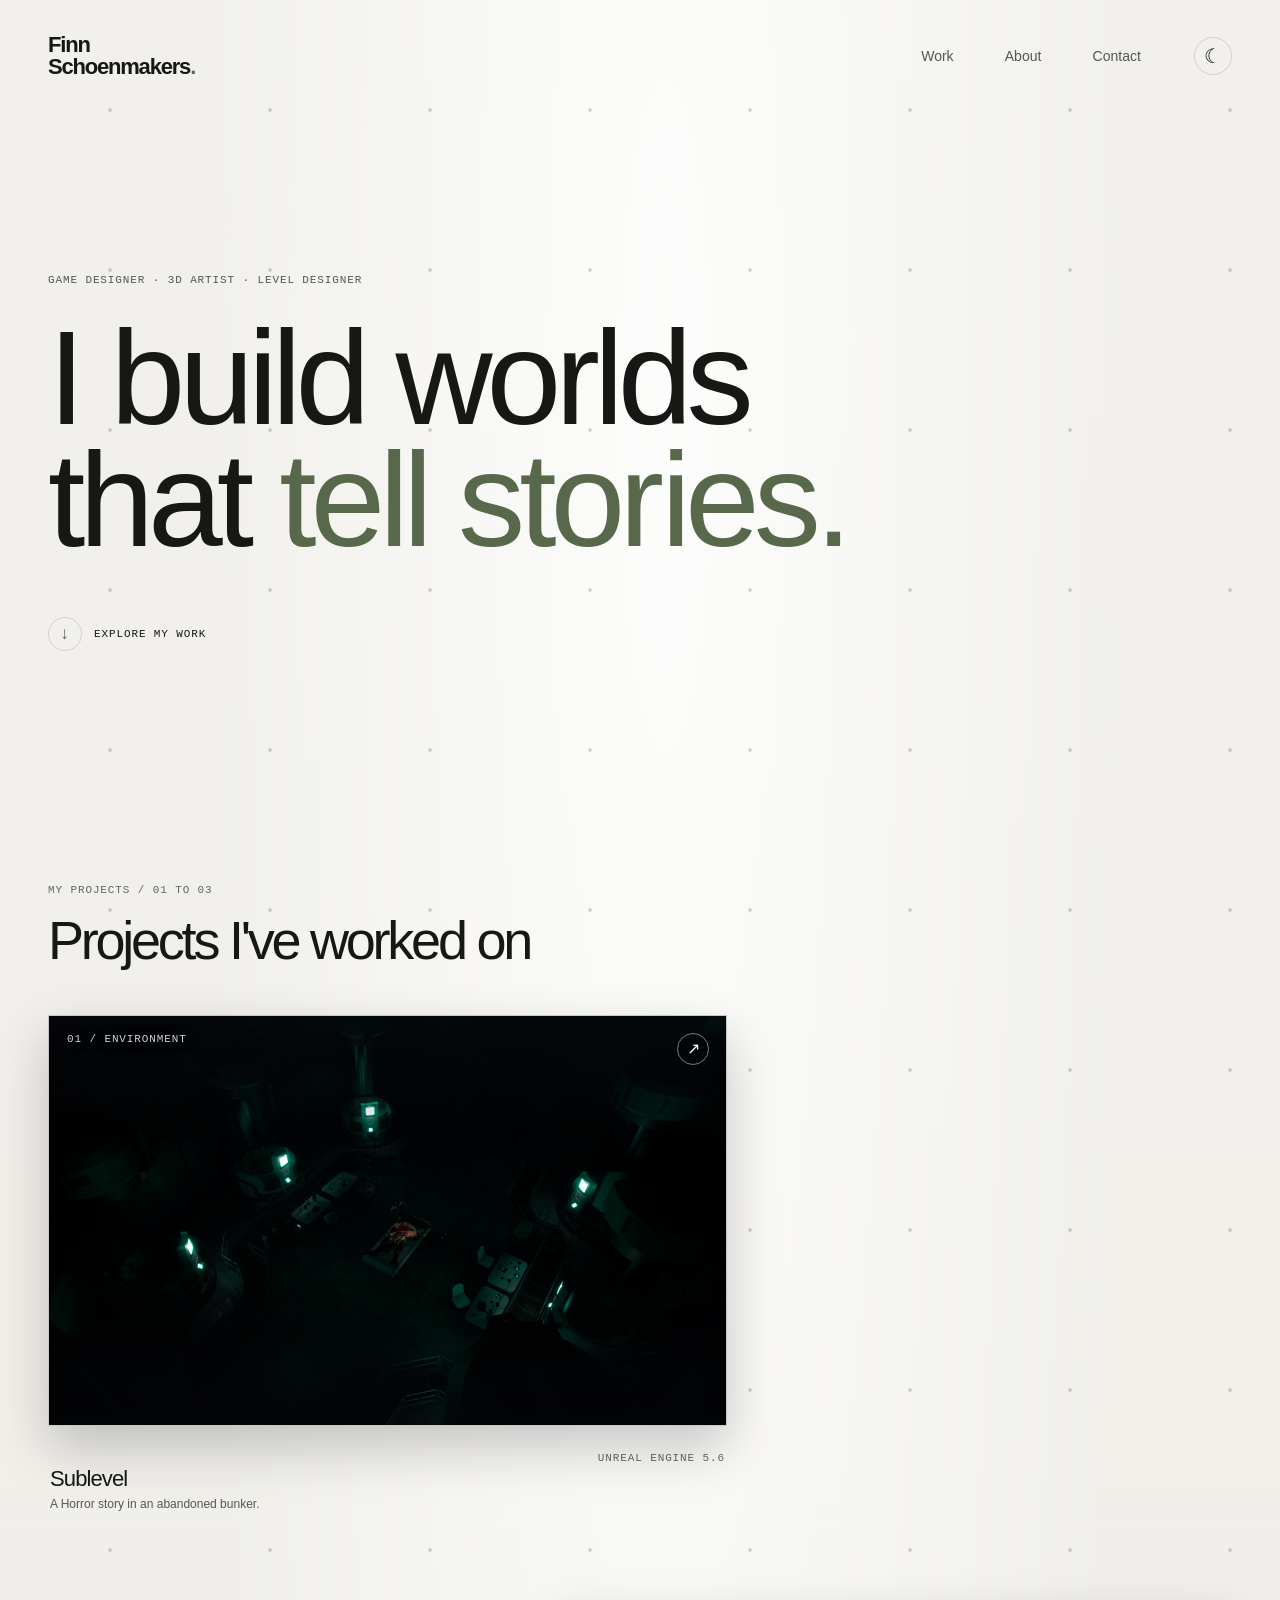
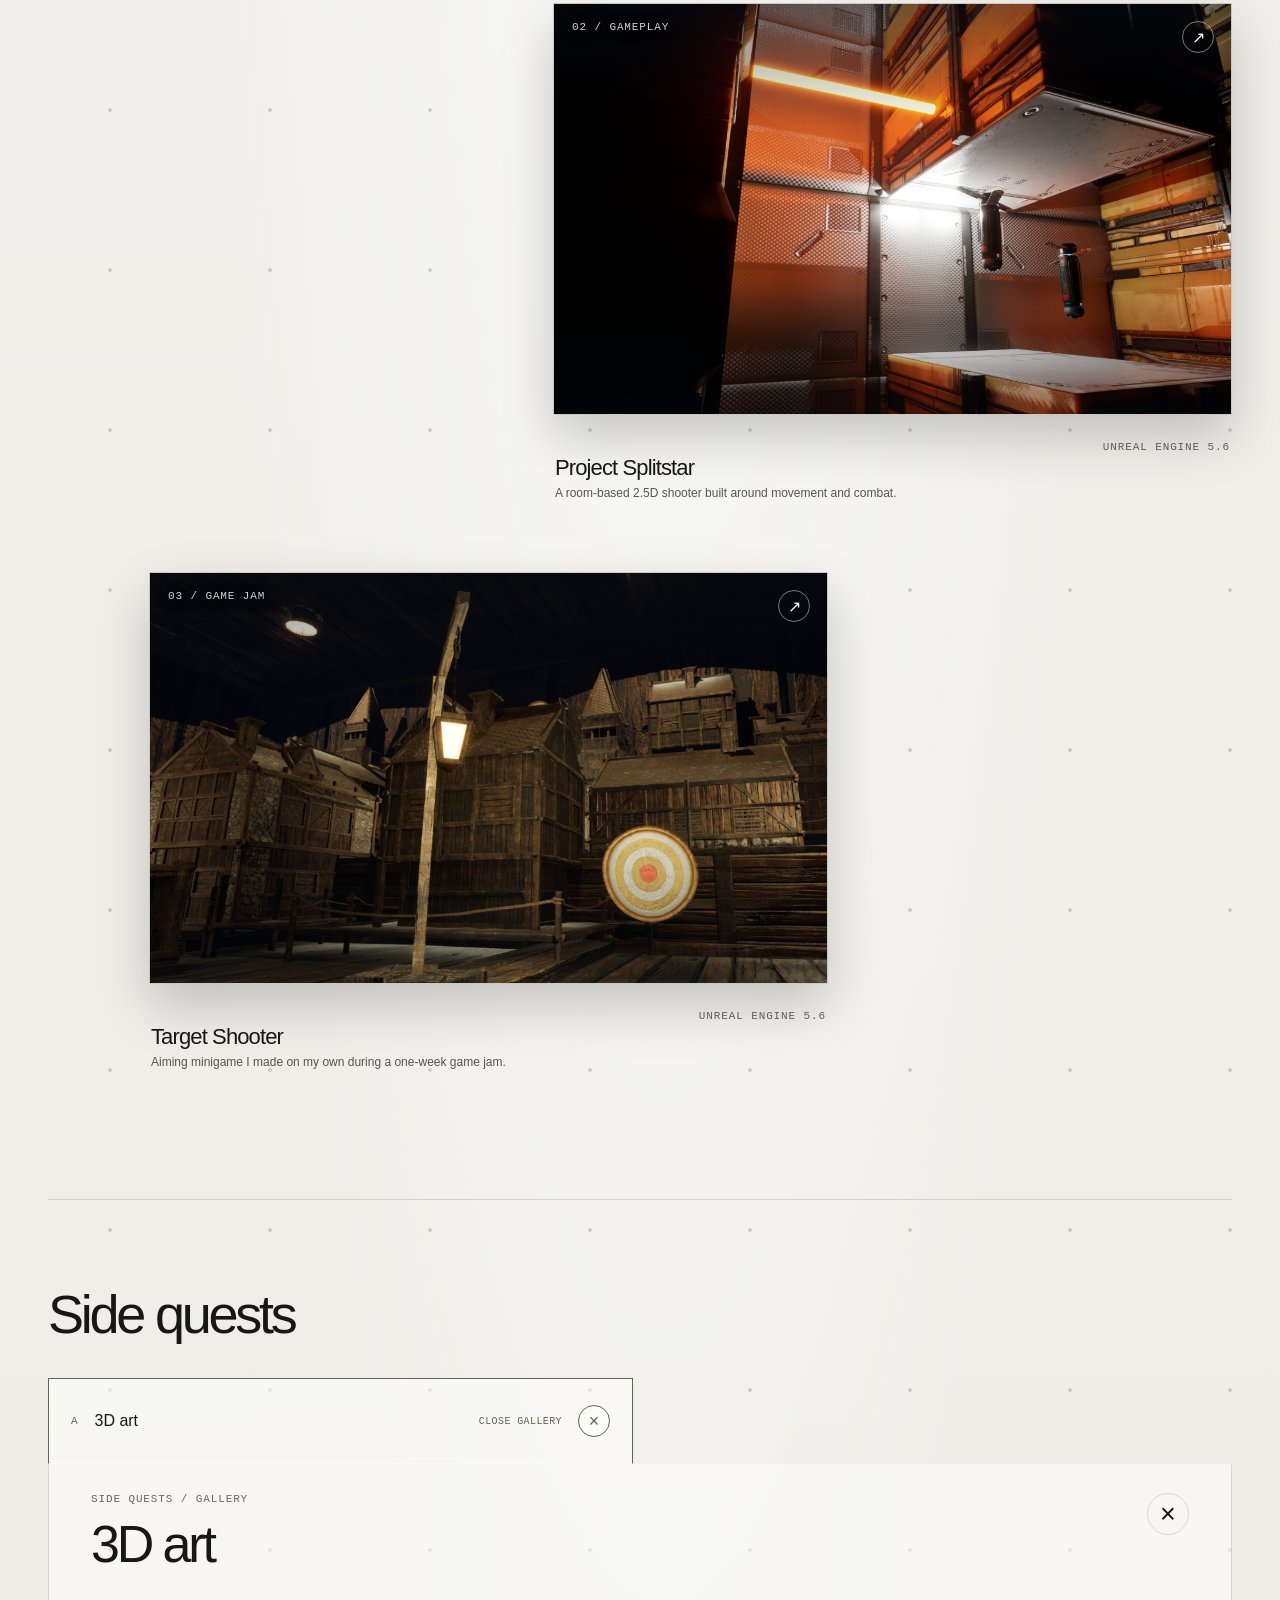
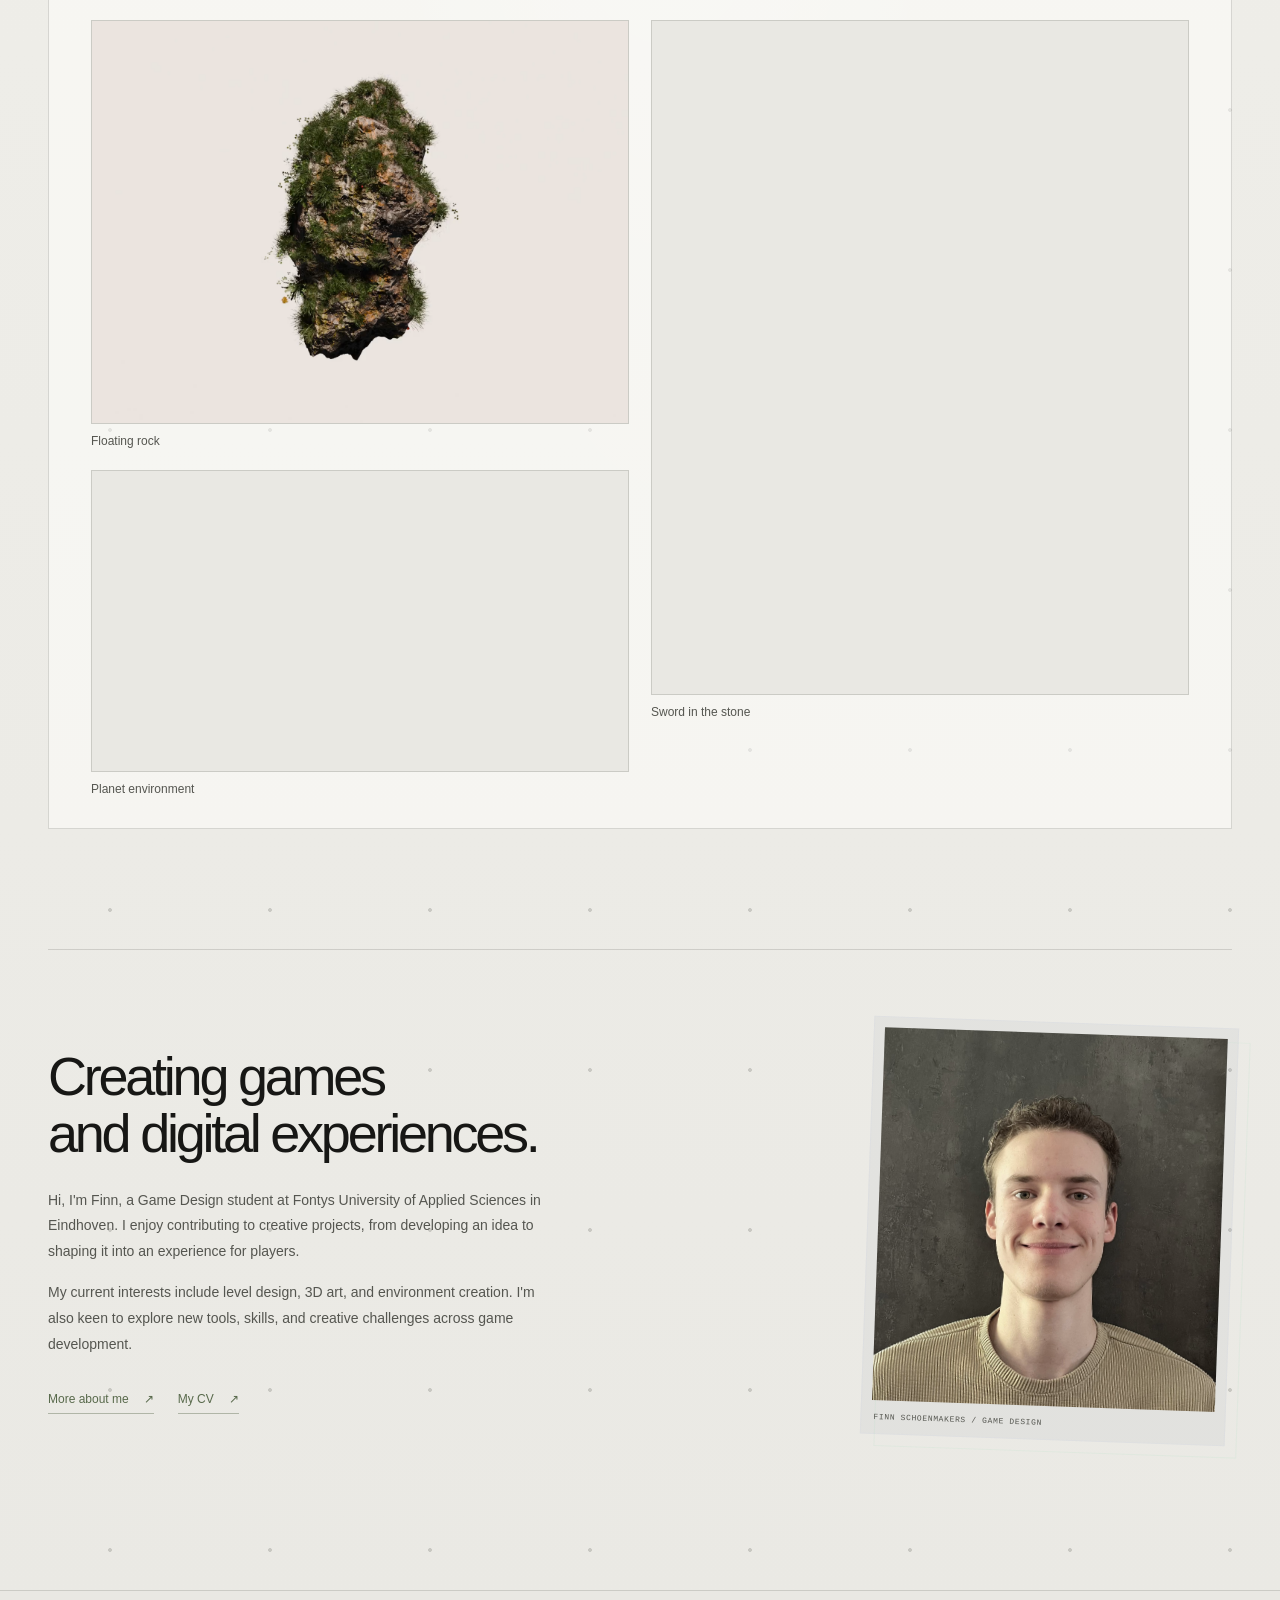
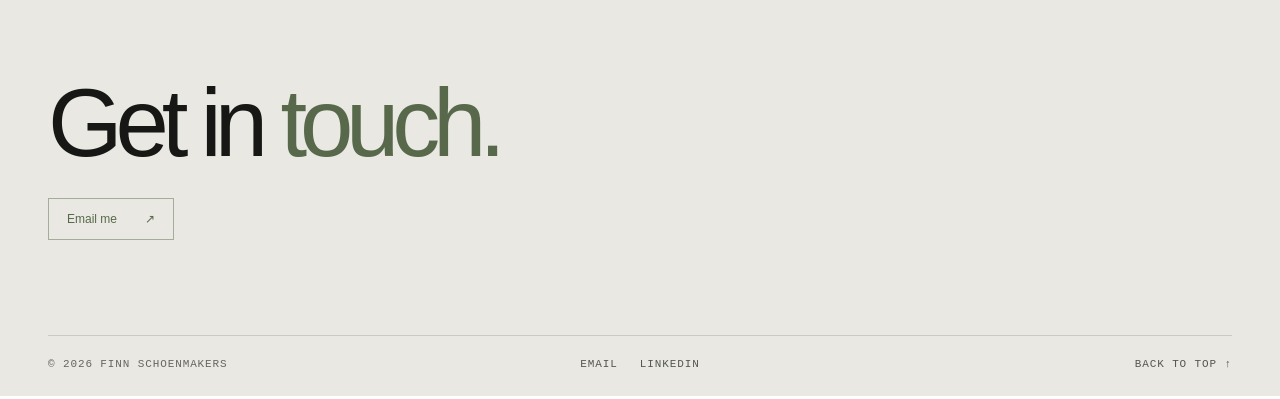
<file: index.html>
<!DOCTYPE html>
<html lang="en">
<head>
    <meta charset="UTF-8">
    <meta name="viewport" content="width=device-width, initial-scale=1.0">
    <meta name="theme-color" content="#f1f0ec">
    <meta name="description" content="Finn Schoenmakers is a game designer and 3D artist building worlds that tell stories.">
    <title>Finn Schoenmakers | Game Designer &amp; 3D Artist</title>
    <link rel="stylesheet" href="Css/style.css?v=20261108-2">
    <script src="javaScript/theme.js?v=20261108-1"></script>
    <script src="javaScript/email-copy.js?v=20261108-1" defer></script>
    <script src="javaScript/side-quests.js?v=20261108-1" defer></script>
</head>
<body class="home-page">
    <a class="skip-link" href="#main-content">Skip to main content</a>
    <header class="site-header" id="top">
        <a class="wordmark" href="index.html" aria-label="Finn Schoenmakers, home">Finn<br>Schoenmakers<span class="wordmark-dot">.</span></a>
        <nav class="nav-container" aria-label="Main navigation">
            <a class="nav-link" href="#work">Work</a>
            <a class="nav-link" href="#about">About</a>
            <a class="nav-link" href="#contact">Contact</a>
            <button class="theme-toggle" type="button" data-theme-toggle aria-label="Switch to dark mode" aria-pressed="false">
                <span data-theme-icon aria-hidden="true">☾</span>
            </button>
        </nav>
    </header>

    <main id="main-content">
        <section class="hero" aria-labelledby="hero-title">
            <p class="hero-kicker">Game designer · 3D artist · Level designer</p>
            <h1 id="hero-title">I build worlds<br>that <span>tell sto<span>r</span><span class="hero-story-kerning">i</span>es.</span></h1>
            <div class="hero-bottom">
                <a class="scroll-cue" href="#work"><span class="scroll-arrow" aria-hidden="true">↓</span><span>Explore my work</span></a>
            </div>
        </section>

        <section class="work-section section-shell" id="work" aria-labelledby="work-title">
            <div class="section-heading">
                <div>
                    <p class="eyebrow">My projects / 01 to 03</p>
                    <h2 id="work-title">Projects I've worked on</h2>
                </div>
            </div>

            <div class="projects-grid">
                <a href="projectSublevel.html" class="project-card project-card--sublevel">
                    <div class="project-image">
                        <img src="Images/Index images/SublevelMainMenu.png" alt="" loading="lazy" decoding="async">
                        <span class="project-number">01 / ENVIRONMENT</span>
                        <span class="project-open" aria-hidden="true">↗︎</span>
                    </div>
                    <div class="project-meta">
                        <div><h3 class="project-title">Sublevel</h3><p class="project-description">A Horror story in an abandoned bunker.</p></div>
                        <span class="project-engine">Unreal Engine 5.6</span>
                    </div>
                </a>

                <a href="projectSplitstar.html" class="project-card project-card--splitstar">
                    <div class="project-image">
                        <img src="Images/Index images/ProjectSplitstar.png" alt="" loading="lazy" decoding="async">
                        <span class="project-number">02 / GAMEPLAY</span>
                        <span class="project-open" aria-hidden="true">↗︎</span>
                    </div>
                    <div class="project-meta">
                        <div><h3 class="project-title">Project Splitstar</h3><p class="project-description">A room-based 2.5D shooter built around movement and combat.</p></div>
                        <span class="project-engine">Unreal Engine 5.6</span>
                    </div>
                </a>

                <a href="targetShooter.html" class="project-card project-card--target">
                    <div class="project-image">
                        <img src="Images/Index images/TargetShooterindex.png" alt="" loading="lazy" decoding="async">
                        <span class="project-number">03 / GAME JAM</span>
                        <span class="project-open" aria-hidden="true">↗︎</span>
                    </div>
                    <div class="project-meta">
                        <div><h3 class="project-title">Target Shooter</h3><p class="project-description">Aiming minigame I made on my own during a one-week game jam.</p></div>
                        <span class="project-engine">Unreal Engine 5.6</span>
                    </div>
                </a>
            </div>
        </section>

        <section class="side-quests section-shell" aria-labelledby="side-quests-title">
            <div class="section-heading section-heading--center">
                <div>
                    <h2 id="side-quests-title">Side quests</h2>
                </div>
            </div>
            <div class="quest-list">
                <button class="quest-item" type="button" data-gallery="art" aria-expanded="false" aria-controls="quest-gallery-panel">
                    <span class="quest-index">A</span><span class="quest-title">3D art</span><span class="quest-action">View gallery</span><span class="quest-mark" aria-hidden="true">↗︎</span>
                </button>
            </div>
            <section class="quest-gallery-panel" id="quest-gallery-panel" aria-labelledby="quest-gallery-title" aria-hidden="true" inert>
                <div class="quest-gallery-panel-inner">
                    <div class="quest-drawer-header">
                        <div>
                            <p class="eyebrow">Side quests / gallery</p>
                            <h2 id="quest-gallery-title" tabindex="-1"></h2>
                        </div>
                        <button class="quest-drawer-close" type="button" aria-label="Close gallery">×</button>
                    </div>
                    <div class="quest-gallery" id="quest-gallery-content"></div>
                </div>
            </section>
        </section>

        <section class="about-section section-shell" id="about" aria-labelledby="about-title">
            <div class="about-copy">
                <h2 id="about-title">Creating games<br>and digital experiences.</h2>
                <p class="about-text">Hi, I'm Finn, a Game Design student at Fontys University of Applied Sciences in Eindhoven. I enjoy contributing to creative projects, from developing an idea to shaping it into an experience for players.</p>
                <p class="about-text">My current interests include level design, 3D art, and environment creation. I'm also keen to explore new tools, skills, and creative challenges across game development.</p>
                <div class="about-actions">
                    <a class="text-link" href="aboutme.html">More about me <span aria-hidden="true">↗︎</span></a>
                    <a class="text-link" href="Files/CV ATS.pdf" target="_blank" rel="noopener noreferrer">My CV <span aria-hidden="true">↗︎</span></a>
                </div>
            </div>
            <div class="about-portrait">
                <img src="Images/Index images/CV foto.jpeg" alt="Portrait of Finn Schoenmakers">
                <span class="portrait-caption">FINN SCHOENMAKERS / GAME DESIGN</span>
            </div>
        </section>
    </main>

    <template id="gallery-art">
        <figure class="quest-gallery-item">
            <button class="quest-gallery-item-button" type="button" aria-expanded="false" aria-controls="art-detail-floating-rock">
                <img src="Images/3d-art/FloatingRock.png" alt="Floating rock covered in grass and vegetation" loading="lazy" decoding="async">
                <span class="quest-gallery-item-caption">Floating rock</span>
            </button>
            <p class="quest-gallery-item-detail" id="art-detail-floating-rock" hidden>I originally made this floating rock as a background object for the website, but decided to scrap that idea. I had already made the model, though, and still liked it. I also experimented with randomizers in Blender.</p>
        </figure>
        <figure class="quest-gallery-item quest-gallery-item--portrait">
            <button class="quest-gallery-item-button" type="button" aria-expanded="false" aria-controls="art-detail-sword">
                <img src="Images/3d-art/sword-in-the-stone.png" alt="A glowing sword embedded in a stone pedestal" loading="lazy" decoding="async">
                <span class="quest-gallery-item-caption">Sword in the stone</span>
            </button>
            <p class="quest-gallery-item-detail" id="art-detail-sword" hidden>This was the first thing I ever finished in Blender. It taught me the basics of its different aspects.</p>
        </figure>
        <figure class="quest-gallery-item">
            <button class="quest-gallery-item-button" type="button" aria-expanded="false" aria-controls="art-detail-planet">
                <img class="quest-gallery-image--landscape" src="Images/3d-art/planet-first-time.png" alt="A detailed green planet seen from orbit, with clouds and sunlight along the horizon" loading="lazy" decoding="async">
                <span class="quest-gallery-item-caption">Planet environment</span>
            </button>
            <p class="quest-gallery-item-detail" id="art-detail-planet" hidden>For this model, I experimented a lot with materials. The planet itself is a simple sphere, but the different material layers add depth and detail to the object. I really enjoyed working on it.</p>
        </figure>
    </template>

    <footer class="footer" id="contact">
        <div class="footer-content">
            <h2>Get in <span>touch.</span></h2>
            <a class="contact-link" href="mailto:fischoenmakers@gmail.com">Email me <span aria-hidden="true">↗︎</span></a>
            <div class="footer-bottom">
                <span>© 2026 Finn Schoenmakers</span>
                <div class="footer-links">
                    <a class="footer-link" href="mailto:fischoenmakers@gmail.com">Email</a>
                    <a class="footer-link" href="https://www.linkedin.com/in/finn-schoenmakers-107a82269" target="_blank" rel="noopener noreferrer">LinkedIn</a>
                </div>
                <a class="footer-link back-to-top" href="#top">Back to top ↑</a>
            </div>
        </div>
    </footer>
</body>
</html>
</file>
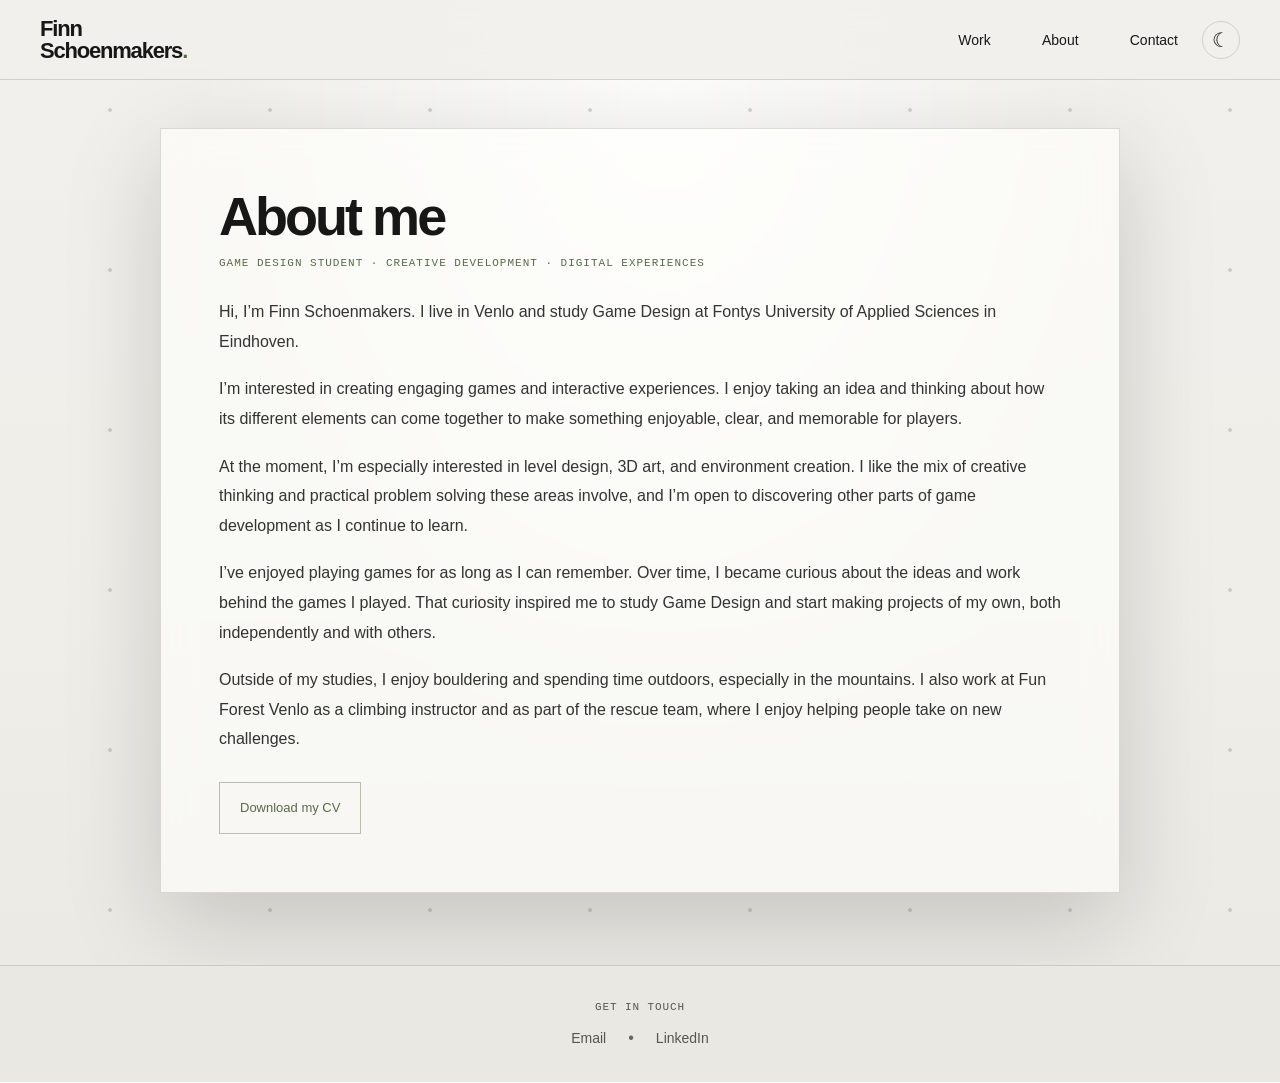
<file: aboutme.html>
<!DOCTYPE html>
<html lang="en">
<head>
    <meta charset="UTF-8">
    <meta name="viewport" content="width=device-width, initial-scale=1.0">
    <meta name="theme-color" content="#f1f0ec">
    <title>About Me | Finn Schoenmakers</title>
    <link rel="stylesheet" href="Css/style.css?v=20261028-1">
    <script src="javaScript/theme.js?v=20261108-1"></script>
    <script src="javaScript/email-copy.js?v=20261108-1" defer></script>
</head>
<body class="about-page">
    <a class="skip-link" href="#main-content">Skip to main content</a>
    <!-- Navigation Bar -->
    <nav class="navbar" aria-label="Main navigation">
        <div class="navbar-inner">
            <a class="wordmark" href="index.html" aria-label="Finn Schoenmakers, home">Finn<br>Schoenmakers<span class="wordmark-dot">.</span></a>
            <div class="nav-container">
                <a href="index.html#work" class="nav-link">Work</a>
                <a href="aboutme.html" class="nav-link" aria-current="page">About</a>
                <a href="mailto:fischoenmakers@gmail.com" class="nav-link">Contact</a>
            </div>
            <button class="theme-toggle" type="button" data-theme-toggle aria-label="Switch to dark mode" aria-pressed="false">
                <span data-theme-icon aria-hidden="true">☾</span>
            </button>
        </div>
    </nav>

    <!-- Main Container -->
    <main class="main-container" id="main-content">
        <div class="bio-card" style="flex: 1;">
            <h1 class="project-title">About me</h1>
            <p class="project-type">Game design student · Creative development · Digital experiences</p>
            
            <div class="cv-section">
                <p class="bio-text">Hi, I’m Finn Schoenmakers. I live in Venlo and study Game Design at Fontys University of Applied Sciences in Eindhoven.</p>

                <p class="bio-text">I’m interested in creating engaging games and interactive experiences. I enjoy taking an idea and thinking about how its different elements can come together to make something enjoyable, clear, and memorable for players.</p>

                <p class="bio-text">At the moment, I’m especially interested in level design, 3D art, and environment creation. I like the mix of creative thinking and practical problem solving these areas involve, and I’m open to discovering other parts of game development as I continue to learn.</p>

                <p class="bio-text">I’ve enjoyed playing games for as long as I can remember. Over time, I became curious about the ideas and work behind the games I played. That curiosity inspired me to study Game Design and start making projects of my own, both independently and with others.</p>

                <p class="bio-text">Outside of my studies, I enjoy bouldering and spending time outdoors, especially in the mountains. I also work at Fun Forest Venlo as a climbing instructor and as part of the rescue team, where I enjoy helping people take on new challenges.</p>

                <p class="bio-text">
                    <a href="Files/CV ATS.pdf" class="cv-link" target="_blank" rel="noopener noreferrer">Download my CV</a>
                </p>
            </div>
        </div>
    </main>

    <!-- Footer -->
    <footer class="footer footer--simple">
        <div class="footer-content">
            <p>Get in touch</p>
            <div class="footer-links">
                <a href="mailto:fischoenmakers@gmail.com" class="footer-link">Email</a>
                <span class="footer-separator">•</span>
                <a href="https://www.linkedin.com/in/finn-schoenmakers-107a82269" class="footer-link" target="_blank" rel="noopener noreferrer">LinkedIn</a>
            </div>
        </div>
    </footer>
</body>
</html>
</file>
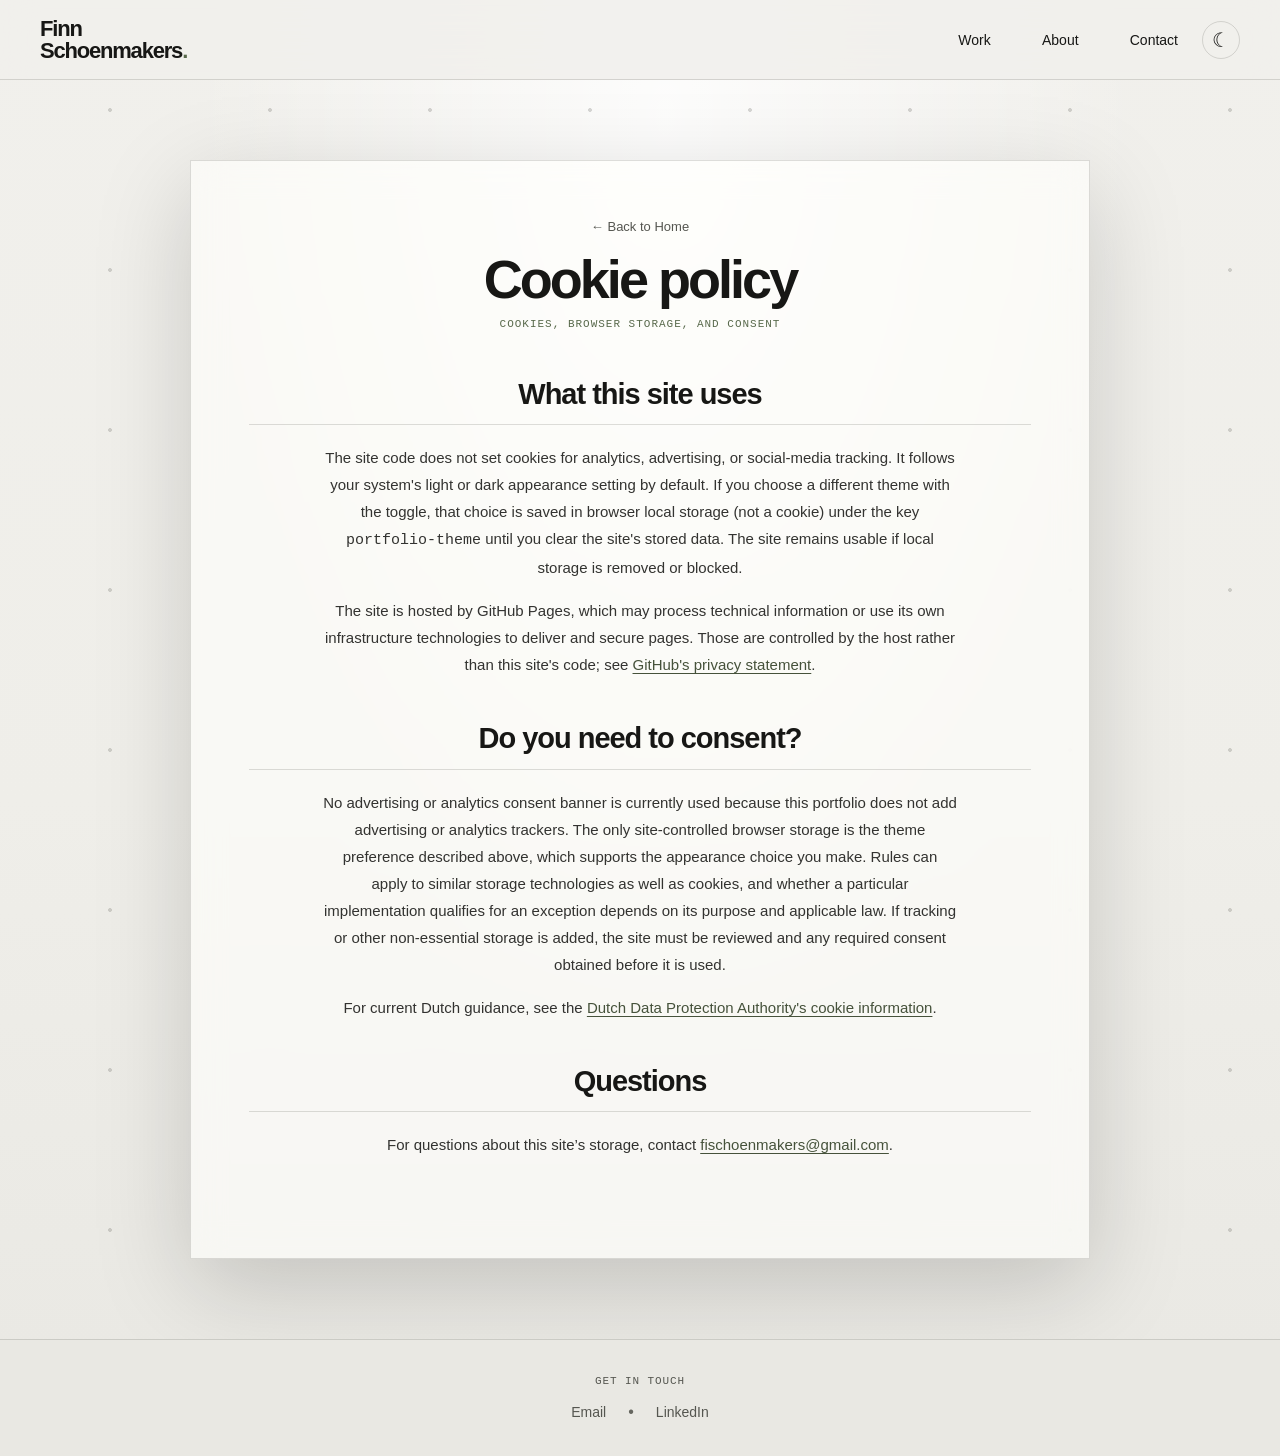
<file: cookie-policy.html>
<!DOCTYPE html>
<html lang="en">
<head>
    <meta charset="UTF-8">
    <meta name="viewport" content="width=device-width, initial-scale=1.0">
    <meta name="theme-color" content="#f1f0ec">
    <meta name="description" content="Cookie and local-storage information for Finn Schoenmakers' portfolio.">
    <title>Cookie Policy - Finn Schoenmakers</title>
    <link rel="stylesheet" href="Css/style.css?v=20261028-1">
    <script src="javaScript/theme.js?v=20261108-1"></script>
    <script src="javaScript/email-copy.js?v=20261108-1" defer></script>
</head>
<body class="project-page legal-page">
    <a class="skip-link" href="#main-content">Skip to main content</a>
    <nav class="navbar" aria-label="Main navigation">
        <div class="navbar-inner">
            <a class="wordmark" href="index.html" aria-label="Finn Schoenmakers, home">Finn<br>Schoenmakers<span class="wordmark-dot">.</span></a>
            <div class="nav-container">
                <a href="index.html#work" class="nav-link">Work</a>
                <a href="aboutme.html" class="nav-link">About</a>
                <a href="index.html#contact" class="nav-link">Contact</a>
            </div>
            <button class="theme-toggle" type="button" data-theme-toggle aria-label="Switch to dark mode" aria-pressed="false">
                <span data-theme-icon aria-hidden="true">☾</span>
            </button>
        </div>
    </nav>

    <main class="main-container legal-main" id="main-content">
        <article class="bio-card legal-card">
            <a href="index.html" class="back-link">← Back to Home</a>
            <h1 class="project-title">Cookie policy</h1>
            <p class="project-type">Cookies, browser storage, and consent</p>
            <section class="cv-section legal-section">
                <h2>What this site uses</h2>
                <p class="bio-text">The site code does not set cookies for analytics, advertising, or social-media tracking. It follows your system's light or dark appearance setting by default. If you choose a different theme with the toggle, that choice is saved in browser local storage (not a cookie) under the key <code>portfolio-theme</code> until you clear the site's stored data. The site remains usable if local storage is removed or blocked.</p>
                <p class="bio-text">The site is hosted by GitHub Pages, which may process technical information or use its own infrastructure technologies to deliver and secure pages. Those are controlled by the host rather than this site's code; see <a href="https://docs.github.com/en/site-policy/privacy-policies/github-general-privacy-statement">GitHub's privacy statement</a>.</p>
            </section>
            <section class="cv-section legal-section">
                <h2>Do you need to consent?</h2>
                <p class="bio-text">No advertising or analytics consent banner is currently used because this portfolio does not add advertising or analytics trackers. The only site-controlled browser storage is the theme preference described above, which supports the appearance choice you make. Rules can apply to similar storage technologies as well as cookies, and whether a particular implementation qualifies for an exception depends on its purpose and applicable law. If tracking or other non-essential storage is added, the site must be reviewed and any required consent obtained before it is used.</p>
                <p class="bio-text">For current Dutch guidance, see the <a href="https://www.autoriteitpersoonsgegevens.nl/themas/internet-slimme-apparaten/cookies">Dutch Data Protection Authority's cookie information</a>.</p>
            </section>
            <section class="cv-section legal-section">
                <h2>Questions</h2>
                <p class="bio-text">For questions about this site’s storage, contact <a href="mailto:fischoenmakers@gmail.com">fischoenmakers@gmail.com</a>.</p>
            </section>
        </article>
    </main>

    <footer class="footer footer--simple">
        <div class="footer-content">
            <p>Get in touch</p>
            <div class="footer-links">
                <a href="mailto:fischoenmakers@gmail.com" class="footer-link">Email</a>
                <span class="footer-separator">•</span>
                <a href="https://www.linkedin.com/in/finn-schoenmakers-107a82269" class="footer-link" target="_blank" rel="noopener noreferrer">LinkedIn</a>
            </div>
        </div>
    </footer>
</body>
</html>
</file>
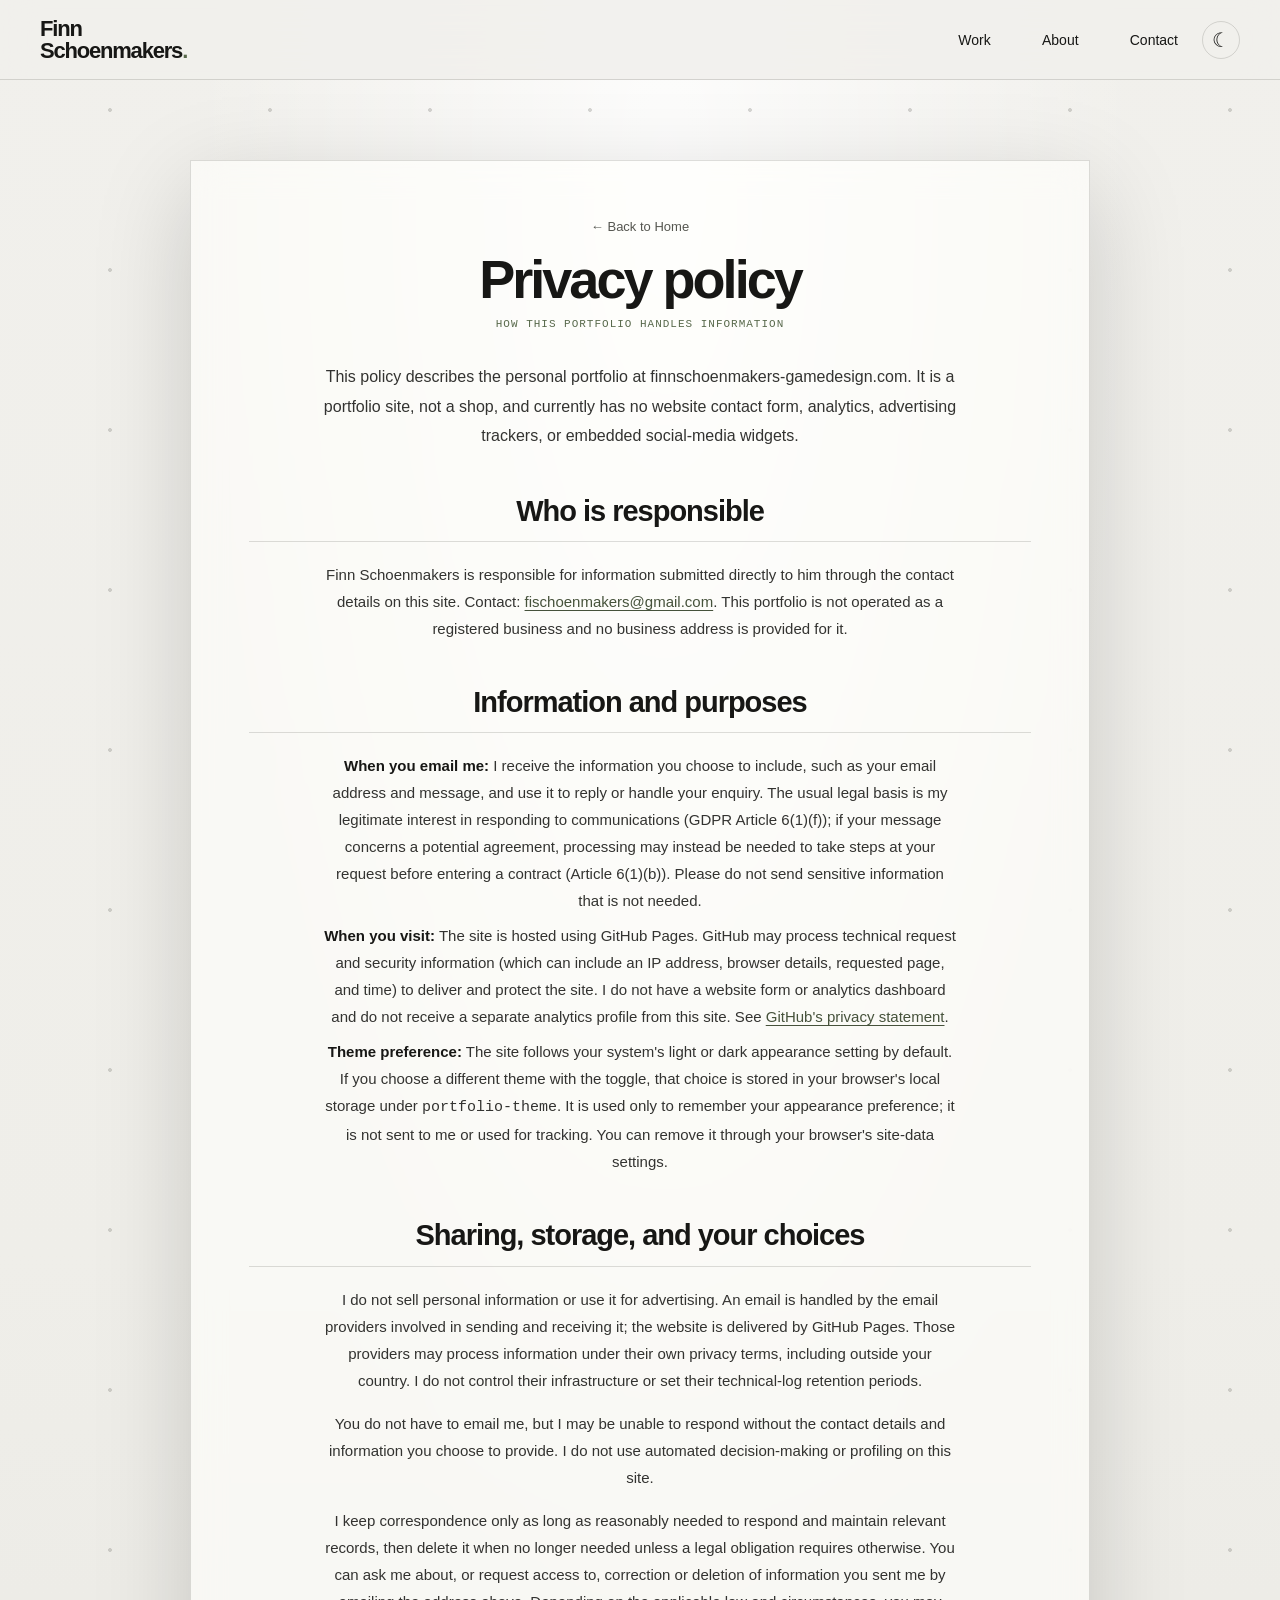
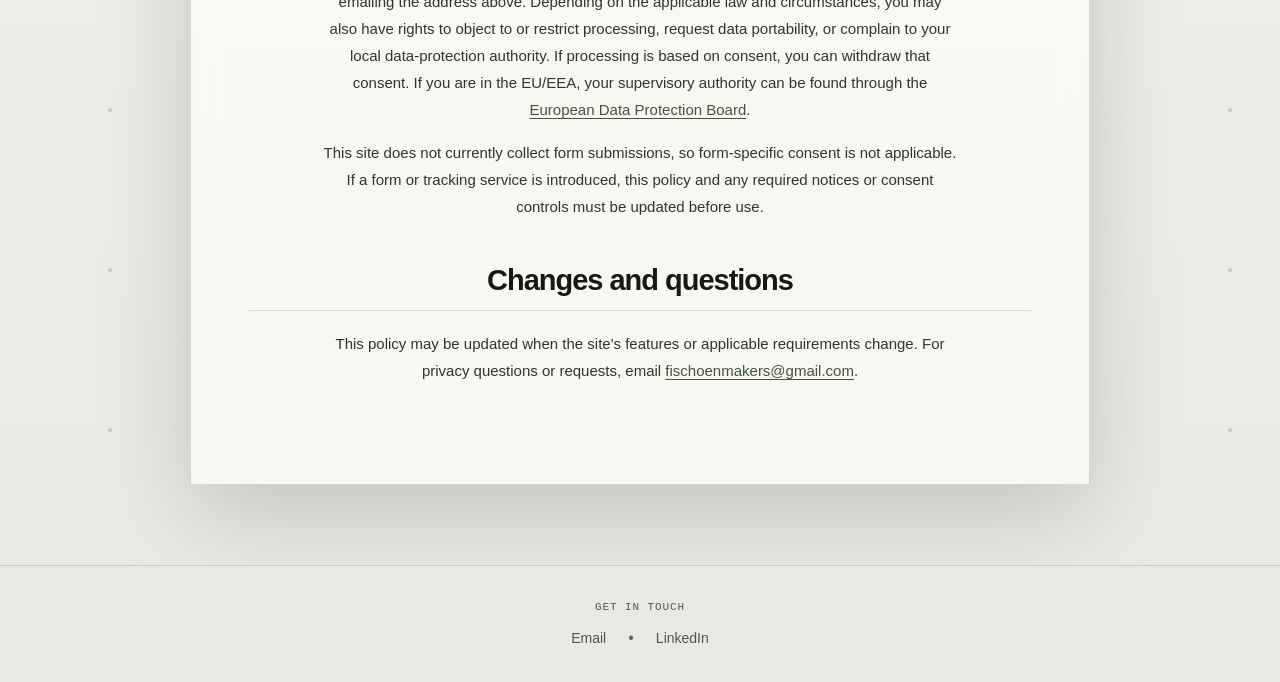
<file: privacy-policy.html>
<!DOCTYPE html>
<html lang="en">
<head>
    <meta charset="UTF-8">
    <meta name="viewport" content="width=device-width, initial-scale=1.0">
    <meta name="theme-color" content="#f1f0ec">
    <meta name="description" content="Privacy information for the portfolio website of Finn Schoenmakers.">
    <title>Privacy Policy - Finn Schoenmakers</title>
    <link rel="stylesheet" href="Css/style.css?v=20261028-1">
    <script src="javaScript/theme.js?v=20261108-1"></script>
    <script src="javaScript/email-copy.js?v=20261108-1" defer></script>
</head>
<body class="project-page legal-page">
    <a class="skip-link" href="#main-content">Skip to main content</a>
    <nav class="navbar" aria-label="Main navigation">
        <div class="navbar-inner">
            <a class="wordmark" href="index.html" aria-label="Finn Schoenmakers, home">Finn<br>Schoenmakers<span class="wordmark-dot">.</span></a>
            <div class="nav-container">
                <a href="index.html#work" class="nav-link">Work</a>
                <a href="aboutme.html" class="nav-link">About</a>
                <a href="index.html#contact" class="nav-link">Contact</a>
            </div>
            <button class="theme-toggle" type="button" data-theme-toggle aria-label="Switch to dark mode" aria-pressed="false">
                <span data-theme-icon aria-hidden="true">☾</span>
            </button>
        </div>
    </nav>

    <main class="main-container legal-main" id="main-content">
        <article class="bio-card legal-card">
            <a href="index.html" class="back-link">← Back to Home</a>
            <h1 class="project-title">Privacy policy</h1>
            <p class="project-type">How this portfolio handles information</p>
            <p class="bio-text">This policy describes the personal portfolio at finnschoenmakers-gamedesign.com. It is a portfolio site, not a shop, and currently has no website contact form, analytics, advertising trackers, or embedded social-media widgets.</p>

            <section class="cv-section legal-section">
                <h2>Who is responsible</h2>
                <p class="bio-text">Finn Schoenmakers is responsible for information submitted directly to him through the contact details on this site. Contact: <a href="mailto:fischoenmakers@gmail.com">fischoenmakers@gmail.com</a>. This portfolio is not operated as a registered business and no business address is provided for it.</p>
            </section>

            <section class="cv-section legal-section">
                <h2>Information and purposes</h2>
                <ul class="legal-list">
                    <li><strong>When you email me:</strong> I receive the information you choose to include, such as your email address and message, and use it to reply or handle your enquiry. The usual legal basis is my legitimate interest in responding to communications (GDPR Article 6(1)(f)); if your message concerns a potential agreement, processing may instead be needed to take steps at your request before entering a contract (Article 6(1)(b)). Please do not send sensitive information that is not needed.</li>
                    <li><strong>When you visit:</strong> The site is hosted using GitHub Pages. GitHub may process technical request and security information (which can include an IP address, browser details, requested page, and time) to deliver and protect the site. I do not have a website form or analytics dashboard and do not receive a separate analytics profile from this site. See <a href="https://docs.github.com/en/site-policy/privacy-policies/github-general-privacy-statement">GitHub's privacy statement</a>.</li>
                    <li><strong>Theme preference:</strong> The site follows your system's light or dark appearance setting by default. If you choose a different theme with the toggle, that choice is stored in your browser's local storage under <code>portfolio-theme</code>. It is used only to remember your appearance preference; it is not sent to me or used for tracking. You can remove it through your browser's site-data settings.</li>
                </ul>
            </section>

            <section class="cv-section legal-section">
                <h2>Sharing, storage, and your choices</h2>
                <p class="bio-text">I do not sell personal information or use it for advertising. An email is handled by the email providers involved in sending and receiving it; the website is delivered by GitHub Pages. Those providers may process information under their own privacy terms, including outside your country. I do not control their infrastructure or set their technical-log retention periods.</p>
                <p class="bio-text">You do not have to email me, but I may be unable to respond without the contact details and information you choose to provide. I do not use automated decision-making or profiling on this site.</p>
                <p class="bio-text">I keep correspondence only as long as reasonably needed to respond and maintain relevant records, then delete it when no longer needed unless a legal obligation requires otherwise. You can ask me about, or request access to, correction or deletion of information you sent me by emailing the address above. Depending on the applicable law and circumstances, you may also have rights to object to or restrict processing, request data portability, or complain to your local data-protection authority. If processing is based on consent, you can withdraw that consent. If you are in the EU/EEA, your supervisory authority can be found through the <a href="https://www.edpb.europa.eu/about-edpb/about-edpb/members_en">European Data Protection Board</a>.</p>
                <p class="bio-text">This site does not currently collect form submissions, so form-specific consent is not applicable. If a form or tracking service is introduced, this policy and any required notices or consent controls must be updated before use.</p>
            </section>

            <section class="cv-section legal-section">
                <h2>Changes and questions</h2>
                <p class="bio-text">This policy may be updated when the site's features or applicable requirements change. For privacy questions or requests, email <a href="mailto:fischoenmakers@gmail.com">fischoenmakers@gmail.com</a>.</p>
            </section>
        </article>
    </main>

    <footer class="footer footer--simple">
        <div class="footer-content">
            <p>Get in touch</p>
            <div class="footer-links">
                <a href="mailto:fischoenmakers@gmail.com" class="footer-link">Email</a>
                <span class="footer-separator">•</span>
                <a href="https://www.linkedin.com/in/finn-schoenmakers-107a82269" class="footer-link" target="_blank" rel="noopener noreferrer">LinkedIn</a>
            </div>
        </div>
    </footer>
</body>
</html>
</file>
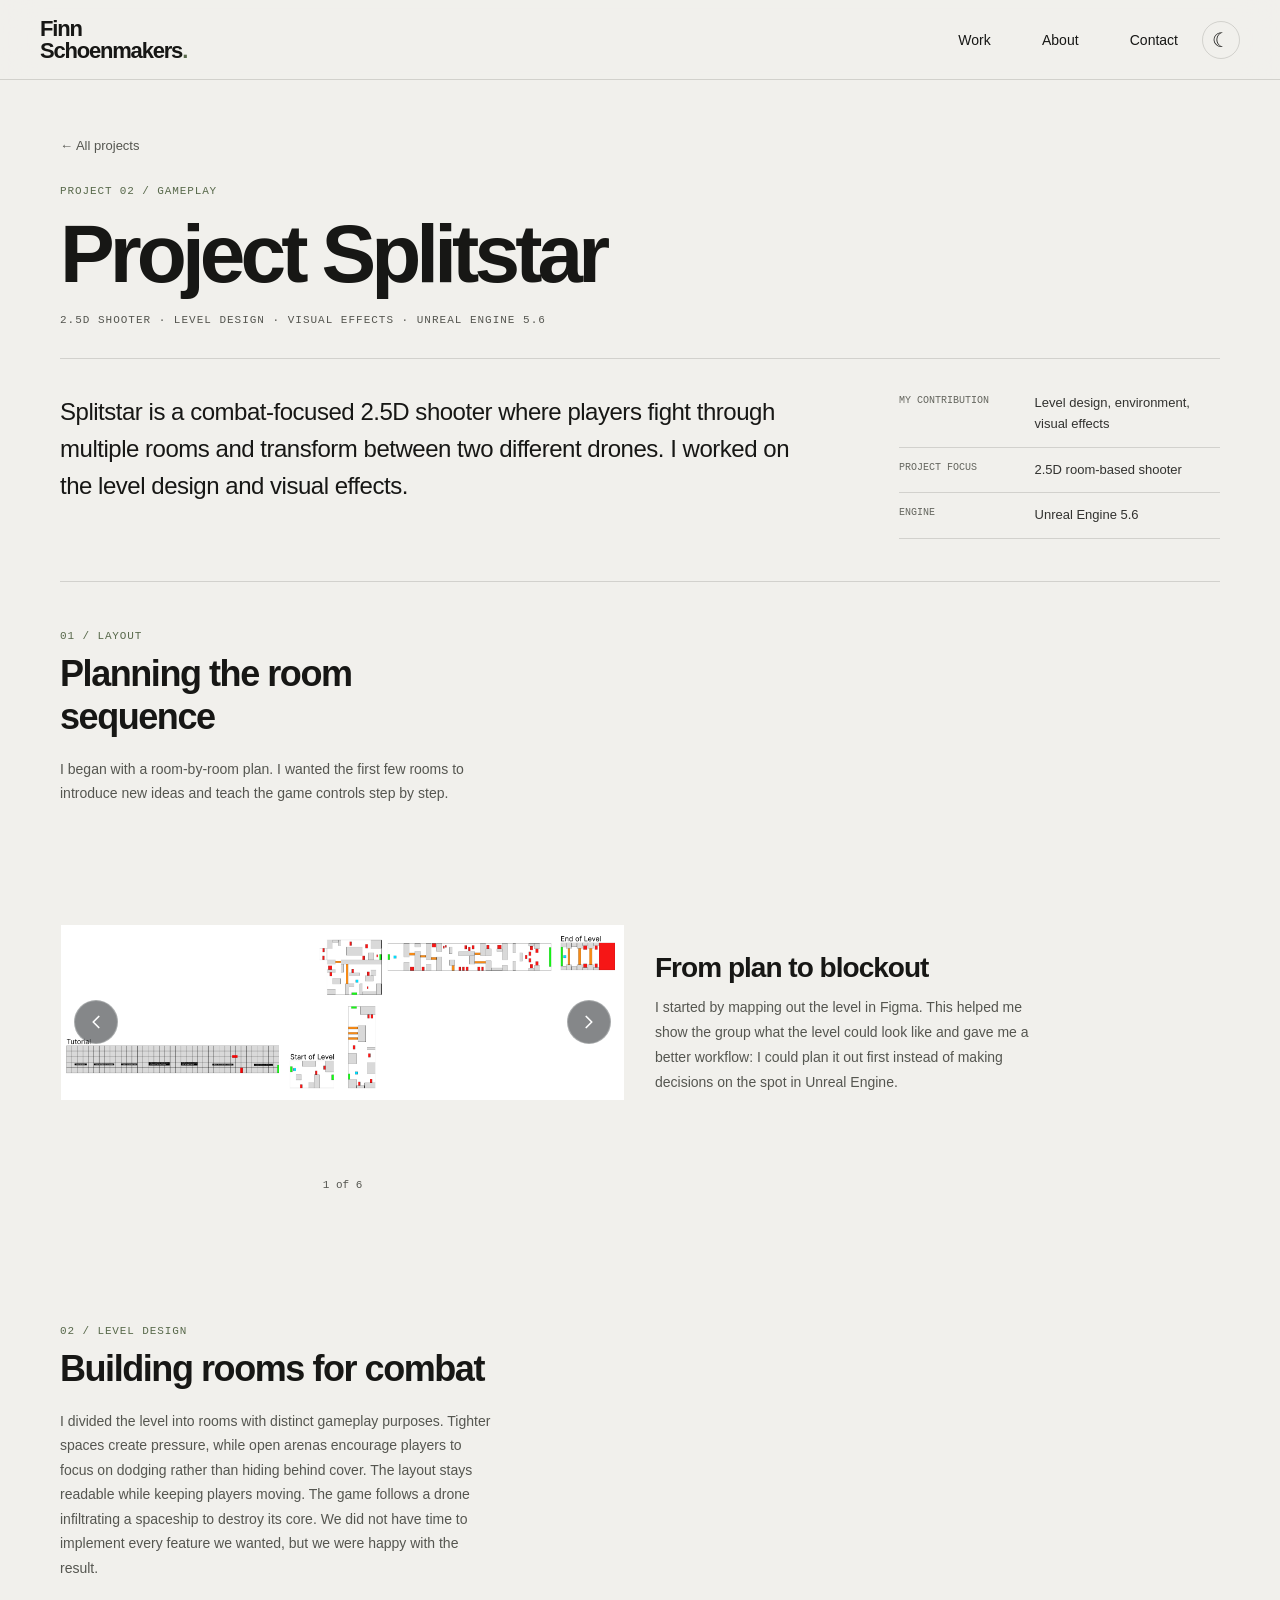
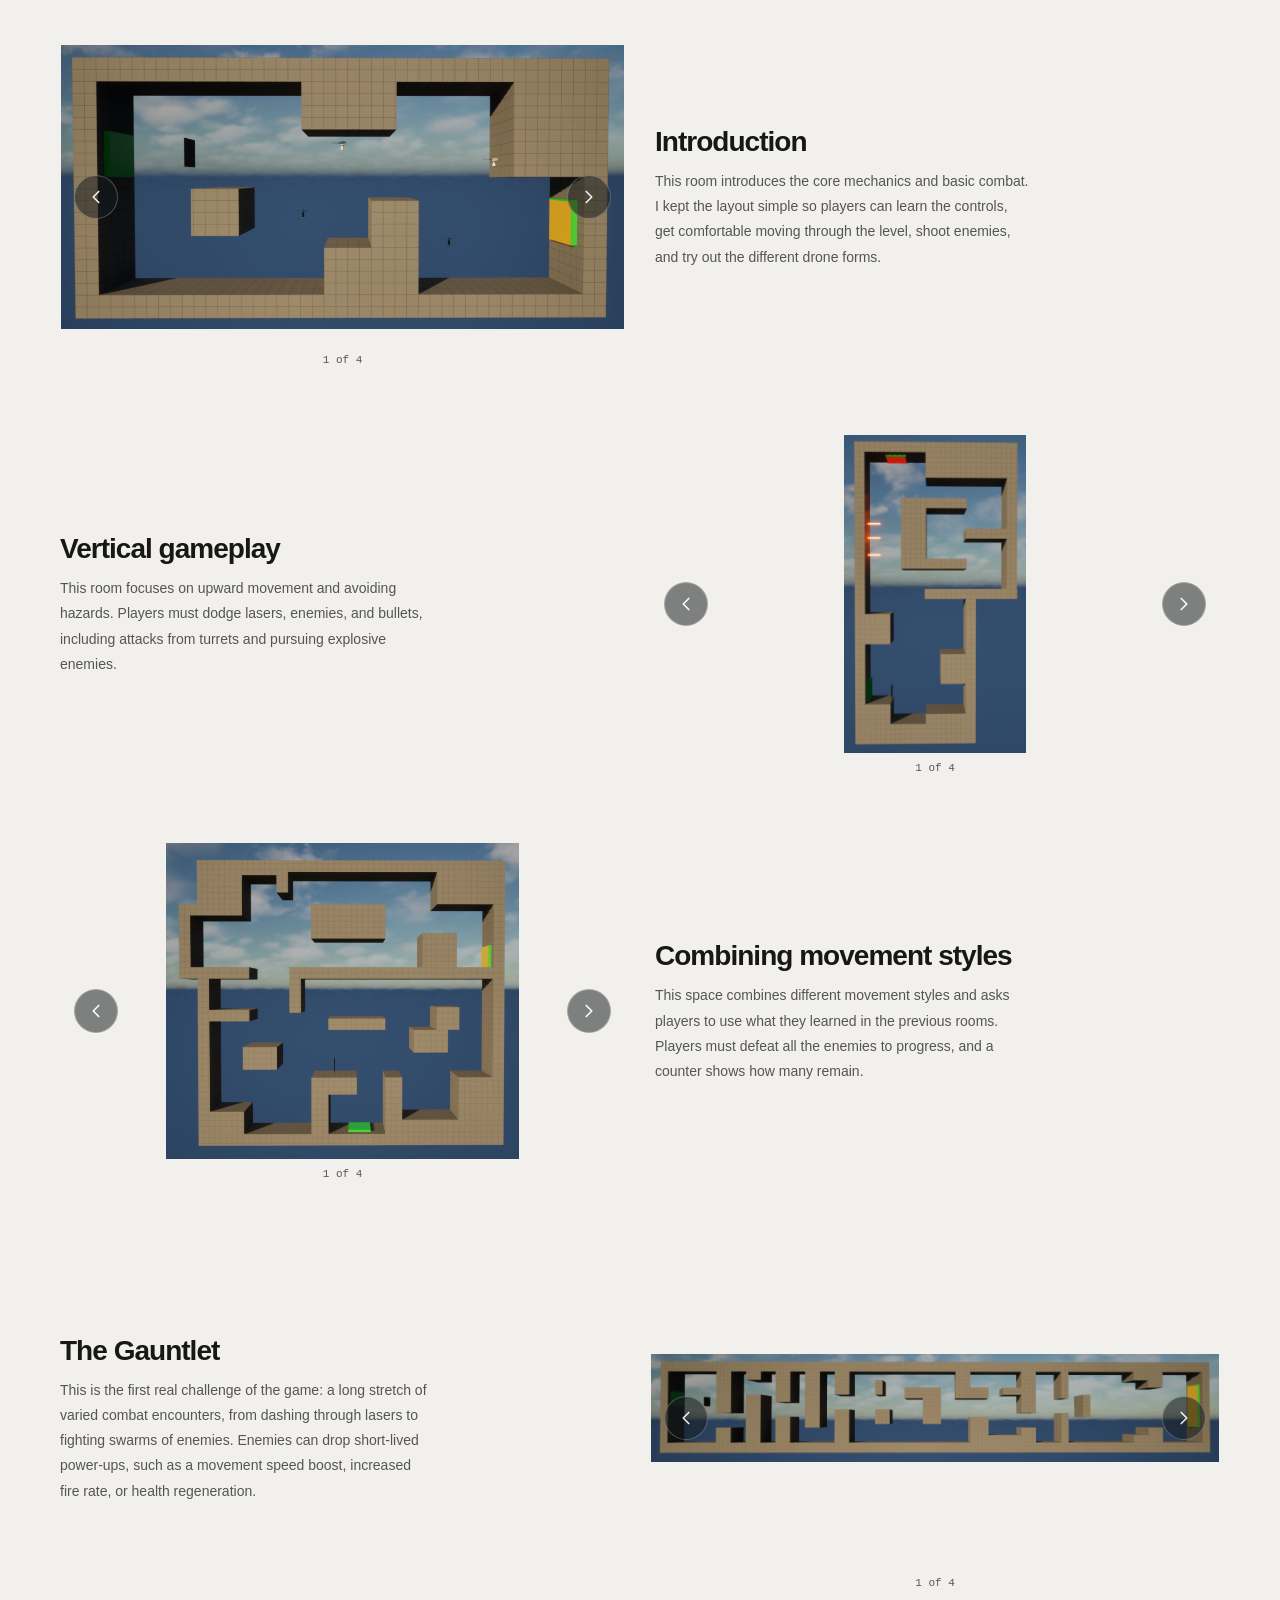
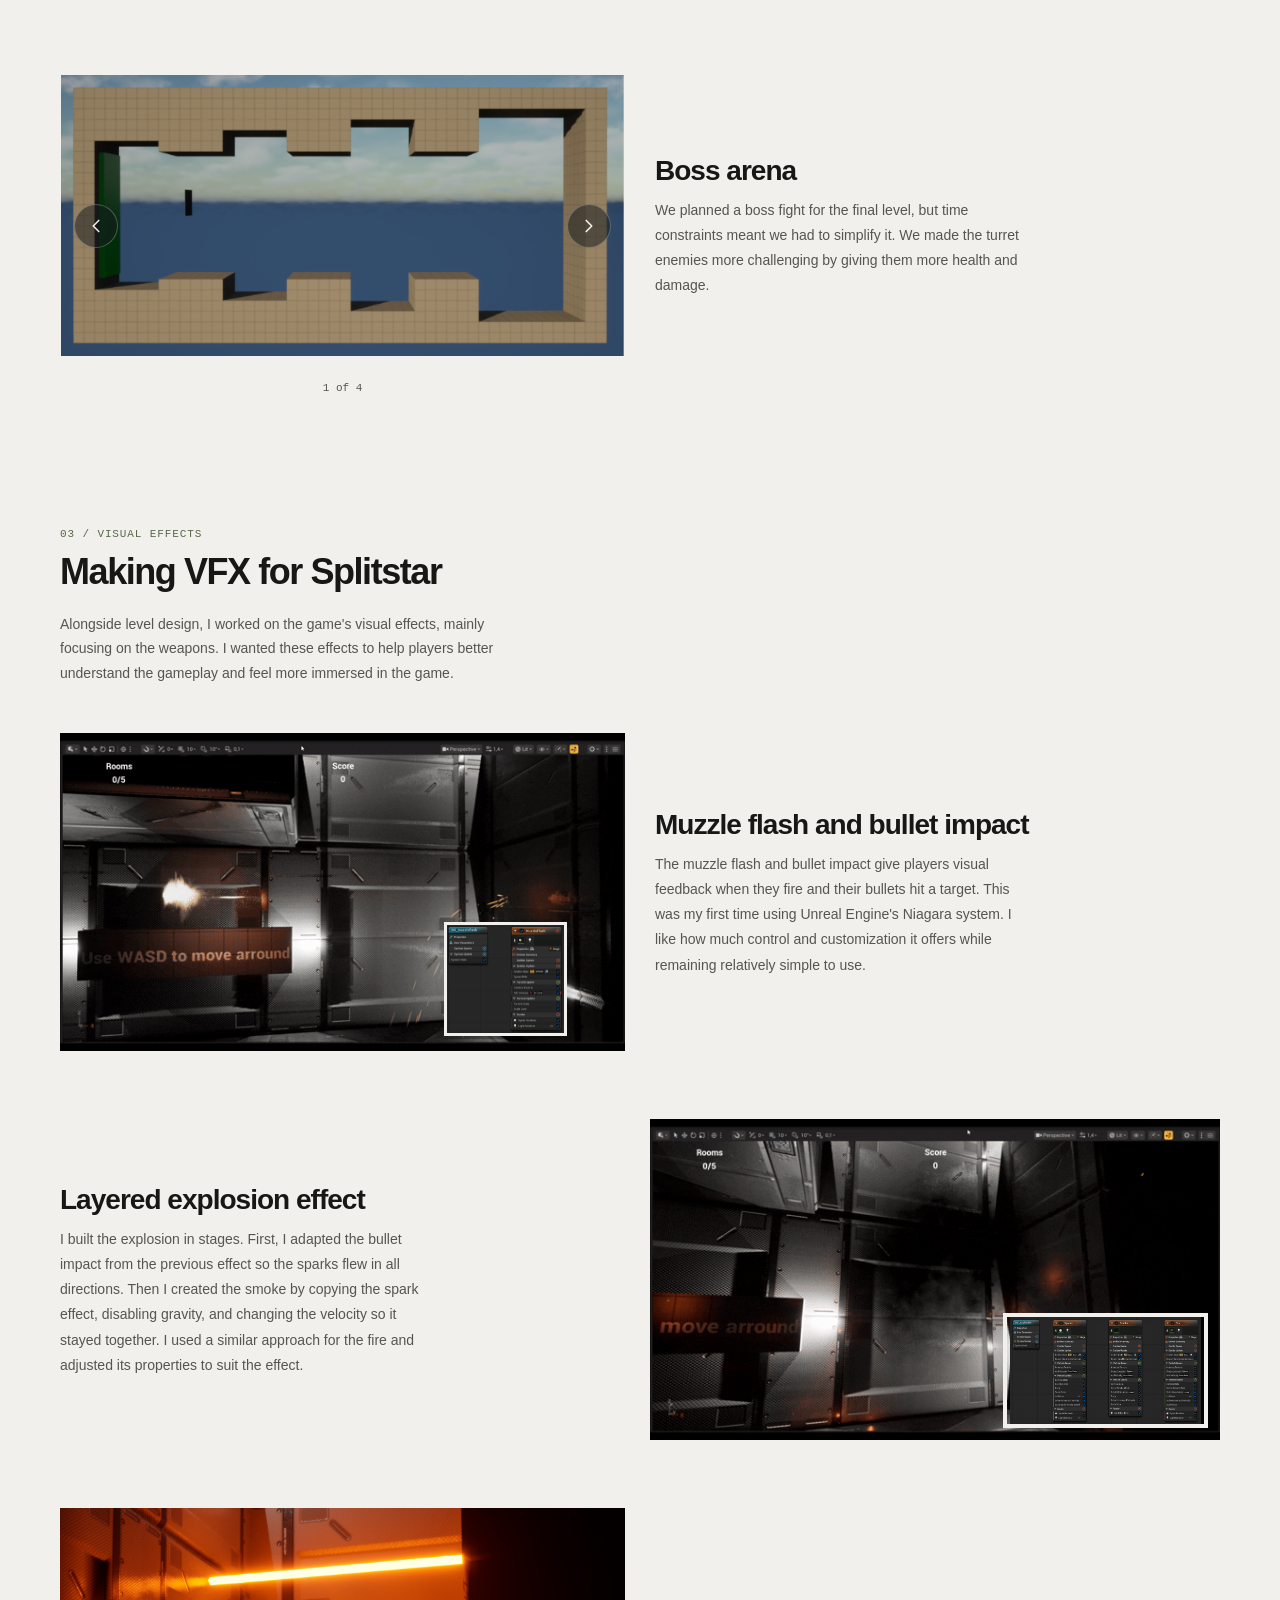
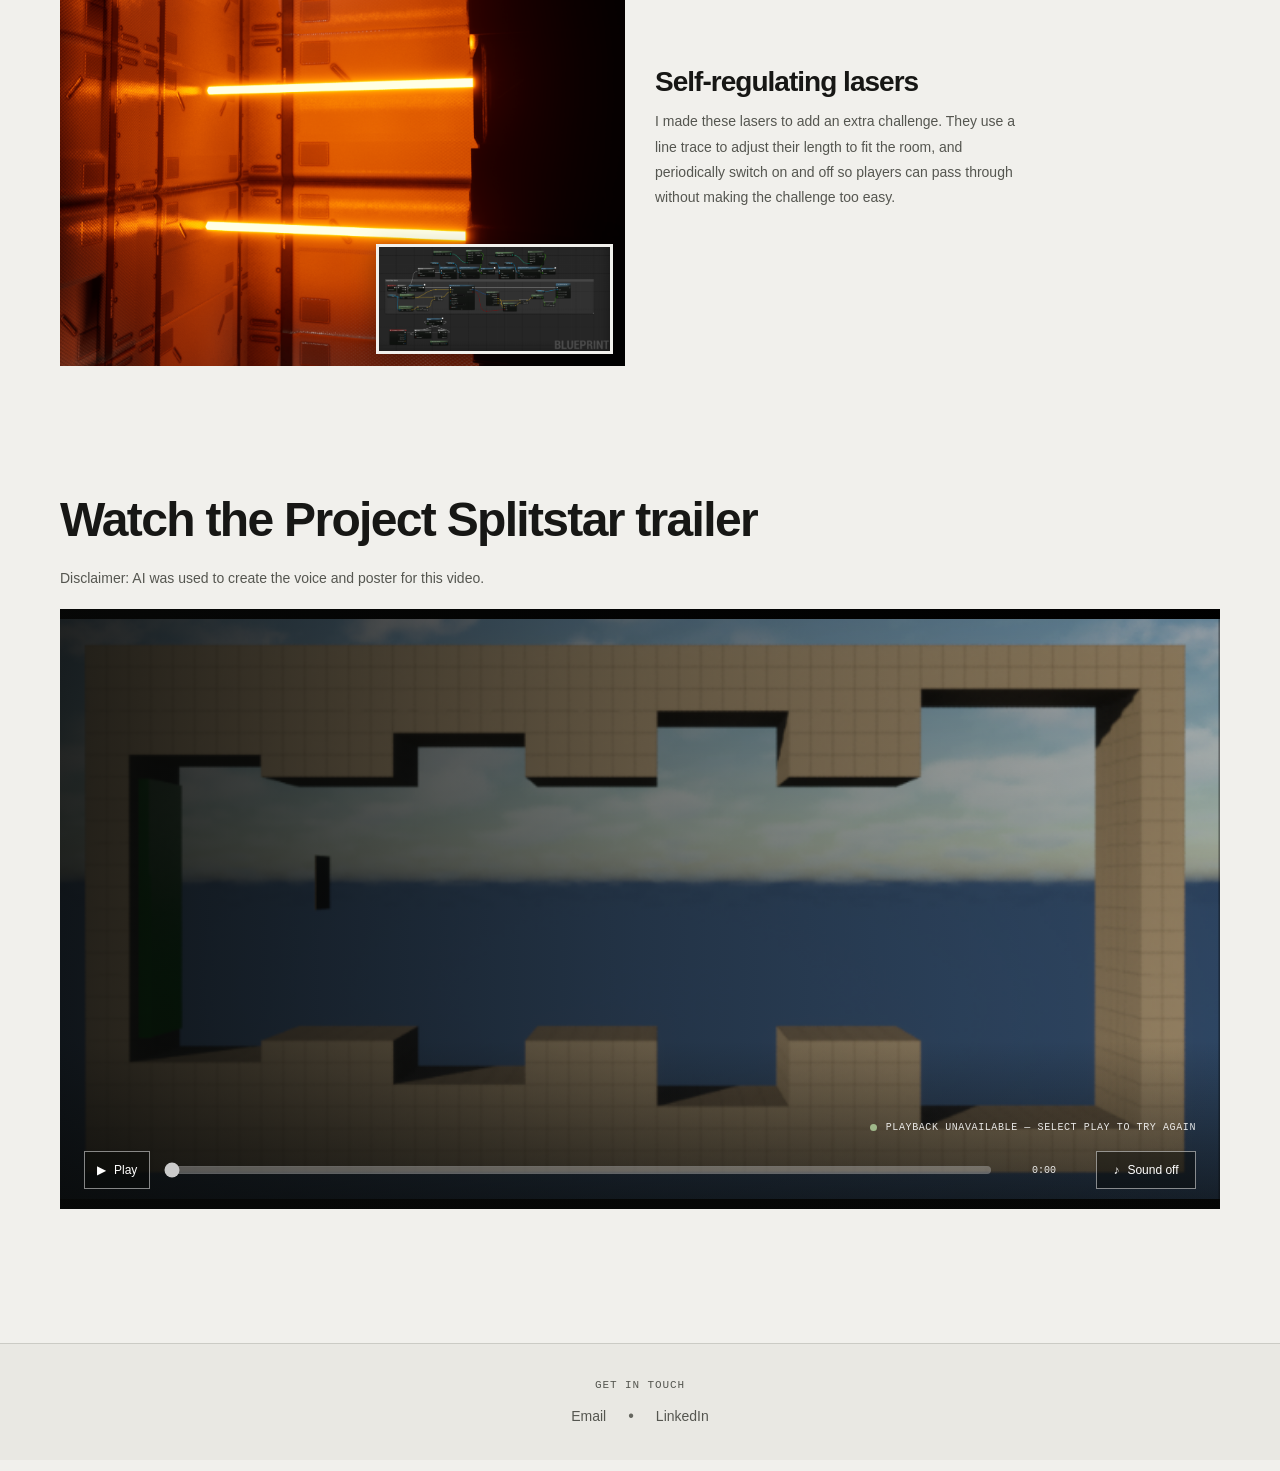
<file: projectSplitstar.html>
<!DOCTYPE html>
<html lang="en">
<head>
    <meta charset="UTF-8">
    <meta name="viewport" content="width=device-width, initial-scale=1.0">
    <meta name="theme-color" content="#f1f0ec">
    <meta name="description" content="A look at the level design, environments, and visual effects created for Project Splitstar.">
    <title>Project Splitstar - Finn Schoenmakers</title>
    <link rel="stylesheet" href="Css/style.css?v=20261105-5">
    <script src="javaScript/theme.js?v=20261108-1"></script>
    <script src="javaScript/email-copy.js?v=20261108-1" defer></script>
    <script src="javaScript/sublevel-gallery.js?v=20261105-2" defer></script>
</head>
<body class="project-page project-page--splitstar">
    <a class="skip-link" href="#main-content">Skip to main content</a>
    <nav class="navbar" aria-label="Main navigation">
        <div class="navbar-inner">
            <a class="wordmark" href="index.html" aria-label="Finn Schoenmakers, home">Finn<br>Schoenmakers<span class="wordmark-dot">.</span></a>
            <div class="nav-container">
                <a href="index.html#work" class="nav-link">Work</a>
                <a href="aboutme.html" class="nav-link">About</a>
                <a href="mailto:fischoenmakers@gmail.com" class="nav-link">Contact</a>
            </div>
            <button class="theme-toggle" type="button" data-theme-toggle aria-label="Switch to dark mode" aria-pressed="false">
                <span data-theme-icon aria-hidden="true">☾</span>
            </button>
        </div>
    </nav>

    <main class="main-container sublevel-container" id="main-content">
        <article class="sublevel-page">
            <a href="index.html#work" class="back-link">← All projects</a>

            <header class="sublevel-heading">
                <p class="eyebrow">Project 02 / Gameplay</p>
                <h1 class="project-title">Project Splitstar</h1>
                <p class="project-type">2.5D shooter · Level design · Visual effects · Unreal Engine 5.6</p>
            </header>

            <div class="sublevel-intro">
                <div>
                    <p class="sublevel-lede">Splitstar is a combat-focused 2.5D shooter where players fight through multiple rooms and transform between two different drones. I worked on the level design and visual effects.</p>
                </div>
                <dl class="sublevel-facts" aria-label="Project details">
                    <div><dt>My contribution</dt><dd>Level design, environment, visual effects</dd></div>
                    <div><dt>Project focus</dt><dd>2.5D room-based shooter</dd></div>
                    <div><dt>Engine</dt><dd>Unreal Engine 5.6</dd></div>
                </dl>
            </div>

            <section class="sublevel-section" aria-labelledby="splitstar-layout-title">
                <div class="sublevel-section-heading">
                    <p class="eyebrow">01 / Layout</p>
                    <h2 id="splitstar-layout-title">Planning the room sequence</h2>
                    <p>I began with a room-by-room plan. I wanted the first few rooms to introduce new ideas and teach the game controls step by step.</p>
                </div>
                <div class="sublevel-story-list">
                    <article class="sublevel-story">
                        <div class="sublevel-room-gallery" data-image-gallery aria-label="Splitstar layout studies gallery">
                            <a class="sublevel-story-image sublevel-zoom" href="Images/Splitstar/Layouts/Screenshot 2025-12-13 152541.png" data-viewer-image>
                                <img src="Images/Splitstar/Layouts/Screenshot 2025-12-13 152541.png" alt="Overhead plan showing the Splitstar tutorial, connected rooms, and level exit" loading="lazy" decoding="async">
                            </a>
                            <button class="sublevel-gallery-arrow sublevel-gallery-arrow--previous" type="button" data-gallery-previous aria-label="Previous Splitstar layout">
                                <svg viewBox="0 0 24 24" aria-hidden="true"><path d="m15 18-6-6 6-6"></path></svg>
                            </button>
                            <button class="sublevel-gallery-arrow sublevel-gallery-arrow--next" type="button" data-gallery-next aria-label="Next Splitstar layout">
                                <svg viewBox="0 0 24 24" aria-hidden="true"><path d="m9 18 6-6-6-6"></path></svg>
                            </button>
                            <div class="sublevel-gallery-controls">
                                <p data-gallery-status aria-live="polite">1 of 6</p>
                            </div>
                            <ol data-gallery-slides hidden>
                                <li data-src="Images/Splitstar/Layouts/Screenshot 2025-12-13 152541.png" data-alt="Overhead plan showing the Splitstar tutorial, connected rooms, and level exit" data-stage="Full-level route"></li>
                                <li data-src="Images/Splitstar/Layouts/Screenshot 2025-12-14 134632.png" data-alt="Top-down combat room layout with cover, hazards, and entry points" data-stage="Room layout"></li>
                                <li data-src="Images/Splitstar/Layouts/Screenshot 2025-12-14 134641.png" data-alt="Vertical room layout with platforms and hazards" data-stage="Room layout"></li>
                                <li data-src="Images/Splitstar/Layouts/Screenshot 2025-12-14 134645.png" data-alt="Long horizontal room layout with obstacles and combat spaces" data-stage="Room layout"></li>
                                <li data-src="Images/Splitstar/Layouts/Screenshot 2025-12-14 134653.png" data-alt="Compact room layout with platforms and hazards" data-stage="Room layout"></li>
                                <li data-src="Images/Splitstar/Layouts/Screenshot 2025-12-14 134659.png" data-alt="Room layout with a sequence of platforms leading to the exit" data-stage="Room layout"></li>
                            </ol>
                        </div>
                        <div class="sublevel-story-copy">
                            <h3>From plan to blockout</h3>
                            <p>I started by mapping out the level in Figma. This helped me show the group what the level could look like and gave me a better workflow: I could plan it out first instead of making decisions on the spot in Unreal Engine.</p>
                        </div>
                    </article>
                </div>
            </section>

            <section class="sublevel-section" aria-labelledby="splitstar-progress-title">
                <div class="sublevel-section-heading">
                    <p class="eyebrow">02 / Level design</p>
                    <h2 id="splitstar-progress-title">Building rooms for combat</h2>
                    <p>I divided the level into rooms with distinct gameplay purposes. Tighter spaces create pressure, while open arenas encourage players to focus on dodging rather than hiding behind cover. The layout stays readable while keeping players moving. The game follows a drone infiltrating a spaceship to destroy its core. We did not have time to implement every feature we wanted, but we were happy with the result.</p>
                </div>
                <div class="sublevel-story-list sublevel-room-list">
                    <article class="sublevel-story sublevel-room">
                        <div class="sublevel-room-gallery" data-room-gallery aria-label="Splitstar room 1 image gallery">
                            <a class="sublevel-story-image sublevel-zoom" href="Images/Splitstar/Level progress/room 1/Screenshot 2026-11-05 104232.png" data-viewer-image>
                                <img src="Images/Splitstar/Level progress/room 1/Screenshot 2026-11-05 104232.png" alt="Finished room 1 environment" loading="lazy" decoding="async">
                            </a>
                            <button class="sublevel-gallery-arrow sublevel-gallery-arrow--previous" type="button" data-gallery-previous aria-label="Previous room 1 version">
                                <svg viewBox="0 0 24 24" aria-hidden="true"><path d="m15 18-6-6 6-6"></path></svg>
                            </button>
                            <button class="sublevel-gallery-arrow sublevel-gallery-arrow--next" type="button" data-gallery-next aria-label="Next room 1 version">
                                <svg viewBox="0 0 24 24" aria-hidden="true"><path d="m9 18 6-6-6-6"></path></svg>
                            </button>
                            <div class="sublevel-gallery-controls"><p data-gallery-status aria-live="polite">1 of 4</p></div>
                            <ol data-gallery-slides hidden>
                                <li data-src="Images/Splitstar/Level progress/room 1/Screenshot 2026-11-05 104232.png" data-alt="Finished room 1 environment" data-stage="Final room"></li>
                                <li data-src="Images/Splitstar/Level progress/room 1/Screenshot 2026-01-07 135644.png" data-alt="Room 1 blockout viewed in Unreal Engine" data-stage="Blockout"></li>
                                <li data-src="Images/Splitstar/Level progress/room 1/Screenshot 2026-01-08 152757.png" data-alt="Room 1 with metal wall panels and platforms" data-stage="Environment"></li>
                                <li data-src="Images/Splitstar/Level progress/room 1/Screenshot 2026-01-15 095019.png" data-alt="Room 1 with elevated platforms and industrial walls" data-stage="Lighting"></li>
                            </ol>
                        </div>
                        <div class="sublevel-story-copy">
                            <h3>Introduction</h3>
                            <p>This room introduces the core mechanics and basic combat. I kept the layout simple so players can learn the controls, get comfortable moving through the level, shoot enemies, and try out the different drone forms.</p>
                        </div>
                    </article>
                    <article class="sublevel-story sublevel-room">
                        <div class="sublevel-room-gallery" data-room-gallery aria-label="Splitstar room 2 image gallery">
                            <a class="sublevel-story-image sublevel-zoom" href="Images/Splitstar/Level progress/room 2/Screenshot 2026-11-05 104245.png" data-viewer-image>
                                <img src="Images/Splitstar/Level progress/room 2/Screenshot 2026-11-05 104245.png" alt="Finished room 2 environment" loading="lazy" decoding="async">
                            </a>
                            <button class="sublevel-gallery-arrow sublevel-gallery-arrow--previous" type="button" data-gallery-previous aria-label="Previous room 2 version">
                                <svg viewBox="0 0 24 24" aria-hidden="true"><path d="m15 18-6-6 6-6"></path></svg>
                            </button>
                            <button class="sublevel-gallery-arrow sublevel-gallery-arrow--next" type="button" data-gallery-next aria-label="Next room 2 version">
                                <svg viewBox="0 0 24 24" aria-hidden="true"><path d="m9 18 6-6-6-6"></path></svg>
                            </button>
                            <div class="sublevel-gallery-controls"><p data-gallery-status aria-live="polite">1 of 4</p></div>
                            <ol data-gallery-slides hidden>
                                <li data-src="Images/Splitstar/Level progress/room 2/Screenshot 2026-11-05 104245.png" data-alt="Finished room 2 environment" data-stage="Final room"></li>
                                <li data-src="Images/Splitstar/Level progress/room 2/Screenshot 2026-01-07 135657.png" data-alt="Room 2 blockout viewed in Unreal Engine" data-stage="Blockout"></li>
                                <li data-src="Images/Splitstar/Level progress/room 2/Screenshot 2026-01-08 152812.png" data-alt="Room 2 with metal wall panels and platforms" data-stage="Environment"></li>
                                <li data-src="Images/Splitstar/Level progress/room 2/Screenshot 2026-01-15 095041.png" data-alt="Room 2 with industrial wall panels and combat platforms" data-stage="Lighting"></li>
                            </ol>
                        </div>
                        <div class="sublevel-story-copy">
                            <h3>Vertical gameplay</h3>
                            <p>This room focuses on upward movement and avoiding hazards. Players must dodge lasers, enemies, and bullets, including attacks from turrets and pursuing explosive enemies.</p>
                        </div>
                    </article>
                    <article class="sublevel-story sublevel-room">
                        <div class="sublevel-room-gallery" data-room-gallery aria-label="Splitstar room 3 image gallery">
                            <a class="sublevel-story-image sublevel-zoom" href="Images/Splitstar/Level progress/room 3/Screenshot 2026-11-05 104257.png" data-viewer-image>
                                <img src="Images/Splitstar/Level progress/room 3/Screenshot 2026-11-05 104257.png" alt="Finished room 3 environment" loading="lazy" decoding="async">
                            </a>
                            <button class="sublevel-gallery-arrow sublevel-gallery-arrow--previous" type="button" data-gallery-previous aria-label="Previous room 3 version">
                                <svg viewBox="0 0 24 24" aria-hidden="true"><path d="m15 18-6-6 6-6"></path></svg>
                            </button>
                            <button class="sublevel-gallery-arrow sublevel-gallery-arrow--next" type="button" data-gallery-next aria-label="Next room 3 version">
                                <svg viewBox="0 0 24 24" aria-hidden="true"><path d="m9 18 6-6-6-6"></path></svg>
                            </button>
                            <div class="sublevel-gallery-controls"><p data-gallery-status aria-live="polite">1 of 4</p></div>
                            <ol data-gallery-slides hidden>
                                <li data-src="Images/Splitstar/Level progress/room 3/Screenshot 2026-11-05 104257.png" data-alt="Finished room 3 environment" data-stage="Final room"></li>
                                <li data-src="Images/Splitstar/Level progress/room 3/Screenshot 2026-01-07 135706.png" data-alt="Room 3 blockout with platforms and obstacles" data-stage="Blockout"></li>
                                <li data-src="Images/Splitstar/Level progress/room 3/Screenshot 2026-01-08 152822.png" data-alt="Room 3 environment with platforms and obstacles" data-stage="Environment"></li>
                                <li data-src="Images/Splitstar/Level progress/room 3/Screenshot 2026-01-15 095059.png" data-alt="Room 3 combat environment" data-stage="Lighting"></li>
                            </ol>
                        </div>
                        <div class="sublevel-story-copy">
                            <h3>Combining movement styles</h3>
                            <p>This space combines different movement styles and asks players to use what they learned in the previous rooms. Players must defeat all the enemies to progress, and a counter shows how many remain.</p>
                        </div>
                    </article>
                    <article class="sublevel-story sublevel-room">
                        <div class="sublevel-room-gallery" data-room-gallery aria-label="Splitstar room 4 image gallery">
                            <a class="sublevel-story-image sublevel-zoom" href="Images/Splitstar/Level progress/room 4/Screenshot 2026-11-05 104317.png" data-viewer-image>
                                <img src="Images/Splitstar/Level progress/room 4/Screenshot 2026-11-05 104317.png" alt="Finished room 4 environment" loading="lazy" decoding="async">
                            </a>
                            <button class="sublevel-gallery-arrow sublevel-gallery-arrow--previous" type="button" data-gallery-previous aria-label="Previous room 4 version">
                                <svg viewBox="0 0 24 24" aria-hidden="true"><path d="m15 18-6-6 6-6"></path></svg>
                            </button>
                            <button class="sublevel-gallery-arrow sublevel-gallery-arrow--next" type="button" data-gallery-next aria-label="Next room 4 version">
                                <svg viewBox="0 0 24 24" aria-hidden="true"><path d="m9 18 6-6-6-6"></path></svg>
                            </button>
                            <div class="sublevel-gallery-controls"><p data-gallery-status aria-live="polite">1 of 4</p></div>
                            <ol data-gallery-slides hidden>
                                <li data-src="Images/Splitstar/Level progress/room 4/Screenshot 2026-11-05 104317.png" data-alt="Finished room 4 environment" data-stage="Final room"></li>
                                <li data-src="Images/Splitstar/Level progress/room 4/Screenshot 2026-01-07 135719.png" data-alt="Room 4 blockout viewed in Unreal Engine" data-stage="Blockout"></li>
                                <li data-src="Images/Splitstar/Level progress/room 4/Screenshot 2026-01-08 152831.png" data-alt="Room 4 environment viewed in Unreal Engine" data-stage="Environment"></li>
                                <li data-src="Images/Splitstar/Level progress/room 4/Screenshot 2026-01-15 095120.png" data-alt="Room 4 with its platform layout and wall details" data-stage="Lighting"></li>
                            </ol>
                        </div>
                        <div class="sublevel-story-copy">
                            <h3>The Gauntlet</h3>
                            <p>This is the first real challenge of the game: a long stretch of varied combat encounters, from dashing through lasers to fighting swarms of enemies. Enemies can drop short-lived power-ups, such as a movement speed boost, increased fire rate, or health regeneration.</p>
                        </div>
                    </article>
                    <article class="sublevel-story sublevel-room">
                        <div class="sublevel-room-gallery" data-room-gallery aria-label="Splitstar room 5 image gallery">
                            <a class="sublevel-story-image sublevel-zoom" href="Images/Splitstar/Level progress/room 5/Screenshot 2026-11-05 104331.png" data-viewer-image>
                                <img src="Images/Splitstar/Level progress/room 5/Screenshot 2026-11-05 104331.png" alt="Finished Splitstar boss arena with industrial lighting and platforms" loading="lazy" decoding="async">
                            </a>
                            <button class="sublevel-gallery-arrow sublevel-gallery-arrow--previous" type="button" data-gallery-previous aria-label="Previous room 5 version">
                                <svg viewBox="0 0 24 24" aria-hidden="true"><path d="m15 18-6-6 6-6"></path></svg>
                            </button>
                            <button class="sublevel-gallery-arrow sublevel-gallery-arrow--next" type="button" data-gallery-next aria-label="Next room 5 version">
                                <svg viewBox="0 0 24 24" aria-hidden="true"><path d="m9 18 6-6-6-6"></path></svg>
                            </button>
                            <div class="sublevel-gallery-controls"><p data-gallery-status aria-live="polite">1 of 4</p></div>
                            <ol data-gallery-slides hidden>
                                <li data-src="Images/Splitstar/Level progress/room 5/Screenshot 2026-11-05 104331.png" data-alt="Finished Splitstar boss arena with industrial lighting and platforms" data-stage="Final room"></li>
                                <li data-src="Images/Splitstar/Level progress/room 5/Screenshot 2026-01-07 135729.png" data-alt="Room 5 blockout viewed in Unreal Engine" data-stage="Blockout"></li>
                                <li data-src="Images/Splitstar/Level progress/room 5/Screenshot 2026-01-08 152843.png" data-alt="Room 5 with modular walls and combat platforms" data-stage="Environment"></li>
                                <li data-src="Images/Splitstar/Level progress/room 5/Screenshot 2026-01-15 095137.png" data-alt="Room 5 environment viewed from another angle" data-stage="Lighting"></li>
                            </ol>
                        </div>
                        <div class="sublevel-story-copy">
                            <h3>Boss arena</h3>
                            <p>We planned a boss fight for the final level, but time constraints meant we had to simplify it. We made the turret enemies more challenging by giving them more health and damage.</p>
                        </div>
                    </article>
                </div>
            </section>

            <section class="sublevel-section" aria-labelledby="splitstar-vfx-title">
                <div class="sublevel-section-heading">
                    <p class="eyebrow">03 / Visual effects</p>
                    <h2 id="splitstar-vfx-title">Making VFX for Splitstar</h2>
                    <p>Alongside level design, I worked on the game's visual effects, mainly focusing on the weapons. I wanted these effects to help players better understand the gameplay and feel more immersed in the game.</p>
                </div>
                <div class="sublevel-story-list">
                    <article class="sublevel-story">
                        <figure class="sublevel-light-scene splitstar-effect-scene" aria-label="Splitstar muzzle flash effect and blueprint">
                            <a class="sublevel-light-gif sublevel-zoom" href="Videos/Project splitstar/Gifs/Muzzle flash short.gif" data-viewer-image>
                                <img src="Videos/Project splitstar/Gifs/Muzzle flash short.gif" alt="Animated muzzle flash and projectile effect in a Splitstar room" loading="lazy" decoding="async">
                            </a>
                            <div class="splitstar-effect-blueprints">
                                <div class="sublevel-room-gallery splitstar-blueprint-gallery" data-image-gallery aria-label="Muzzle flash and bullet impact blueprint gallery">
                                    <a class="sublevel-story-image sublevel-zoom" href="Images/Splitstar/Blueprints/Screenshot 2026-11-05 105049.png" data-viewer-image>
                                        <img src="Images/Splitstar/Blueprints/Screenshot 2026-11-05 105049.png" alt="Unreal Engine Niagara system for the Splitstar muzzle flash" loading="lazy" decoding="async">
                                    </a>
                                    <button class="sublevel-gallery-arrow sublevel-gallery-arrow--previous" type="button" data-gallery-previous aria-label="Previous muzzle flash blueprint">
                                        <svg viewBox="0 0 24 24" aria-hidden="true"><path d="m15 18-6-6 6-6"></path></svg>
                                    </button>
                                    <button class="sublevel-gallery-arrow sublevel-gallery-arrow--next" type="button" data-gallery-next aria-label="Next muzzle flash blueprint">
                                        <svg viewBox="0 0 24 24" aria-hidden="true"><path d="m9 18 6-6-6-6"></path></svg>
                                    </button>
                                    <div class="sublevel-gallery-controls splitstar-blueprint-status"><p data-gallery-status aria-live="polite">1 of 2</p></div>
                                    <ol data-gallery-slides hidden>
                                        <li data-src="Images/Splitstar/Blueprints/Screenshot 2026-11-05 105049.png" data-alt="Unreal Engine Niagara system for the Splitstar muzzle flash" data-stage="Muzzle flash"></li>
                                        <li data-src="Images/Splitstar/Blueprints/Screenshot 2026-11-05 105003.png" data-alt="Unreal Engine Niagara system for bullet impact, sparks, and directional burst effects" data-stage="Bullet impact"></li>
                                    </ol>
                                </div>
                            </div>
                        </figure>
                        <div class="sublevel-story-copy">
                            <h3>Muzzle flash and bullet impact</h3>
                            <p>The muzzle flash and bullet impact give players visual feedback when they fire and their bullets hit a target. This was my first time using Unreal Engine's Niagara system. I like how much control and customization it offers while remaining relatively simple to use.</p>
                        </div>
                    </article>
                    <article class="sublevel-story">
                        <figure class="sublevel-light-scene splitstar-effect-scene" aria-label="Splitstar explosion effect and blueprint">
                            <a class="sublevel-light-gif sublevel-zoom" href="Videos/Project splitstar/Gifs/Explosion vfx short (1).gif" data-viewer-image>
                                <img src="Videos/Project splitstar/Gifs/Explosion vfx short (1).gif" alt="Animated explosion effect in a Splitstar room" loading="lazy" decoding="async">
                            </a>
                            <a class="sublevel-light-blueprint sublevel-zoom" href="Images/Splitstar/Blueprints/Screenshot 2026-11-05 105023.png" data-viewer-image aria-label="Open the blueprint for the layered explosion effect">
                                <img src="Images/Splitstar/Blueprints/Screenshot 2026-11-05 105023.png" alt="Unreal Engine Niagara system with sparks, smoke, and fire for the explosion" loading="lazy" decoding="async">
                            </a>
                        </figure>
                        <div class="sublevel-story-copy">
                            <h3>Layered explosion effect</h3>
                            <p>I built the explosion in stages. First, I adapted the bullet impact from the previous effect so the sparks flew in all directions. Then I created the smoke by copying the spark effect, disabling gravity, and changing the velocity so it stayed together. I used a similar approach for the fire and adjusted its properties to suit the effect.</p>
                        </div>
                    </article>
                    <article class="sublevel-story">
                        <figure class="sublevel-light-scene splitstar-effect-scene" aria-label="Splitstar laser image and blueprints">
                            <a class="sublevel-light-gif sublevel-zoom" href="Images/Splitstar/VFX/Screenshot 2026-11-05 104847.png" data-viewer-image>
                                <img src="Images/Splitstar/VFX/Screenshot 2026-11-05 104847.png" alt="Bright orange light bars illuminating a metallic Splitstar room" loading="lazy" decoding="async">
                            </a>
                            <div class="splitstar-effect-blueprints splitstar-effect-blueprints--laser">
                                <a class="sublevel-light-blueprint sublevel-zoom" href="Images/Splitstar/Blueprints/Screenshot 2026-11-05 105732.png" data-viewer-image aria-label="Open the laser line trace blueprint">
                                    <img src="Images/Splitstar/Blueprints/Screenshot 2026-11-05 105732.png" alt="Large Unreal Engine blueprint graph for the laser line trace" loading="lazy" decoding="async">
                                </a>
                            </div>
                        </figure>
                        <div class="sublevel-story-copy">
                            <h3>Self-regulating lasers</h3>
                            <p>I made these lasers to add an extra challenge. They use a line trace to adjust their length to fit the room, and periodically switch on and off so players can pass through without making the challenge too easy.</p>
                        </div>
                    </article>
                </div>
            </section>

            <div class="sublevel-walkthrough">
                <div class="sublevel-walkthrough-copy">
                    <h3>Watch the Project Splitstar trailer</h3>
                    <p class="sublevel-note">Disclaimer: AI was used to create the voice and poster for this video.</p>
                </div>
                <div class="sublevel-cinema" data-cinema>
                    <video class="sublevel-cinema-video" muted playsinline preload="none" poster="Images/Splitstar/Level progress/room 5/Screenshot 2026-11-05 104331.png" aria-label="Project Splitstar gameplay trailer">
                        <source data-src="Videos/Project splitstar/Project Splitstar Trailer.mp4" type="video/mp4">
                        Your browser does not support embedded video.
                    </video>
                    <div class="sublevel-cinema-shade" aria-hidden="true"></div>
                    <p class="sublevel-cinema-label">
                        <span class="sublevel-cinema-live" aria-hidden="true"></span>
                        <span class="sublevel-cinema-status" data-cinema-status role="status" aria-live="polite" aria-atomic="true">Project Splitstar trailer</span>
                    </p>
                    <div class="sublevel-cinema-controls" aria-label="Trailer controls">
                        <button class="sublevel-cinema-button" type="button" data-cinema-play aria-label="Play trailer" aria-pressed="false">
                            <span data-cinema-play-icon aria-hidden="true">▶</span>
                            <span data-cinema-play-label>Play</span>
                        </button>
                        <label class="sublevel-cinema-progress">
                            <input type="range" min="0" max="1000" value="0" step="1" data-cinema-progress aria-label="Trailer position" disabled>
                        </label>
                        <output class="sublevel-cinema-time" data-cinema-time aria-live="off">0:00</output>
                        <button class="sublevel-cinema-button sublevel-cinema-mute" type="button" data-cinema-mute aria-label="Unmute trailer" aria-pressed="false">
                            <span data-cinema-mute-icon aria-hidden="true">♪</span>
                            <span data-cinema-mute-label>Sound off</span>
                        </button>
                    </div>
                </div>
            </div>
        </article>
    </main>

    <dialog class="sublevel-image-viewer splitstar-image-viewer" data-image-viewer aria-label="Expanded project image">
        <form method="dialog">
            <button class="sublevel-viewer-close" aria-label="Close image viewer">Close <span aria-hidden="true">×</span></button>
        </form>
        <figure>
            <div class="sublevel-viewer-stage">
                <button class="sublevel-viewer-arrow sublevel-viewer-arrow--previous" type="button" data-viewer-previous aria-label="Previous image" hidden>
                    <svg viewBox="0 0 24 24" aria-hidden="true"><path d="m15 18-6-6 6-6"></path></svg>
                </button>
                <img alt="">
                <button class="sublevel-viewer-arrow sublevel-viewer-arrow--next" type="button" data-viewer-next aria-label="Next image" hidden>
                    <svg viewBox="0 0 24 24" aria-hidden="true"><path d="m9 18 6-6-6-6"></path></svg>
                </button>
            </div>
        </figure>
    </dialog>

    <footer class="footer footer--simple">
        <div class="footer-content">
            <p>Get in touch</p>
            <div class="footer-links">
                <a href="mailto:fischoenmakers@gmail.com" class="footer-link">Email</a>
                <span class="footer-separator">•</span>
                <a href="https://www.linkedin.com/in/finn-schoenmakers-107a82269" class="footer-link" target="_blank" rel="noopener noreferrer">LinkedIn</a>
            </div>
        </div>
    </footer>
</body>
</html>
</file>
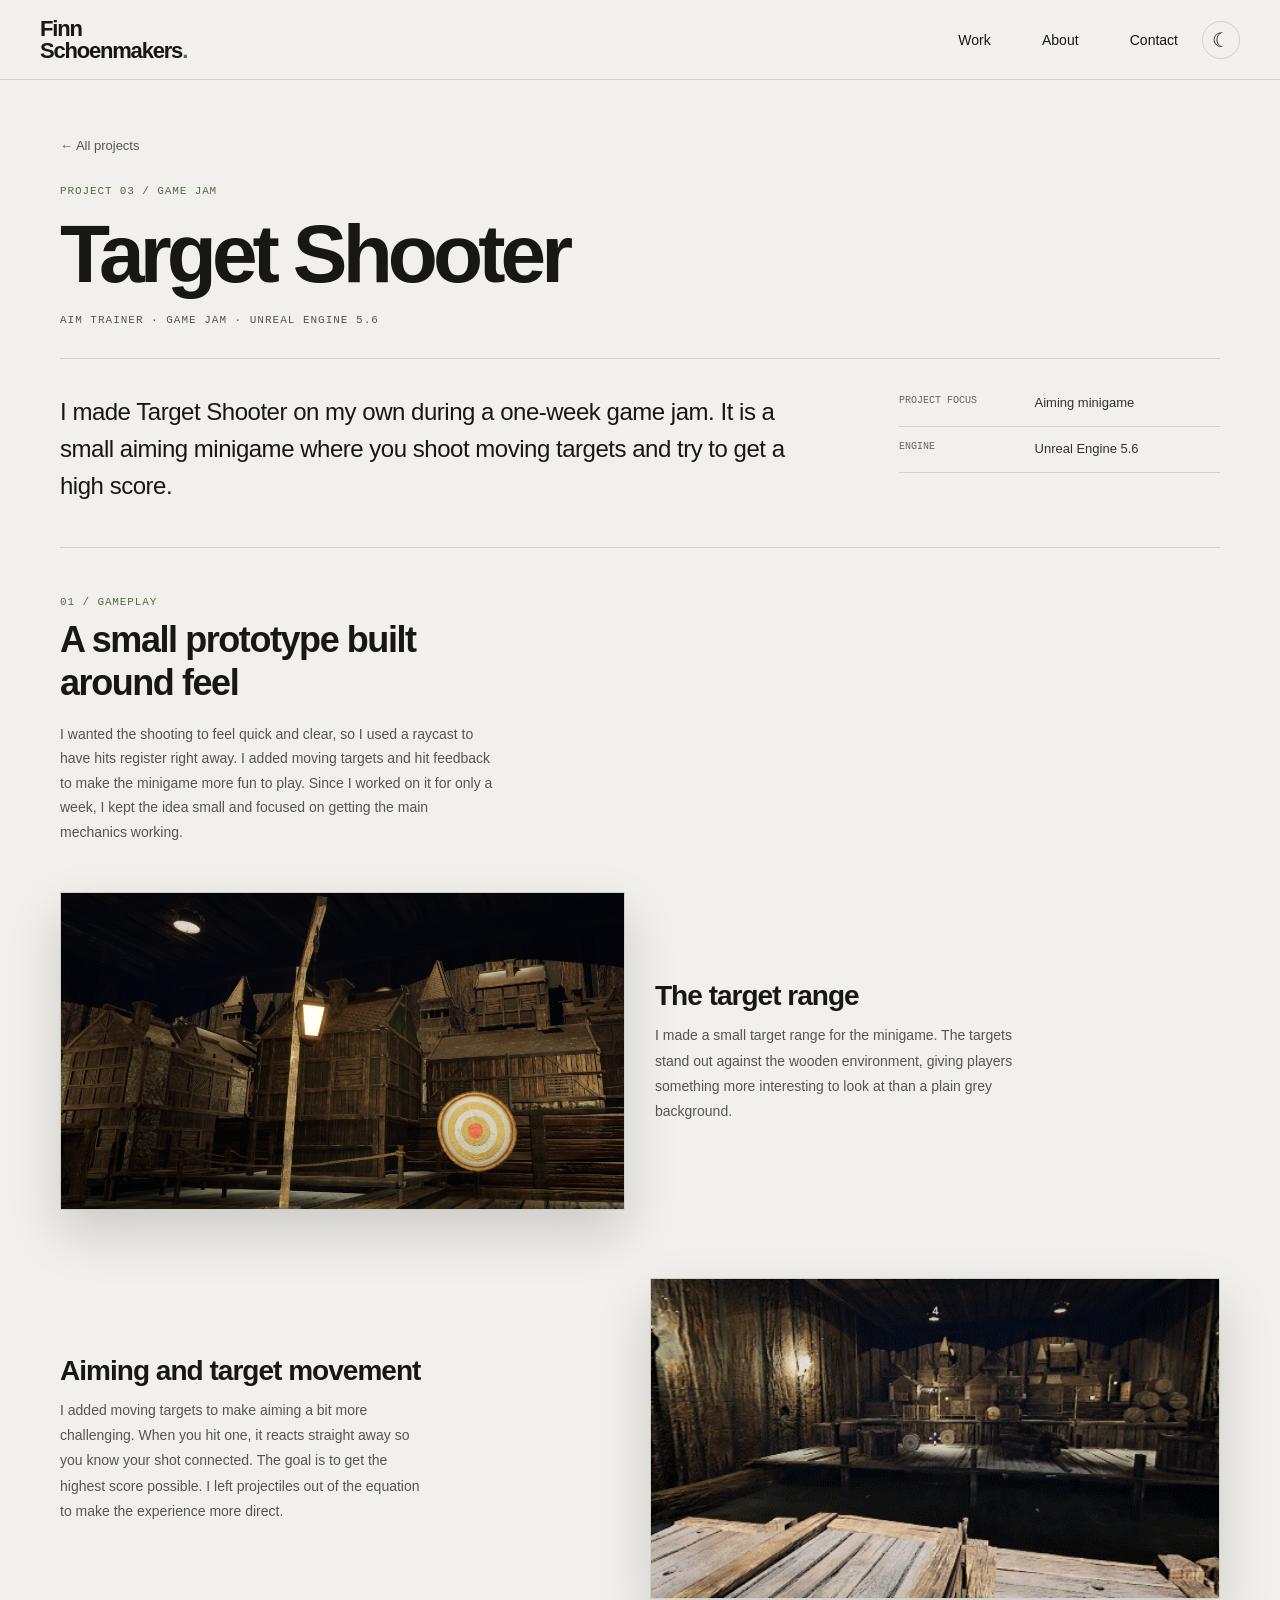
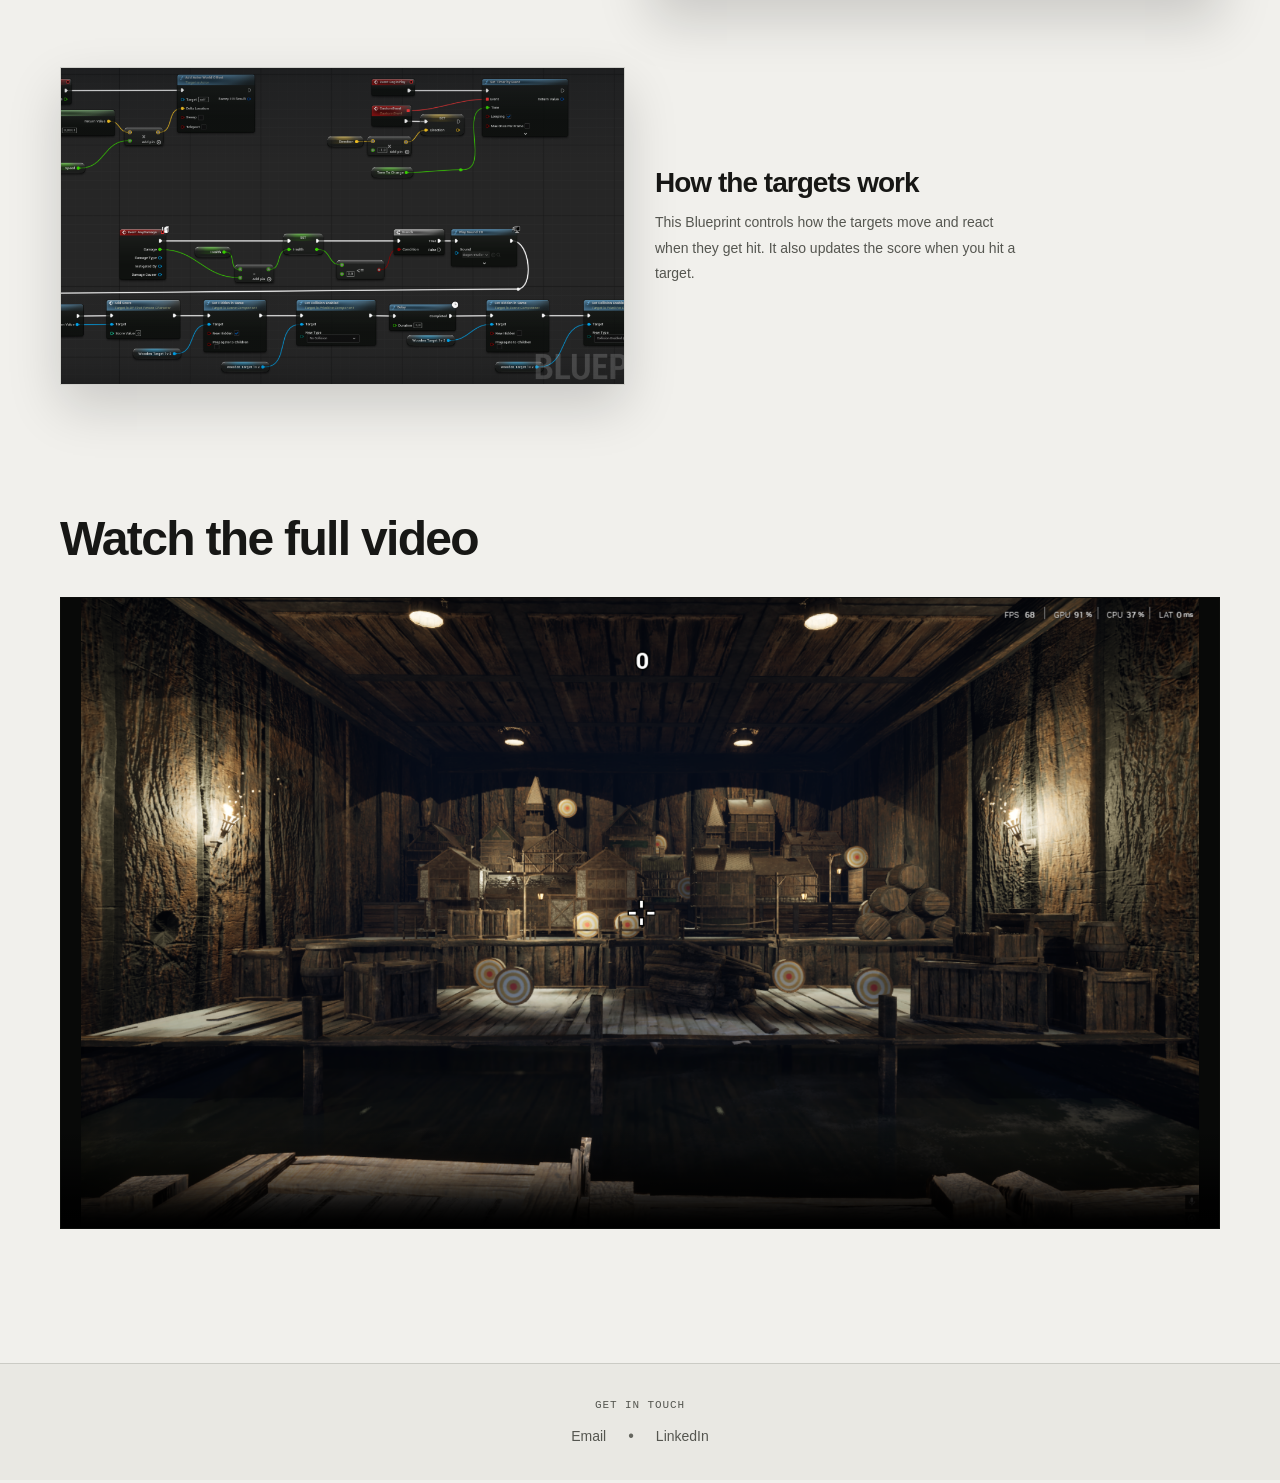
<file: targetShooter.html>
<!DOCTYPE html>
<html lang="en">
<head>
    <meta charset="UTF-8">
    <meta name="viewport" content="width=device-width, initial-scale=1.0">
    <meta name="theme-color" content="#f1f0ec">
    <meta name="description" content="A one-week game jam project focused on responsive shooting, moving targets, and clear hit feedback.">
    <title>Target Shooter - Finn Schoenmakers</title>
    <link rel="stylesheet" href="Css/style.css?v=20261108-1">
    <script src="javaScript/theme.js?v=20261108-1"></script>
    <script src="javaScript/email-copy.js?v=20261108-1" defer></script>
    <script src="javaScript/target-shooter-viewer.js?v=20261108-1" defer></script>
</head>
<body class="project-page project-page--target-shooter">
    <a class="skip-link" href="#main-content">Skip to main content</a>
    <nav class="navbar" aria-label="Main navigation">
        <div class="navbar-inner">
            <a class="wordmark" href="index.html" aria-label="Finn Schoenmakers, home">Finn<br>Schoenmakers<span class="wordmark-dot">.</span></a>
            <div class="nav-container">
                <a href="index.html#work" class="nav-link">Work</a>
                <a href="aboutme.html" class="nav-link">About</a>
                <a href="mailto:fischoenmakers@gmail.com" class="nav-link">Contact</a>
            </div>
            <button class="theme-toggle" type="button" data-theme-toggle aria-label="Switch to dark mode" aria-pressed="false">
                <span data-theme-icon aria-hidden="true">☾</span>
            </button>
        </div>
    </nav>

    <main class="main-container sublevel-container" id="main-content">
        <article class="sublevel-page">
            <a href="index.html#work" class="back-link">← All projects</a>

            <header class="sublevel-heading">
                <p class="eyebrow">Project 03 / Game jam</p>
                <h1 class="project-title">Target Shooter</h1>
                <p class="project-type">Aim trainer · Game jam · Unreal Engine 5.6</p>
            </header>

            <div class="sublevel-intro">
                <div>
                    <p class="sublevel-lede">I made Target Shooter on my own during a one-week game jam. It is a small aiming minigame where you shoot moving targets and try to get a high score.</p>
                </div>
                <dl class="sublevel-facts" aria-label="Project details">
                    <div><dt>Project focus</dt><dd>Aiming minigame</dd></div>
                    <div><dt>Engine</dt><dd>Unreal Engine 5.6</dd></div>
                </dl>
            </div>

            <section class="sublevel-section target-shooter-section" aria-labelledby="target-shooter-gameplay-title">
                <div class="sublevel-section-heading">
                    <p class="eyebrow">01 / Gameplay</p>
                    <h2 id="target-shooter-gameplay-title">A small prototype built around feel</h2>
                    <p>I wanted the shooting to feel quick and clear, so I used a raycast to have hits register right away. I added moving targets and hit feedback to make the minigame more fun to play. Since I worked on it for only a week, I kept the idea small and focused on getting the main mechanics working.</p>
                </div>

                <div class="sublevel-story-list">
                    <article class="sublevel-story">
                        <a class="sublevel-story-image sublevel-zoom" href="Images/Target shooter/TargetShooterindex.png" data-target-viewer-image>
                            <img src="Images/Target shooter/TargetShooterindex.png" alt="Wooden target range in a warmly lit medieval-style setting" loading="lazy" decoding="async">
                        </a>
                        <div class="sublevel-story-copy">
                            <h3>The target range</h3>
                            <p>I made a small target range for the minigame. The targets stand out against the wooden environment, giving players something more interesting to look at than a plain grey background.</p>
                        </div>
                    </article>
                    <article class="sublevel-story">
                        <a class="sublevel-story-image sublevel-zoom" href="Images/Target shooter/Targetshooter.gif" data-target-viewer-image>
                            <img src="Images/Target shooter/Targetshooter.gif" alt="Gameplay view of the player aiming at targets across the range" loading="lazy" decoding="async">
                        </a>
                        <div class="sublevel-story-copy">
                            <h3>Aiming and target movement</h3>
                            <p>I added moving targets to make aiming a bit more challenging. When you hit one, it reacts straight away so you know your shot connected. The goal is to get the highest score possible. I left projectiles out of the equation to make the experience more direct.</p>
                        </div>
                    </article>
                    <article class="sublevel-story">
                        <a class="sublevel-story-image sublevel-zoom" href="Images/Target shooter/Screenshot 2026-11-08 133633.png" data-target-viewer-image>
                            <img src="Images/Target shooter/Screenshot 2026-11-08 133633.png" alt="Unreal Engine Blueprint for target movement, hit reactions, and scoring" loading="lazy" decoding="async">
                        </a>
                        <div class="sublevel-story-copy">
                            <h3>How the targets work</h3>
                            <p>This Blueprint controls how the targets move and react when they get hit. It also updates the score when you hit a target.</p>
                        </div>
                    </article>
                </div>
            </section>

            <section class="sublevel-walkthrough target-shooter-walkthrough" aria-labelledby="target-shooter-video-title">
                <div class="sublevel-walkthrough-copy">
                    <h3 id="target-shooter-video-title">Watch the full video</h3>
                </div>
                <div class="target-shooter-video-wrap">
                    <video class="target-shooter-video" controls preload="metadata" poster="Images/Target shooter/Targetshooter.png" aria-label="Target Shooter gameplay footage">
                        <source src="Videos/Target shooter/Aim minigame.mp4" type="video/mp4">
                        Your browser does not support embedded video.
                    </video>
                </div>
            </section>
        </article>
    </main>

    <dialog class="sublevel-image-viewer" data-target-viewer aria-label="Expanded Target Shooter image">
        <form method="dialog">
            <button class="sublevel-viewer-close" aria-label="Close image viewer">Close <span aria-hidden="true">×</span></button>
        </form>
        <figure>
            <div class="sublevel-viewer-stage">
                <img alt="">
            </div>
        </figure>
    </dialog>

    <footer class="footer footer--simple">
        <div class="footer-content">
            <p>Get in touch</p>
            <div class="footer-links">
                <a href="mailto:fischoenmakers@gmail.com" class="footer-link">Email</a>
                <span class="footer-separator">•</span>
                <a href="https://www.linkedin.com/in/finn-schoenmakers-107a82269" class="footer-link" target="_blank" rel="noopener noreferrer">LinkedIn</a>
            </div>
        </div>
    </footer>
</body>
</html>
</file>
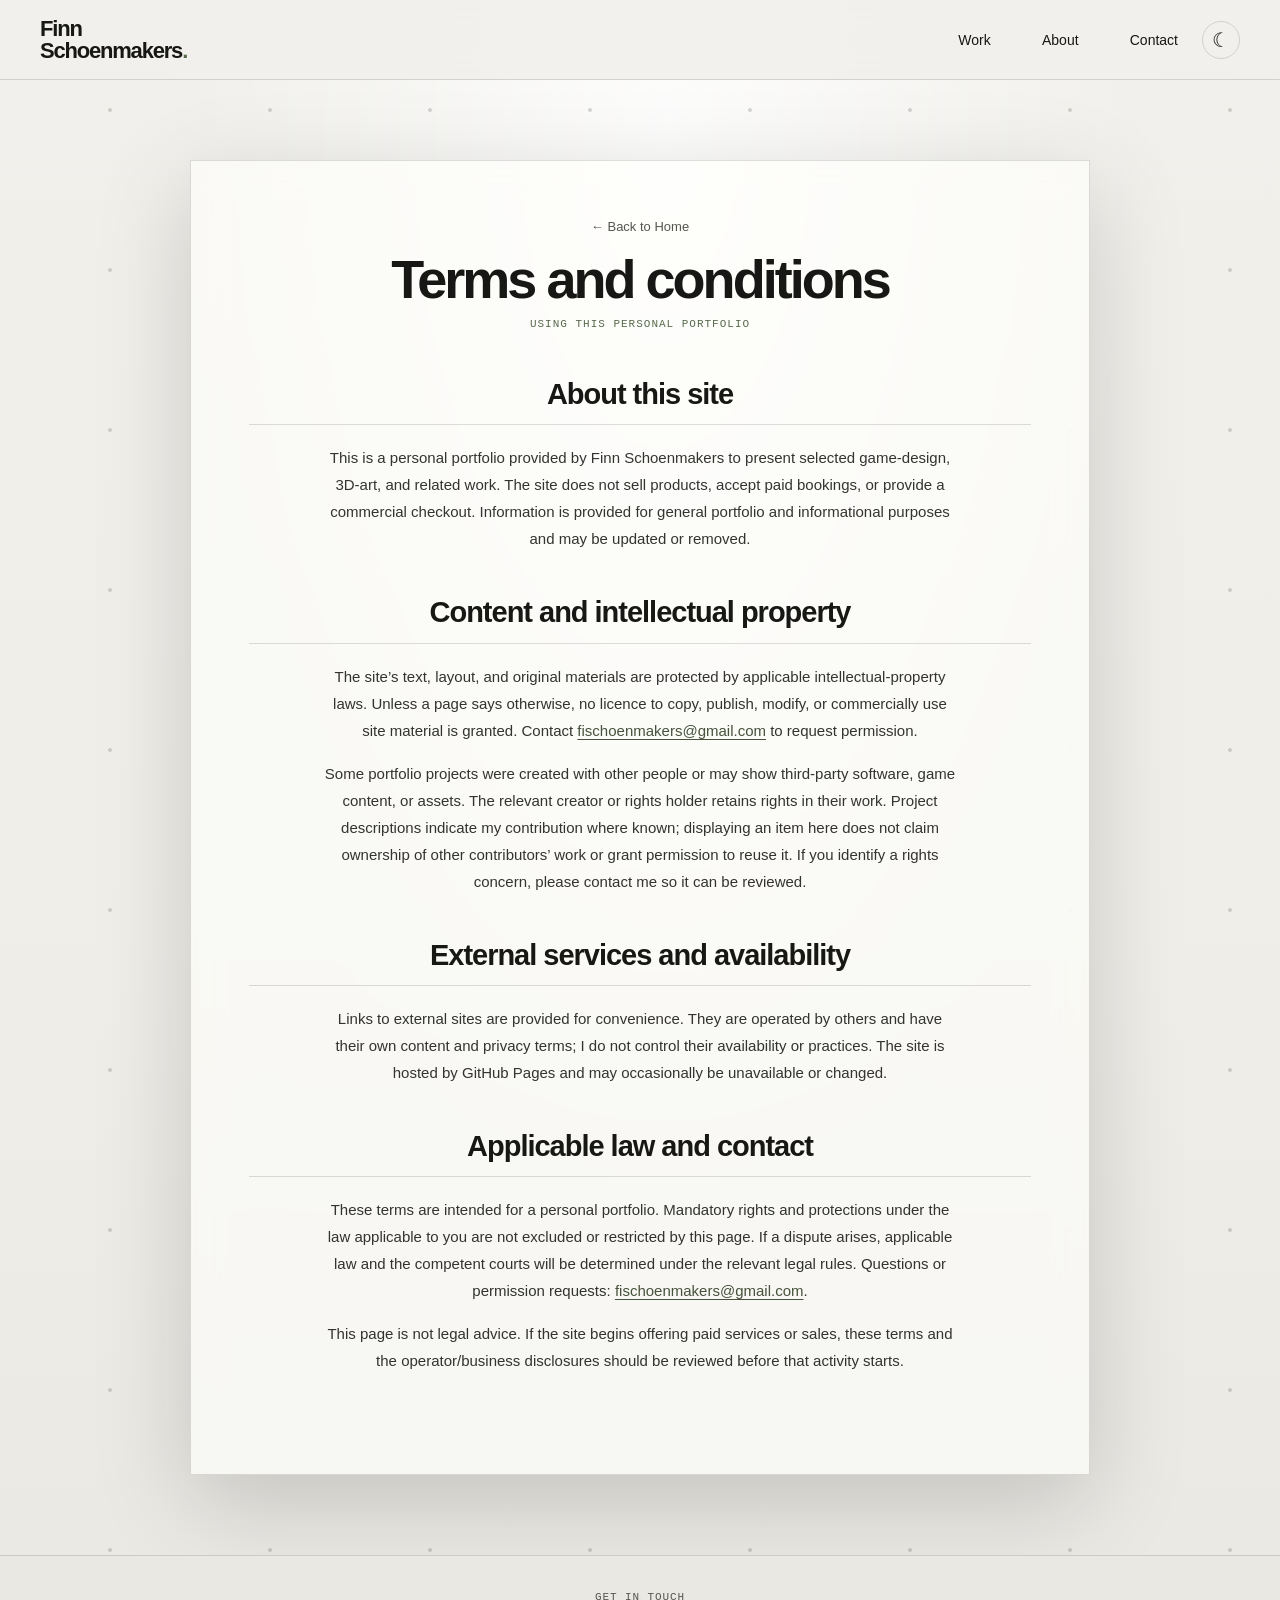
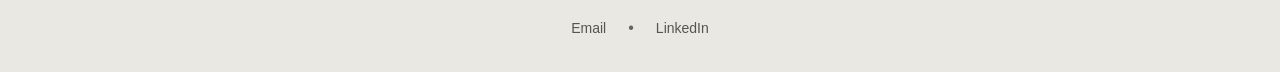
<file: terms-and-conditions.html>
<!DOCTYPE html>
<html lang="en">
<head>
    <meta charset="UTF-8">
    <meta name="viewport" content="width=device-width, initial-scale=1.0">
    <meta name="theme-color" content="#f1f0ec">
    <meta name="description" content="Terms for using Finn Schoenmakers' personal portfolio website.">
    <title>Terms and Conditions - Finn Schoenmakers</title>
    <link rel="stylesheet" href="Css/style.css?v=20261028-1">
    <script src="javaScript/theme.js?v=20261108-1"></script>
    <script src="javaScript/email-copy.js?v=20261108-1" defer></script>
</head>
<body class="project-page legal-page">
    <a class="skip-link" href="#main-content">Skip to main content</a>
    <nav class="navbar" aria-label="Main navigation">
        <div class="navbar-inner">
            <a class="wordmark" href="index.html" aria-label="Finn Schoenmakers, home">Finn<br>Schoenmakers<span class="wordmark-dot">.</span></a>
            <div class="nav-container">
                <a href="index.html#work" class="nav-link">Work</a>
                <a href="aboutme.html" class="nav-link">About</a>
                <a href="index.html#contact" class="nav-link">Contact</a>
            </div>
            <button class="theme-toggle" type="button" data-theme-toggle aria-label="Switch to dark mode" aria-pressed="false">
                <span data-theme-icon aria-hidden="true">☾</span>
            </button>
        </div>
    </nav>

    <main class="main-container legal-main" id="main-content">
        <article class="bio-card legal-card">
            <a href="index.html" class="back-link">← Back to Home</a>
            <h1 class="project-title">Terms and conditions</h1>
            <p class="project-type">Using this personal portfolio</p>
            <section class="cv-section legal-section">
                <h2>About this site</h2>
                <p class="bio-text">This is a personal portfolio provided by Finn Schoenmakers to present selected game-design, 3D-art, and related work. The site does not sell products, accept paid bookings, or provide a commercial checkout. Information is provided for general portfolio and informational purposes and may be updated or removed.</p>
            </section>
            <section class="cv-section legal-section">
                <h2>Content and intellectual property</h2>
                <p class="bio-text">The site’s text, layout, and original materials are protected by applicable intellectual-property laws. Unless a page says otherwise, no licence to copy, publish, modify, or commercially use site material is granted. Contact <a href="mailto:fischoenmakers@gmail.com">fischoenmakers@gmail.com</a> to request permission.</p>
                <p class="bio-text">Some portfolio projects were created with other people or may show third-party software, game content, or assets. The relevant creator or rights holder retains rights in their work. Project descriptions indicate my contribution where known; displaying an item here does not claim ownership of other contributors’ work or grant permission to reuse it. If you identify a rights concern, please contact me so it can be reviewed.</p>
            </section>
            <section class="cv-section legal-section">
                <h2>External services and availability</h2>
                <p class="bio-text">Links to external sites are provided for convenience. They are operated by others and have their own content and privacy terms; I do not control their availability or practices. The site is hosted by GitHub Pages and may occasionally be unavailable or changed.</p>
            </section>
            <section class="cv-section legal-section">
                <h2>Applicable law and contact</h2>
                <p class="bio-text">These terms are intended for a personal portfolio. Mandatory rights and protections under the law applicable to you are not excluded or restricted by this page. If a dispute arises, applicable law and the competent courts will be determined under the relevant legal rules. Questions or permission requests: <a href="mailto:fischoenmakers@gmail.com">fischoenmakers@gmail.com</a>.</p>
                <p class="bio-text">This page is not legal advice. If the site begins offering paid services or sales, these terms and the operator/business disclosures should be reviewed before that activity starts.</p>
            </section>
        </article>
    </main>

    <footer class="footer footer--simple">
        <div class="footer-content">
            <p>Get in touch</p>
            <div class="footer-links">
                <a href="mailto:fischoenmakers@gmail.com" class="footer-link">Email</a>
                <span class="footer-separator">•</span>
                <a href="https://www.linkedin.com/in/finn-schoenmakers-107a82269" class="footer-link" target="_blank" rel="noopener noreferrer">LinkedIn</a>
            </div>
        </div>
    </footer>
</body>
</html>
</file>
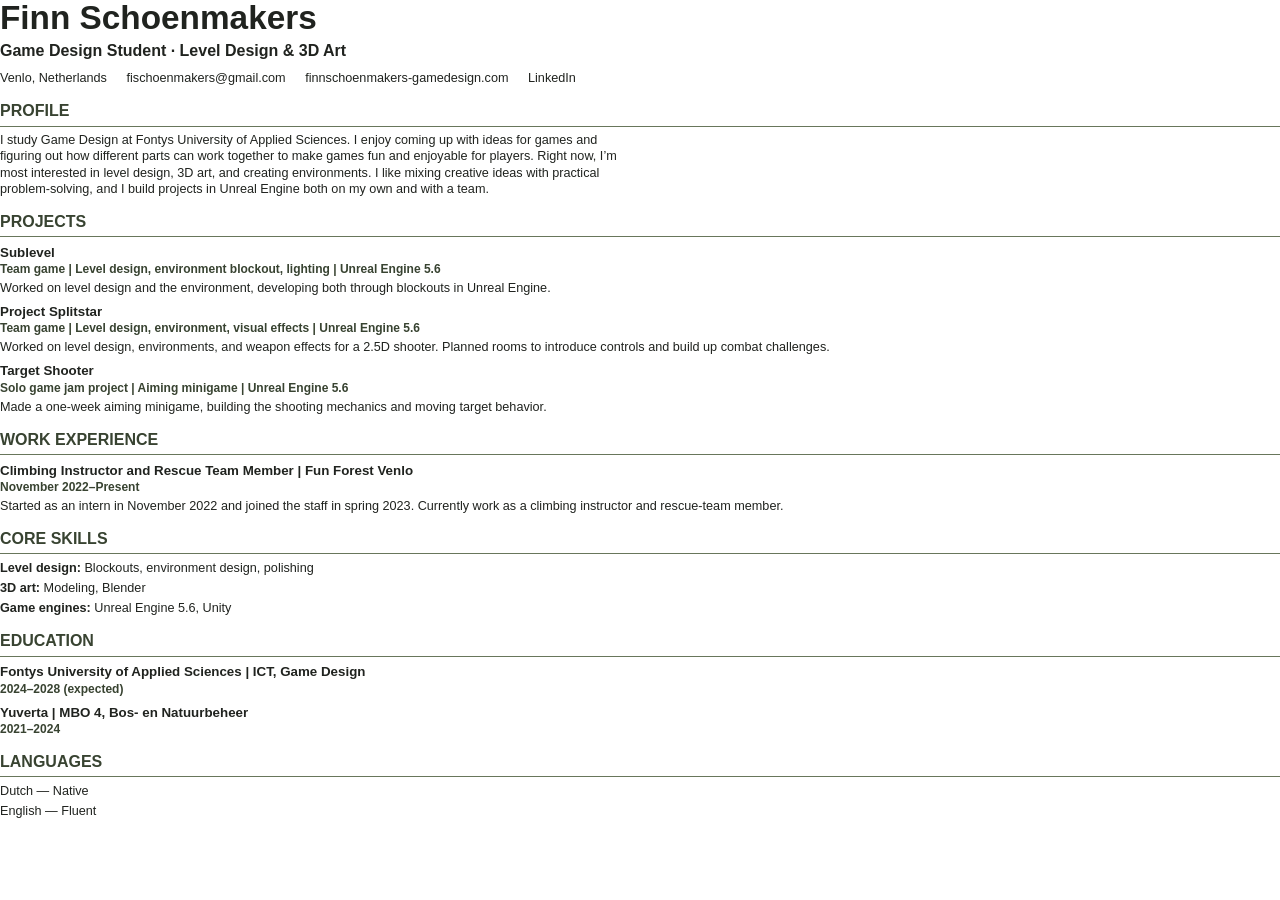
<file: Files/cv-ats.html>
<!DOCTYPE html>
<html lang="en">
<head>
    <meta charset="UTF-8">
    <meta name="viewport" content="width=device-width, initial-scale=1.0">
    <title>Finn Schoenmakers - Game Design CV</title>
    <script src="../javaScript/email-copy.js?v=20261108-1" defer></script>
    <style>
        @page {
            size: A4;
            margin: 12mm;
        }

        * {
            box-sizing: border-box;
        }

        body {
            margin: 0;
            color: #20231f;
            font-family: Arial, Helvetica, sans-serif;
            font-size: 9.5pt;
            line-height: 1.28;
        }

        h1, h2, h3, p {
            margin: 0;
        }

        h1 {
            font-size: 25pt;
            line-height: 1.1;
        }

        h2 {
            margin: 11pt 0 4pt;
            padding-bottom: 3pt;
            border-bottom: 1px solid #68765b;
            color: #384331;
            font-size: 12pt;
            text-transform: uppercase;
        }

        h3 {
            font-size: 10pt;
        }

        a {
            color: inherit;
            text-decoration: none;
        }

        .role {
            margin-top: 3pt;
            font-size: 12pt;
            font-weight: bold;
        }

        .contact {
            margin-top: 7pt;
        }

        .contact span {
            margin-right: 12pt;
        }

        .entry {
            margin-top: 5pt;
        }

        .meta {
            margin-top: 1pt;
            color: #384331;
            font-size: 9pt;
            font-weight: bold;
        }

        .entry p:not(.meta) {
            margin-top: 2pt;
        }

        .profile {
            max-width: 90ch;
        }

        .skills,
        .languages {
            margin: 0;
            padding: 0;
            list-style: none;
        }

        .skills li,
        .languages li {
            margin-top: 3pt;
        }
    </style>
</head>
<body>
    <header>
        <h1>Finn Schoenmakers</h1>
        <p class="role">Game Design Student · Level Design &amp; 3D Art</p>
        <p class="contact">
            <span>Venlo, Netherlands</span>
            <span><a href="mailto:fischoenmakers@gmail.com">fischoenmakers@gmail.com</a></span>
            <span><a href="https://finnschoenmakers-gamedesign.com">finnschoenmakers-gamedesign.com</a></span>
            <span><a href="https://www.linkedin.com/in/finn-schoenmakers-107a82269">LinkedIn</a></span>
        </p>
    </header>

    <main>
        <section>
            <h2>Profile</h2>
            <p class="profile">I study Game Design at Fontys University of Applied Sciences. I enjoy coming up with ideas for games and figuring out how different parts can work together to make games fun and enjoyable for players. Right now, I’m most interested in level design, 3D art, and creating environments. I like mixing creative ideas with practical problem-solving, and I build projects in Unreal Engine both on my own and with a team.</p>
        </section>

        <section>
            <h2>Projects</h2>
            <article class="entry">
                <h3>Sublevel</h3>
                <p class="meta">Team game | Level design, environment blockout, lighting | Unreal Engine 5.6</p>
                <p>Worked on level design and the environment, developing both through blockouts in Unreal Engine.</p>
            </article>
            <article class="entry">
                <h3>Project Splitstar</h3>
                <p class="meta">Team game | Level design, environment, visual effects | Unreal Engine 5.6</p>
                <p>Worked on level design, environments, and weapon effects for a 2.5D shooter. Planned rooms to introduce controls and build up combat challenges.</p>
            </article>
            <article class="entry">
                <h3>Target Shooter</h3>
                <p class="meta">Solo game jam project | Aiming minigame | Unreal Engine 5.6</p>
                <p>Made a one-week aiming minigame, building the shooting mechanics and moving target behavior.</p>
            </article>
        </section>

        <section>
            <h2>Work experience</h2>
            <article class="entry">
                <h3>Climbing Instructor and Rescue Team Member | Fun Forest Venlo</h3>
                <p class="meta">November 2022–Present</p>
                <p>Started as an intern in November 2022 and joined the staff in spring 2023. Currently work as a climbing instructor and rescue-team member.</p>
            </article>
        </section>

        <section>
            <h2>Core skills</h2>
            <ul class="skills">
                <li><strong>Level design:</strong> Blockouts, environment design, polishing</li>
                <li><strong>3D art:</strong> Modeling, Blender</li>
                <li><strong>Game engines:</strong> Unreal Engine 5.6, Unity</li>
            </ul>
        </section>

        <section>
            <h2>Education</h2>
            <article class="entry">
                <h3>Fontys University of Applied Sciences | ICT, Game Design</h3>
                <p class="meta">2024–2028 (expected)</p>
            </article>
            <article class="entry">
                <h3>Yuverta | MBO 4, Bos- en Natuurbeheer</h3>
                <p class="meta">2021–2024</p>
            </article>
        </section>

        <section>
            <h2>Languages</h2>
            <ul class="languages">
                <li>Dutch — Native</li>
                <li>English — Fluent</li>
            </ul>
        </section>
    </main>
</body>
</html>
</file>
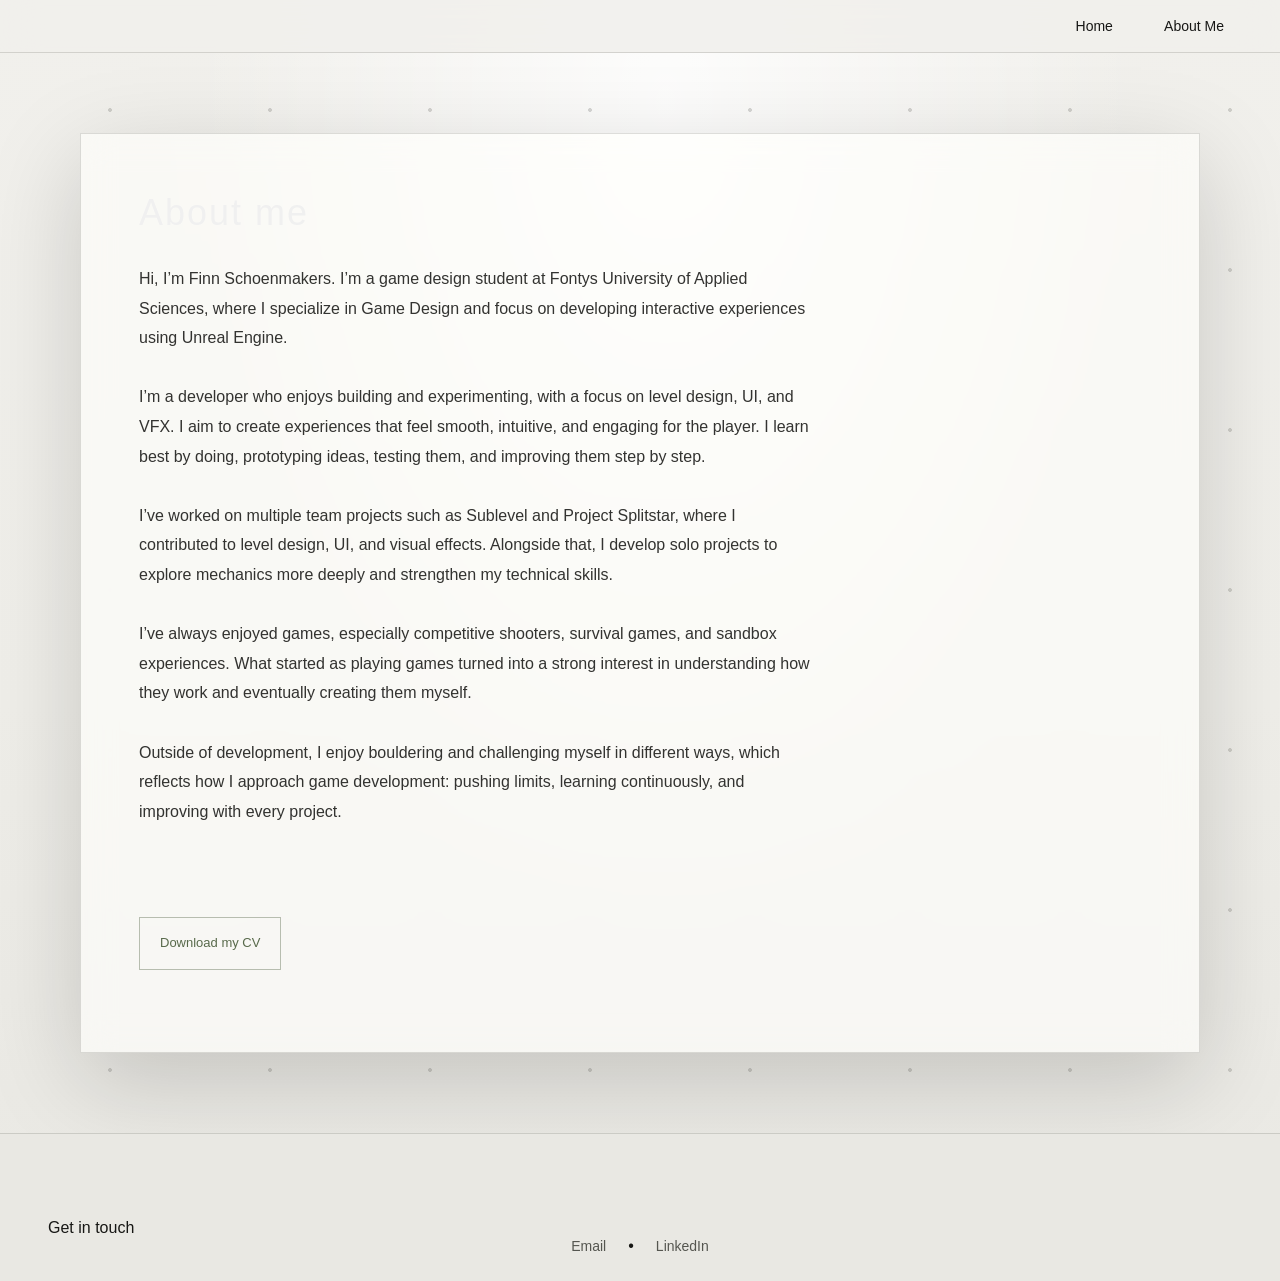
<file: Html/AboutMe.html>
<!DOCTYPE html>
<html lang="en">
<head>
    <meta charset="UTF-8">
    <meta name="viewport" content="width=device-width, initial-scale=1.0">
    <title>CV - Finn Schoenmakers</title>
    <link rel="stylesheet" href="../Css/style.css">
</head>
<body>
    <!-- Navigation Bar -->
    <nav class="navbar">
        <div class="nav-container">
            <a href="index.html" class="nav-link">Home</a>
            <a href="aboutMe.html" class="nav-link">About Me</a>
        </div>
    </nav>

    <!-- Main Container -->
    <div class="main-container">
        <div class="bio-card" style="flex: 1;">
            <h2 style="color: #f0f0f0; margin-bottom: 30px; font-size: 36px; font-weight: 300; letter-spacing: 2px;">About me</h2>
            
            <div class="cv-section">
                <p class="bio-text">Hi, I’m Finn Schoenmakers.
                    I’m a game design student at Fontys University of Applied Sciences, where I specialize in Game Design and focus on developing interactive experiences using Unreal Engine.
                    <br><br>
                    I’m a developer who enjoys building and experimenting, with a focus on level design, UI, and VFX. I aim to create experiences that feel smooth, intuitive, and engaging for the player. I learn best by doing, prototyping ideas, testing them, and improving them step by step.
                    <br><br>
                    I’ve worked on multiple team projects such as Sublevel and Project Splitstar, where I contributed to level design, UI, and visual effects. Alongside that, I develop solo projects to explore mechanics more deeply and strengthen my technical skills.
                    <br><br>
                    I’ve always enjoyed games, especially competitive shooters, survival games, and sandbox experiences. What started as playing games turned into a strong interest in understanding how they work and eventually creating them myself.
                    <br><br>
                    Outside of development, I enjoy bouldering and challenging myself in different ways, which reflects how I approach game development: pushing limits, learning continuously, and improving with every project.
                </p>

                <p class="bio-text">
                    <br><br>
                    <a href="../Files/CV Gamedesign.pdf" class="cv-link" target="_blank">Download my CV</a>
                </p>
            </div>
        </div>
    </div>

    <!-- Footer -->
    <footer class="footer">
        <div class="footer-content">
            <p>Get in touch</p>
            <div class="footer-links">
                <a href="mailto:fischoenmakers@gmail.com" class="footer-link">Email</a>
                <span class="footer-separator">•</span>
                <a href="https://www.linkedin.com/in/finn-schoenmakers-107a82269" class="footer-link" target="_blank">LinkedIn</a>
            </div>
        </div>
    </footer>
</body>
</html>
</file>
<file: Css/style.css>
:root {
    color-scheme: light;
    --paper: #f1f0ec;
    --paper-mid: #efeee9;
    --paper-shadow: #e9e8e3;
    --ink: #171715;
    --muted: #555650;
    --soft: #65665f;
    --line: rgba(35, 35, 30, 0.15);
    --mint: #58694b;
    --surface: rgba(255, 255, 252, 0.62);
    --surface-soft: rgba(255, 255, 252, 0.48);
    --surface-subtle: rgba(104, 118, 91, 0.055);
    --surface-tint: rgba(104, 118, 91, 0.08);
    --surface-border: rgba(35, 35, 30, 0.16);
    --surface-figure: rgba(241, 240, 236, 0.75);
    --surface-image: #e9e8e3;
    --copy: rgba(23, 23, 21, 0.88);
    --copy-strong: #46523b;
    --nav-surface: rgba(241, 240, 236, 0.88);
    --ambient-highlight: rgba(255, 255, 255, 0.85);
    --texture-dot: rgba(75, 75, 67, 0.42);
    --mono: 'Cascadia Code', Consolas, monospace;
    --sans: 'Segoe UI', Arial, sans-serif;
    --display: 'Segoe UI', Arial, sans-serif;
}

:root[data-theme="dark"] {
    color-scheme: dark;
    --paper: #171a18;
    --paper-mid: #1b201d;
    --paper-shadow: #202521;
    --ink: #f1f0ec;
    --muted: #c2c5bc;
    --soft: #999f94;
    --line: rgba(226, 232, 220, 0.16);
    --mint: #b3c89b;
    --surface: rgba(34, 40, 36, 0.9);
    --surface-soft: rgba(37, 44, 39, 0.82);
    --surface-subtle: rgba(179, 200, 155, 0.09);
    --surface-tint: rgba(179, 200, 155, 0.12);
    --surface-border: rgba(226, 232, 220, 0.2);
    --surface-figure: #202521;
    --surface-image: #1b201d;
    --copy: rgba(241, 240, 236, 0.88);
    --copy-strong: #d0dfbd;
    --nav-surface: rgba(23, 26, 24, 0.9);
    --ambient-highlight: rgba(179, 200, 155, 0.08);
    --texture-dot: rgba(201, 214, 191, 0.2);
}

* {
    margin: 0;
    padding: 0;
    box-sizing: border-box;
}

html {
    scroll-behavior: smooth;
    scroll-padding-top: 32px;
}

body {
    position: relative;
    min-height: 100%;
    overflow-x: hidden;
    background:
        radial-gradient(ellipse at 52% 8%, var(--ambient-highlight), transparent 50%),
        linear-gradient(180deg, var(--paper) 0%, var(--paper-mid) 55%, var(--paper-shadow) 100%);
    color: var(--ink);
    font-family: var(--sans);
    -webkit-font-smoothing: antialiased;
}

body::before {
    position: absolute;
    z-index: 0;
    inset: 0;
    content: "";
    pointer-events: none;
    opacity: 0.5;
    background-image: radial-gradient(circle, var(--texture-dot) 0 1.7px, transparent 2.2px);
    background-size: 160px 160px;
    background-position: 30px 30px;
}

a {
    color: inherit;
}

a:focus-visible {
    outline: 2px solid var(--mint);
    outline-offset: 5px;
}

.skip-link {
    position: fixed;
    z-index: 20;
    top: 12px;
    left: 12px;
    padding: 12px 16px;
    transform: translateY(calc(-100% - 16px));
    border: 2px solid var(--mint);
    background: var(--paper);
    color: var(--ink);
    font-weight: 600;
}

.skip-link:focus {
    transform: translateY(0);
}

.site-header,
.navbar,
main,
.footer,
.main-container {
    position: relative;
    z-index: 1;
}

/* Shared navigation */
.site-header {
    width: min(100% - 96px, 1440px);
    min-height: 112px;
    margin: 0 auto;
    display: flex;
    align-items: center;
    justify-content: space-between;
}

.wordmark {
    color: var(--ink);
    font-family: var(--display);
    font-size: 22px;
    font-weight: 700;
    line-height: 0.98;
    letter-spacing: -1.2px;
    text-decoration: none;
}

.wordmark-dot {
    color: var(--mint);
}

.nav-container {
    display: flex;
    align-items: center;
    justify-content: flex-end;
    gap: clamp(22px, 4vw, 54px);
}

.nav-link,
.footer-link {
    color: var(--muted);
    font-size: 14px;
    text-decoration: none;
    transition: color 180ms ease;
}

.nav-link:hover,
.footer-link:hover {
    color: var(--ink);
}

.navbar {
    position: sticky;
    top: 0;
    z-index: 10;
    padding: 18px 24px;
    border-bottom: 1px solid var(--line);
    background: var(--nav-surface);
    backdrop-filter: blur(18px);
}

.navbar-inner {
    display: flex;
    width: min(100%, 1200px);
    align-items: center;
    justify-content: space-between;
    gap: 24px;
    margin: 0 auto;
}

.navbar .nav-container {
    max-width: 1200px;
    margin: 0;
}

.navbar-inner .nav-container {
    margin-left: auto;
}

.navbar .nav-link {
    color: var(--ink);
}

.theme-toggle {
    display: grid;
    width: 38px;
    height: 38px;
    flex: 0 0 auto;
    place-items: center;
    border: 1px solid var(--line);
    border-radius: 50%;
    background: transparent;
    color: var(--ink);
    cursor: pointer;
    font-family: var(--sans);
    font-size: 20px;
    line-height: 1;
    transition: color 180ms ease, background 180ms ease, border-color 180ms ease;
}

.theme-toggle:hover {
    border-color: var(--mint);
    background: var(--surface-tint);
}

.theme-toggle:focus-visible {
    outline: 2px solid var(--mint);
    outline-offset: 3px;
}

.email-copy-status {
    position: fixed;
    z-index: 20;
    right: 24px;
    bottom: 24px;
    max-width: min(360px, calc(100vw - 48px));
    padding: 12px 16px;
    border: 1px solid var(--surface-border);
    background: var(--ink);
    color: var(--paper);
    font-size: 13px;
    line-height: 1.5;
    box-shadow: 0 8px 26px rgba(0, 0, 0, 0.2);
}

.email-copy-status[hidden] {
    display: none;
}

.site-header .theme-toggle {
    margin-left: 2px;
}

/* Landing page */
.hero {
    position: relative;
    isolation: isolate;
    z-index: 1;
    width: min(100% - 96px, 1440px);
    min-height: min(690px, calc(100vh - 112px));
    margin: 0 auto;
    padding: clamp(115px, 18vh, 205px) 0 72px;
}

.hero-kicker,
.hero h1,
.hero-bottom {
    position: relative;
    z-index: 1;
}

.hero-kicker,
.eyebrow,
.project-number,
.project-engine,
.portrait-caption,
.quest-index,
.quest-footnote,
.footer-bottom {
    font-family: var(--mono);
    font-size: 11px;
    font-weight: 400;
    letter-spacing: 0.08em;
    text-transform: uppercase;
}

.hero-kicker {
    display: flex;
    align-items: center;
    gap: 10px;
    color: var(--muted);
}

.hero h1 {
    margin-top: 30px;
    color: var(--ink);
    font-family: var(--display);
    font-size: clamp(62px, 10.5vw, 142px);
    font-weight: 500;
    line-height: 0.91;
    letter-spacing: -0.045em;
}

.hero h1 span,
.footer h2 span {
    color: var(--mint);
}

.hero h1 .hero-story-kerning {
    display: inline-block;
    margin-left: 0.025em;
}

.hero-bottom {
    display: flex;
    align-items: flex-end;
    justify-content: space-between;
    max-width: 760px;
    margin-top: 56px;
}

.hero-note {
    color: var(--muted);
    font-size: 14px;
    line-height: 1.8;
}

.scroll-cue {
    display: flex;
    align-items: center;
    gap: 12px;
    color: var(--ink);
    font-family: var(--mono);
    font-size: 11px;
    letter-spacing: 0.08em;
    text-decoration: none;
    text-transform: uppercase;
}

.scroll-arrow {
    display: grid;
    width: 34px;
    height: 34px;
    place-items: center;
    border: 1px solid var(--line);
    border-radius: 50%;
    color: var(--mint);
    font-family: var(--sans);
    font-size: 17px;
    transition: background 180ms ease, transform 180ms ease;
}

.scroll-cue:hover .scroll-arrow {
    transform: translateY(3px);
    background: var(--surface-tint);
}

.section-shell {
    position: relative;
    z-index: 1;
    width: min(100% - 96px, 1200px);
    margin: 0 auto;
}

.work-section {
    padding: 82px 0 130px;
}

.section-heading {
    display: flex;
    align-items: flex-end;
    justify-content: space-between;
    gap: 24px;
    margin-bottom: 46px;
}

.eyebrow {
    margin-bottom: 16px;
    color: var(--soft);
}

.section-heading h2,
.about-copy h2 {
    color: var(--ink);
    font-family: var(--display);
    font-size: clamp(32px, 4.3vw, 54px);
    font-weight: 500;
    line-height: 1.05;
    letter-spacing: -0.06em;
}

.section-aside {
    color: var(--muted);
    font-size: 12px;
    line-height: 1.7;
}

.projects-grid {
    display: grid;
    grid-template-columns: repeat(12, minmax(0, 1fr));
    align-items: start;
    gap: 68px 28px;
}

.project-card {
    display: block;
    min-width: 0;
    color: inherit;
    text-decoration: none;
}

.project-card--sublevel { grid-column: 1 / span 7; }
.project-card--splitstar { grid-column: 6 / span 7; margin-top: 24px; }
.project-card--target { grid-column: 2 / span 7; margin-top: 4px; }

.project-image {
    position: relative;
    min-height: 250px;
    aspect-ratio: 1.65;
    overflow: hidden;
    border: 1px solid var(--surface-border);
    background-color: var(--surface-image);
    background-position: center;
    background-size: cover;
    box-shadow: 0 22px 50px rgba(0, 0, 0, 0.2);
    transition: border-color 220ms ease, transform 350ms cubic-bezier(0.2, 0.75, 0.3, 1);
}

.project-image img {
    position: absolute;
    inset: 0;
    width: 100%;
    height: 100%;
    object-fit: cover;
    object-position: center;
}

.project-image::after {
    position: absolute;
    inset: 0;
    content: "";
    background: linear-gradient(180deg, rgba(8, 12, 18, 0.48), transparent 30%, transparent 62%, rgba(8, 12, 18, 0.28));
    transition: background 220ms ease;
}

.project-card:hover .project-image {
    transform: translateY(-6px);
    border-color: rgba(104, 118, 91, 0.54);
}

.project-number,
.project-open {
    position: absolute;
    z-index: 1;
    top: 17px;
}

.project-number {
    left: 18px;
    color: rgba(255, 255, 255, 0.82);
    text-shadow: 0 1px 12px rgba(0, 0, 0, 0.65);
}

.project-open {
    right: 17px;
    display: grid;
    width: 32px;
    height: 32px;
    place-items: center;
    border: 1px solid rgba(255, 255, 255, 0.46);
    border-radius: 50%;
    color: white;
    font-size: 16px;
    transition: color 180ms ease, background 180ms ease;
}

.project-card:hover .project-open {
    color: var(--paper);
    background: var(--mint);
}

.project-meta {
    display: flex;
    align-items: flex-start;
    justify-content: space-between;
    gap: 16px;
    padding: 19px 2px 0;
}

.project-meta .project-title {
    margin-bottom: 6px;
    color: var(--ink);
    font-family: var(--display);
    font-size: 22px;
    font-weight: 500;
    letter-spacing: -0.04em;
}

.project-description {
    color: var(--muted);
    font-size: 12px;
}

.project-engine {
    padding-top: 7px;
    color: var(--soft);
    font-size: 11px;
    text-align: right;
    white-space: nowrap;
}

.side-quests {
    padding: 86px 0 120px;
    border-top: 1px solid var(--line);
}

.section-heading--center {
    align-items: flex-end;
    margin-bottom: 36px;
}

.quest-list {
    display: grid;
    grid-template-columns: repeat(2, 1fr);
    gap: 14px;
}

.quest-item {
    display: flex;
    align-items: center;
    gap: 16px;
    min-height: 86px;
    padding: 0 22px;
    border: 1px solid var(--line);
    background: var(--surface-soft);
    color: var(--ink);
    cursor: pointer;
    font-family: var(--display);
    font-size: 16px;
    text-align: left;
    transition: background 180ms ease, border-color 180ms ease, transform 180ms ease;
}

.quest-item:hover {
    transform: translateY(-2px);
    border-color: var(--mint);
    background: var(--surface-tint);
}

.quest-item[aria-expanded="true"] {
    border-color: var(--mint);
    border-bottom-color: var(--surface-soft);
    background: var(--surface-soft);
}

.quest-item:focus-visible {
    position: relative;
    z-index: 1;
    outline: 2px solid var(--mint);
    outline-offset: -4px;
}

.quest-index {
    color: var(--soft);
}

.quest-action {
    margin-left: auto;
    color: var(--mint);
    font-family: var(--mono);
    font-size: 10px;
    letter-spacing: 0.04em;
    text-transform: uppercase;
    white-space: nowrap;
}

.quest-mark {
    display: grid;
    width: 32px;
    height: 32px;
    flex: 0 0 auto;
    place-items: center;
    border: 1px solid var(--line);
    border-radius: 50%;
    color: var(--mint);
    font-size: 18px;
    transition: background 180ms ease, border-color 180ms ease;
}

.quest-item:hover .quest-mark,
.quest-item[aria-expanded="true"] .quest-mark {
    border-color: var(--mint);
    background: var(--surface);
}

.quest-footnote {
    margin-top: 18px;
    color: var(--soft);
    font-size: 11px;
    text-align: right;
}

.quest-gallery-panel {
    display: grid;
    grid-template-rows: 0fr;
    margin-top: 0;
    opacity: 0;
    transition: grid-template-rows 320ms cubic-bezier(0.2, 0.75, 0.3, 1), margin-top 320ms ease, opacity 220ms ease;
}

.quest-gallery-panel.is-open {
    grid-template-rows: 1fr;
    margin-top: 0;
    opacity: 1;
}

.quest-gallery-panel-inner {
    min-height: 0;
    overflow: hidden;
    padding: 0 clamp(20px, 4vw, 42px);
    border: 1px solid transparent;
    background: transparent;
}

.quest-gallery-panel.is-open .quest-gallery-panel-inner {
    padding-top: 28px;
    padding-bottom: 32px;
    border-color: var(--line);
    border-top-color: transparent;
    background: var(--surface-soft);
}

.quest-drawer-header {
    display: flex;
    align-items: flex-start;
    justify-content: space-between;
    gap: 24px;
    margin-bottom: 48px;
}

.quest-drawer-header .eyebrow {
    margin-bottom: 12px;
}

.quest-drawer-header h2 {
    color: var(--ink);
    font-family: var(--display);
    font-size: clamp(34px, 5vw, 52px);
    font-weight: 500;
    line-height: 1.05;
    letter-spacing: -0.06em;
}

.quest-drawer-close {
    display: grid;
    flex: 0 0 auto;
    width: 42px;
    height: 42px;
    place-items: center;
    border: 1px solid var(--line);
    border-radius: 50%;
    background: transparent;
    color: var(--ink);
    cursor: pointer;
    font-size: 27px;
    line-height: 1;
    transition: color 180ms ease, background 180ms ease;
}

.quest-drawer-close:hover {
    background: var(--ink);
    color: var(--paper);
}

.quest-drawer-close:focus-visible {
    outline: 2px solid var(--mint);
    outline-offset: 4px;
}

.quest-gallery {
    display: grid;
    grid-template-columns: repeat(2, minmax(0, 1fr));
    gap: 22px;
}

.quest-gallery-item {
    min-width: 0;
    margin: 0;
}

.quest-gallery-item img,
.quest-gallery-item video {
    display: block;
    width: 100%;
    aspect-ratio: 4 / 3;
    border: 1px solid var(--line);
    background: var(--paper-shadow);
    object-fit: cover;
}

.sublevel-section[aria-labelledby="sublevel-layout-title"] .sublevel-story-image {
    border-color: transparent;
    box-shadow: none;
    background: transparent;
}

.sublevel-section[aria-labelledby="sublevel-layout-title"] .sublevel-story-image::after {
    display: none;
}

.sublevel-section[aria-labelledby="sublevel-layout-title"] .sublevel-story-image img {
    object-fit: contain;
}

.quest-gallery-item--portrait img {
    height: auto;
    aspect-ratio: auto;
    object-fit: contain;
}

.quest-gallery-item--portrait {
    grid-row: span 2;
}

.quest-gallery-item img.quest-gallery-image--landscape {
    aspect-ratio: 16 / 9;
    object-fit: contain;
}

.quest-gallery-item-button {
    display: block;
    width: 100%;
    border: 0;
    background: transparent;
    color: var(--ink);
    cursor: pointer;
    font: inherit;
    text-align: left;
}

.quest-gallery-item-button:focus-visible {
    outline: 2px solid var(--mint);
    outline-offset: 4px;
}

.quest-gallery-item-button[aria-expanded="true"] img {
    border-color: var(--mint);
}

.quest-gallery-item-caption {
    display: block;
    margin-top: 10px;
    color: var(--muted);
    font-size: 12px;
}

.quest-gallery-item-detail {
    margin-top: 12px;
    padding: 14px 16px;
    border-left: 2px solid var(--mint);
    background: var(--surface-tint);
    color: var(--muted);
    font-size: 13px;
    line-height: 1.75;
}

.about-section {
    display: grid;
    grid-template-columns: 1.1fr 0.72fr;
    align-items: center;
    gap: clamp(48px, 11vw, 150px);
    padding: 72px 0 150px;
    border-top: 1px solid var(--line);
}

.about-copy {
    max-width: 550px;
}

.about-actions {
    display: flex;
    flex-wrap: wrap;
    gap: 0 24px;
}

.about-copy h2 {
    margin-bottom: 26px;
}

.about-text {
    max-width: 510px;
    margin: 0 0 15px;
    color: var(--muted);
    font-size: 14px;
    line-height: 1.85;
}

.text-link {
    display: inline-flex;
    align-items: center;
    gap: 15px;
    margin-top: 19px;
    padding-bottom: 7px;
    border-bottom: 1px solid rgba(104, 118, 91, 0.45);
    color: var(--mint);
    font-size: 12px;
    text-decoration: none;
    transition: gap 180ms ease, border-color 180ms ease;
}

.text-link:hover {
    gap: 21px;
    border-color: var(--mint);
}

.about-portrait {
    position: relative;
    max-width: 365px;
    justify-self: end;
    padding: 10px;
    border: 1px solid rgba(208, 214, 227, 0.2);
    background: rgba(116, 128, 151, 0.08);
    transform: rotate(2deg);
}

.about-portrait::before {
    position: absolute;
    z-index: -1;
    inset: 13px -13px -13px 13px;
    content: "";
    border: 1px solid rgba(185, 223, 200, 0.2);
}

.about-portrait img {
    display: block;
    width: 100%;
    aspect-ratio: 0.92;
    object-fit: cover;
    filter: saturate(0.73);
}

.portrait-caption {
    display: block;
    padding: 12px 2px 2px;
    color: var(--muted);
    font-size: 8px;
}

/* Footer */
.footer {
    width: 100%;
    margin-top: 0;
    padding: 85px max(48px, calc((100vw - 1440px) / 2)) 26px;
    border-top: 1px solid var(--line);
    background: var(--paper-shadow);
}

.footer-content {
    max-width: 1440px;
    margin: 0 auto;
}

.footer h2 {
    color: var(--ink);
    font-family: var(--display);
    font-size: clamp(48px, 8vw, 96px);
    font-weight: 500;
    line-height: 0.98;
    letter-spacing: -0.075em;
}

.contact-link {
    display: inline-flex;
    align-items: center;
    gap: 28px;
    margin: 28px 0 95px;
    padding: 13px 18px;
    border: 1px solid rgba(104, 118, 91, 0.52);
    color: var(--mint);
    font-size: 12px;
    text-decoration: none;
    transition: background 180ms ease, color 180ms ease;
}

.contact-link:hover {
    color: var(--paper);
    background: var(--mint);
}

.footer-bottom {
    display: grid;
    grid-template-columns: 1fr auto 1fr;
    align-items: center;
    gap: 20px;
    padding-top: 22px;
    border-top: 1px solid var(--line);
    color: var(--soft);
    font-size: 11px;
}

.footer-bottom > :first-child {
    justify-self: start;
}

.footer-bottom .footer-links {
    justify-self: center;
}

.footer-bottom > .back-to-top {
    justify-self: end;
}

.footer-links {
    display: flex;
    align-items: center;
    justify-content: center;
    flex-wrap: wrap;
    gap: 22px;
}

.footer-bottom .footer-link {
    font-family: var(--mono);
    font-size: 11px;
    letter-spacing: 0.08em;
    text-transform: uppercase;
}

.legal-links {
    display: flex;
    flex-wrap: wrap;
    justify-content: center;
    gap: 12px 22px;
    margin-top: 22px;
}

.legal-links .footer-link {
    font-size: 12px;
}

.legal-main {
    align-items: center;
}

.legal-card {
    max-width: 900px;
    margin-inline: auto;
    text-align: center;
}

.legal-card > .back-link {
    display: block;
    width: fit-content;
    margin: 0 auto 16px;
}

.legal-card > .project-type,
.legal-card > .bio-text {
    margin-right: auto;
    margin-left: auto;
}

.legal-list {
    max-width: 76ch;
    margin-right: auto;
    margin-left: auto;
    padding-left: 0;
    color: var(--copy);
    font-size: 16px;
    line-height: 1.8;
    list-style: none;
    text-align: center;
}

.legal-list li + li {
    margin-top: 14px;
}

.legal-list strong {
    color: var(--ink);
}

.legal-list code {
    overflow-wrap: anywhere;
}

.legal-card > h1 {
    margin-top: 0;
}

.legal-card .policy-intro {
    max-width: 76ch;
    margin: 0 0 32px;
    color: var(--copy);
    font-size: 17px;
    line-height: 1.8;
}

.legal-card .cv-section {
    margin: 32px 0;
}

.legal-card .cv-section > h2 {
    margin: 0 0 12px;
    padding-bottom: 10px;
    border-bottom: 1px solid var(--line);
    color: var(--ink);
    font-family: var(--display);
    font-size: 23px;
    line-height: 1.3;
    text-align: center;
}

.legal-card .cv-section > h3 {
    margin: 20px 0 8px;
    color: var(--ink);
    font-size: 17px;
    line-height: 1.45;
}

.legal-card .cv-section > p,
.legal-card .cv-section > ul {
    max-width: 76ch;
    margin-right: auto;
    margin-left: auto;
    color: var(--copy);
    font-size: 15px;
    line-height: 1.8;
    text-align: center;
}

.legal-card .cv-section > ul {
    margin: 10px auto 0;
}

.legal-card .cv-section li + li {
    margin-top: 8px;
}

.legal-card a:not(.back-link) {
    color: var(--copy-strong);
    text-underline-offset: 3px;
}

.legal-links a:focus-visible,
.footer-link:focus-visible,
.nav-link:focus-visible,
.quest-item:focus-visible,
.theme-toggle:focus-visible {
    outline: 2px solid var(--mint);
    outline-offset: 4px;
}

/* Existing about and project pages */
.main-container {
    display: flex;
    width: min(100% - 80px, 1120px);
    min-height: calc(100vh - 90px);
    align-items: center;
    justify-content: center;
    margin: 0 auto;
    padding: 80px 0;
}

.about-page .main-container {
    min-height: 0;
    align-items: flex-start;
    padding: 48px 0 72px;
}

.about-page .bio-card {
    max-width: 960px;
    margin: 0 auto;
}

.about-page .project-title {
    margin: 0 0 8px;
}

.about-page .project-type {
    margin-bottom: 24px;
}

.about-page .cv-section {
    margin: 0;
}

.about-page .bio-text {
    max-width: none;
}

.about-page .bio-text + .bio-text {
    margin-top: 18px;
}

.about-page .bio-text:last-child {
    display: flex;
    flex-wrap: wrap;
    gap: 12px;
    margin-top: 28px;
}

.about-page .bio-text:last-child br {
    display: none;
}

.about-page .cv-link {
    margin-top: 0;
}

.bio-card {
    width: 100%;
    padding: clamp(28px, 5vw, 58px);
    border: 1px solid var(--line);
    background: var(--surface);
    box-shadow: 0 28px 90px rgba(0, 0, 0, 0.17);
    backdrop-filter: blur(16px);
}

.project-title {
    margin: 22px 0 6px;
    color: var(--ink);
    font-family: var(--display);
    font-size: clamp(38px, 5vw, 54px);
    font-weight: 600;
    line-height: 1.1;
    letter-spacing: -0.055em;
}

.project-type {
    margin: 0 0 28px;
    color: var(--mint);
    font-family: var(--mono);
    font-size: 11px;
    letter-spacing: 0.09em;
    line-height: 1.7;
    text-transform: uppercase;
}

.project-page .cv-section {
    margin: 42px 0;
}

.project-details {
    display: grid;
    grid-template-columns: repeat(3, minmax(0, 1fr));
    gap: 12px;
    margin: 28px 0 38px;
}

.project-details > div,
.project-learning-list li {
    min-width: 0;
    padding: 17px 18px;
    border: 1px solid var(--line);
    border-top: 2px solid var(--mint);
    background: var(--surface-subtle);
    text-align: left;
}

.project-details dt,
.project-learning-list li strong {
    display: block;
    margin-bottom: 7px;
    color: var(--ink);
    font-family: var(--display);
    font-size: 15px;
    font-weight: 600;
    line-height: 1.45;
}

.project-details dd,
.project-learning-list li span {
    color: var(--copy);
    font-size: 14px;
    line-height: 1.7;
}

.project-page .cv-section > h2 {
    margin: 0 0 19px;
    padding-bottom: 12px;
    border-bottom: 1px solid var(--line);
    color: var(--ink);
    font-family: var(--display);
    font-size: clamp(23px, 3vw, 29px);
    font-weight: 600;
    line-height: 1.25;
    letter-spacing: -0.035em;
}

.project-page .cv-section > h3 {
    margin: 30px 0 12px;
    padding: 8px 12px;
    border-left: 3px solid var(--mint);
    background: var(--surface-tint);
    color: var(--copy-strong);
    font-family: var(--sans);
    font-size: 16px;
    font-weight: 700;
    line-height: 1.45;
    letter-spacing: 0;
}

.bio-text {
    max-width: 76ch;
    color: var(--copy);
    font-size: 16px;
    font-weight: 400;
    line-height: 1.85;
    letter-spacing: 0;
}

.project-page .bio-text strong {
    color: var(--ink);
    font-weight: 700;
}

.bio-text + .bio-text {
    margin-top: 16px;
}

.project-list {
    display: grid;
    gap: 10px;
    margin: 16px 0 0 24px;
    padding: 0 0 0 4px;
    color: var(--copy);
    font-size: 15px;
    line-height: 1.75;
}

.project-learning-list {
    display: grid;
    grid-template-columns: repeat(2, minmax(0, 1fr));
    gap: 12px;
    margin: 16px 0 0;
    padding: 0;
    list-style: none;
}

.cv-section {
    margin: 24px 0;
}

.cv-section h3 {
    margin: 19px 0 9px;
    color: var(--mint);
    font-size: 14px;
    font-weight: 500;
}

.back-link {
    display: inline-block;
    margin-bottom: 18px;
    color: var(--muted);
    font-size: 13px;
    text-decoration: none;
}

.back-link:hover {
    color: var(--mint);
}

.cv-link {
    display: inline-block;
    margin-top: 16px;
    padding: 13px 20px;
    border: 1px solid rgba(104, 118, 91, 0.45);
    color: var(--mint);
    font-size: 13px;
    text-decoration: none;
    transition: background 180ms ease, color 180ms ease;
}

.cv-link:hover {
    color: var(--paper);
    background: var(--mint);
}

.main-container video {
    display: block;
    max-height: 70vh;
    object-fit: contain;
}

.project-gallery {
    display: grid;
    grid-template-columns: repeat(2, minmax(0, 1fr));
    gap: 18px;
    margin: 22px 0 28px;
}

.project-gallery figure {
    overflow: hidden;
    border: 1px solid var(--line);
    background: var(--surface-figure);
}

.project-gallery img {
    display: block;
    width: 100%;
    max-height: 440px;
    object-fit: contain;
    background: var(--surface-image);
}

.project-gallery figcaption {
    padding: 12px 14px;
    color: var(--muted);
    font-size: 12px;
    line-height: 1.65;
}

/* Older pages use this compact footer layout. */
footer.footer--simple {
    padding: 35px 20px;
    text-align: center;
}

footer.footer--simple .footer-content > p {
    margin-bottom: 16px;
    color: var(--muted);
    font-family: var(--mono);
    font-size: 11px;
    letter-spacing: 0.08em;
    text-transform: uppercase;
}

footer.footer--simple .footer-links {
    justify-content: center;
    align-items: center;
}

footer.footer--simple .footer-separator {
    color: var(--soft);
}

@media (max-width: 760px) {
    .site-header,
    .hero,
    .section-shell {
        width: calc(100% - 44px);
    }

    .site-header {
        min-height: 88px;
    }

    .wordmark {
        font-size: 19px;
    }

    .nav-container {
        gap: 18px;
    }

    .nav-link {
        font-size: 12px;
    }

    .hero {
        min-height: 600px;
        padding-top: 150px;
    }

    .hero h1 {
        font-size: clamp(62px, 13vw, 100px);
    }

    .hero-bottom {
        align-items: flex-start;
        gap: 26px;
        margin-top: 40px;
    }

    .scroll-cue {
        flex-direction: column;
        align-items: flex-end;
        gap: 7px;
        text-align: right;
    }

    .work-section {
        padding: 65px 0 92px;
    }

    .section-heading,
    .section-heading--center {
        align-items: flex-start;
        flex-direction: column;
        gap: 15px;
        margin-bottom: 30px;
    }

    .section-heading h2,
    .about-copy h2 {
        font-size: clamp(34px, 8vw, 48px);
    }

    .projects-grid {
        display: flex;
        flex-direction: column;
        gap: 42px;
    }

    .project-card,
    .project-card--splitstar,
    .project-card--target {
        width: 100%;
        margin: 0;
    }

    .project-card:nth-child(2) {
        width: 91%;
        align-self: flex-end;
    }

    .project-card:nth-child(3) {
        width: 94%;
    }

    .project-image {
        min-height: 190px;
    }

    .project-meta {
        flex-direction: column;
        gap: 6px;
    }

    .project-engine {
        padding-top: 0;
        text-align: left;
    }

    .side-quests {
        padding: 65px 0 90px;
    }

    .quest-list {
        grid-template-columns: 1fr;
    }

    .quest-item {
        min-height: 66px;
        padding: 0 12px;
    }

    .quest-gallery-panel-inner {
        padding-right: 18px;
        padding-left: 18px;
    }

    .quest-gallery {
        grid-template-columns: 1fr;
    }

    .quest-gallery-item--portrait {
        grid-row: auto;
    }

    .quest-footnote {
        line-height: 1.8;
        text-align: left;
    }

    .about-section {
        grid-template-columns: 1fr;
        gap: 52px;
        padding: 62px 0 100px;
    }

    .about-portrait {
        width: min(78%, 340px);
        justify-self: center;
    }

    .footer {
        padding: 68px 22px 22px;
    }

    .footer-bottom {
        display: flex;
        justify-content: space-between;
        flex-wrap: wrap;
    }

    .footer-bottom > :first-child {
        width: 100%;
    }

    .contact-link {
        margin-bottom: 65px;
    }

    .main-container {
        width: calc(100% - 36px);
        min-height: auto;
        padding: 48px 0;
    }

    .project-page .cv-section {
        margin: 34px 0;
    }

    .navbar-inner {
        gap: 14px;
    }

    .navbar .wordmark {
        font-size: 18px;
    }

    .project-page .cv-section > h3 {
        margin-top: 25px;
        font-size: 15px;
    }

    .bio-text {
        font-size: 15px;
        line-height: 1.8;
    }

    .project-gallery {
        grid-template-columns: 1fr;
        gap: 14px;
    }

    .project-details {
        grid-template-columns: 1fr;
        gap: 9px;
        margin: 24px 0 32px;
    }

    .project-learning-list {
        grid-template-columns: 1fr;
        gap: 10px;
    }
}

@media (max-width: 420px) {
    .site-header,
    .hero,
    .section-shell {
        width: calc(100% - 34px);
    }

    .nav-container {
        gap: 12px;
    }

    .nav-link {
        font-size: 11px;
    }

    .wordmark {
        font-size: 17px;
    }

    .hero {
        min-height: 570px;
        padding-top: 134px;
    }

    .hero h1 {
        font-size: 60px;
    }

    .hero-kicker {
        font-size: 8px;
    }

    .hero-note {
        font-size: 12px;
    }

    .scroll-cue {
        font-size: 8px;
    }
}

@media (orientation: landscape) and (max-height: 600px) {
    .hero {
        min-height: 0;
        padding: clamp(48px, 10vh, 72px) 0 42px;
    }

    .hero h1 {
        margin-top: 24px;
        font-size: clamp(48px, 9vw, 112px);
    }

    .hero-bottom {
        margin-top: 30px;
    }
}

@media (prefers-reduced-motion: reduce) {
    *,
    *::before,
    *::after {
        scroll-behavior: auto !important;
        animation-duration: 0.01ms !important;
        animation-iteration-count: 1 !important;
        transition-duration: 0.01ms !important;
    }
}

.project-page--sublevel,
.project-page--splitstar,
.project-page--target-shooter {
    background: var(--paper);
}

.project-page--sublevel::before,
.project-page--splitstar::before,
.project-page--target-shooter::before {
    display: none;
}

.project-page--sublevel .sublevel-container,
.project-page--splitstar .sublevel-container,
.project-page--target-shooter .sublevel-container {
    display: block;
    width: min(100% - 64px, 1160px);
    min-height: 0;
    padding: 56px 0 96px;
}

.sublevel-page {
    width: 100%;
}

.project-page--sublevel .back-link,
.project-page--splitstar .back-link,
.project-page--target-shooter .back-link {
    margin-bottom: 32px;
}

.sublevel-heading {
    padding-bottom: 28px;
    border-bottom: 1px solid var(--line);
}

.sublevel-heading .eyebrow,
.sublevel-section-heading .eyebrow {
    margin-bottom: 12px;
    color: var(--mint);
    font-family: var(--mono);
    font-size: 11px;
    letter-spacing: 0.08em;
    text-transform: uppercase;
}

.project-page--sublevel .project-title,
.project-page--splitstar .project-title,
.project-page--target-shooter .project-title {
    margin: 0;
    font-size: clamp(48px, 8vw, 82px);
    letter-spacing: -0.06em;
}

.project-page--sublevel .project-type,
.project-page--splitstar .project-type,
.project-page--target-shooter .project-type {
    margin: 12px 0 0;
    color: var(--muted);
}

.target-shooter-video-wrap {
    overflow: hidden;
    border: 1px solid var(--surface-border);
    background: #080908;
}

.target-shooter-video {
    display: block;
    width: 100%;
    max-height: 680px;
    aspect-ratio: 16 / 9;
    background: #080908;
}

.project-page--splitstar img {
    -webkit-user-drag: none;
    user-select: none;
}

.project-page--splitstar .sublevel-story-image {
    aspect-ratio: auto;
    border-color: transparent;
    box-shadow: none;
    background: transparent;
}

.project-page--splitstar .sublevel-story-image::after {
    display: none;
}

.project-page--splitstar .sublevel-story-image img {
    width: 100%;
    height: auto;
    max-height: 600px;
    object-fit: contain;
    pointer-events: none;
}

.project-page--splitstar .sublevel-room-gallery:not(.splitstar-blueprint-gallery) {
    aspect-ratio: 16 / 9;
}

.project-page--splitstar .sublevel-room-gallery:not(.splitstar-blueprint-gallery) > .sublevel-story-image {
    width: 100%;
    height: 100%;
    aspect-ratio: auto;
}

.project-page--splitstar .sublevel-room-gallery:not(.splitstar-blueprint-gallery) .sublevel-story-image img {
    height: 100%;
    max-height: none;
    object-fit: contain;
}

.project-page--splitstar .sublevel-light-scene {
    align-self: start;
    width: 100%;
    overflow: hidden;
    background: #10110f;
}

.project-page--splitstar .sublevel-light-gif {
    height: auto;
    aspect-ratio: auto;
}

.project-page--splitstar .sublevel-light-gif img {
    display: block;
    width: 100%;
    height: auto;
    max-height: 600px;
    object-fit: contain;
    pointer-events: none;
}

.project-page--splitstar .sublevel-light-blueprint {
    bottom: 12px;
    width: min(36%, 360px);
}

.project-page--splitstar .sublevel-light-blueprint img {
    pointer-events: none;
}

.splitstar-effect-blueprints {
    position: absolute;
    z-index: 2;
    right: 12px;
    bottom: 12px;
    width: min(38%, 360px);
}

.splitstar-effect-blueprints .sublevel-light-blueprint {
    position: relative;
    right: auto;
    bottom: auto;
    flex: 1 1 0;
    width: auto;
    min-width: 0;
    border-width: 3px;
}

.splitstar-effect-blueprints--laser {
    width: min(42%, 400px);
}

.splitstar-effect-blueprints--laser .sublevel-light-blueprint {
    width: 100%;
    height: auto;
    aspect-ratio: auto;
    overflow: visible;
    border-width: 3px;
}

.splitstar-effect-blueprints--laser .sublevel-light-blueprint img {
    width: 100%;
    height: auto;
    object-fit: contain;
}

.splitstar-effect-blueprints .splitstar-blueprint-gallery {
    width: 100%;
    aspect-ratio: 16 / 9;
    border: 0;
    box-shadow: none;
    background: transparent;
}

.splitstar-blueprint-gallery > .sublevel-story-image {
    position: absolute;
    inset: 0;
    display: flex;
    width: 100%;
    height: 100%;
    align-items: center;
    justify-content: center;
    aspect-ratio: auto;
    border: 0;
    box-shadow: none;
    background: transparent;
}

.splitstar-blueprint-gallery > .sublevel-story-image img {
    width: auto;
    height: auto;
    max-width: calc(100% - 6px);
    max-height: calc(100% - 6px);
    border: 3px solid var(--paper);
    box-shadow: 0 8px 26px rgba(0, 0, 0, 0.35);
}

.splitstar-blueprint-gallery .sublevel-gallery-controls,
.splitstar-blueprint-gallery .sublevel-gallery-arrow {
    display: none;
}

.splitstar-blueprint-gallery .sublevel-gallery-arrow--previous {
    left: 8px;
}

.splitstar-blueprint-gallery .sublevel-gallery-arrow--next {
    right: 8px;
}

.project-page--splitstar .splitstar-image-viewer figure {
    width: 100%;
}

.project-page--splitstar .splitstar-image-viewer .sublevel-viewer-stage {
    display: grid;
    width: 100%;
    height: min(65vh, 680px);
    min-height: 0;
    place-items: center;
}

.project-page--splitstar .splitstar-image-viewer .sublevel-viewer-stage > img {
    max-width: 100%;
    max-height: min(65vh, calc(100vh - 150px));
    pointer-events: none;
}

.sublevel-intro {
    display: grid;
    grid-template-columns: minmax(0, 1.4fr) minmax(240px, 0.6fr);
    gap: clamp(32px, 7vw, 100px);
    align-items: start;
    padding: 34px 0 42px;
    border-bottom: 1px solid var(--line);
}

.sublevel-lede {
    max-width: 62ch;
    color: var(--ink);
    font-size: clamp(19px, 2.4vw, 24px);
    line-height: 1.55;
    letter-spacing: -0.02em;
}

.sublevel-note {
    max-width: 62ch;
    margin-top: 16px;
    color: var(--muted);
    font-size: 14px;
    line-height: 1.75;
}

.sublevel-facts {
    display: grid;
    gap: 0;
}

.sublevel-facts > div {
    display: grid;
    grid-template-columns: minmax(90px, 0.8fr) minmax(0, 1.2fr);
    gap: 12px;
    padding: 12px 0;
    border-bottom: 1px solid var(--line);
}

.sublevel-facts > div:first-child {
    padding-top: 0;
}

.sublevel-facts dt {
    color: var(--soft);
    font-family: var(--mono);
    font-size: 10px;
    line-height: 1.6;
    text-transform: uppercase;
}

.sublevel-facts dd {
    color: var(--copy);
    font-size: 13px;
    line-height: 1.6;
}

.sublevel-section {
    padding: 48px 0 52px;
    border-bottom: 0;
}

.sublevel-section-heading {
    display: grid;
    grid-template-columns: minmax(0, 0.8fr) minmax(0, 1.2fr);
    column-gap: clamp(24px, 5vw, 64px);
    align-items: center;
    margin-bottom: 48px;
}

.sublevel-section-heading .eyebrow {
    grid-column: 1;
    grid-row: 1;
    margin: 0 0 10px;
    align-self: start;
}

.sublevel-section-heading h2 {
    grid-column: 1;
    grid-row: 2;
    margin: 0;
    color: var(--ink);
    font-size: clamp(25px, 3.4vw, 36px);
    font-weight: 600;
    line-height: 1.2;
    letter-spacing: -0.04em;
}

.sublevel-section-heading > p:last-child {
    grid-column: 1;
    grid-row: 3;
    max-width: 62ch;
    margin: 18px 0 0;
    color: var(--muted);
    font-size: 14px;
    line-height: 1.75;
}

.sublevel-zoom {
    display: block;
    overflow: hidden;
    background: transparent;
    cursor: pointer;
}

.sublevel-zoom:focus-visible {
    outline-offset: 3px;
}

.sublevel-story-list {
    display: grid;
}

.sublevel-story {
    display: grid;
    grid-template-columns: repeat(2, minmax(0, 1fr));
    gap: clamp(18px, 2.4vw, 30px);
    align-items: center;
    padding: 34px 0;
}

.sublevel-story--text-only {
    grid-template-columns: minmax(0, 1fr);
}

.sublevel-story--text-only .sublevel-story-copy {
    max-width: none;
}

.sublevel-story:first-child {
    padding-top: 0;
}

.sublevel-story:nth-of-type(even) {
    gap: clamp(12px, 1.6vw, 22px);
}

.sublevel-story:nth-of-type(even) .sublevel-story-image {
    grid-column: 2;
    grid-row: 1;
}

.sublevel-story:nth-of-type(even) .sublevel-room-gallery {
    grid-column: 2;
    grid-row: 1;
}

.sublevel-story:nth-of-type(even) .sublevel-story-copy {
    grid-column: 1;
    grid-row: 1;
    padding-right: 0;
}

.sublevel-story-image {
    position: relative;
    min-width: 0;
    aspect-ratio: 16 / 9;
    border: 1px solid var(--surface-border);
    box-shadow: 0 22px 50px rgba(0, 0, 0, 0.16);
    transition: border-color 220ms ease;
}

.sublevel-story-image:hover {
    border-color: rgba(104, 118, 91, 0.54);
}

.sublevel-story-image::after {
    position: absolute;
    z-index: 1;
    pointer-events: none;
}

.sublevel-story-image::after {
    inset: 0;
    content: "";
    background: linear-gradient(180deg, rgba(8, 12, 18, 0.22), transparent 30%, transparent 64%, rgba(8, 12, 18, 0.08));
}

.sublevel-story-image img {
    display: block;
    width: 100%;
    height: 100%;
    background: transparent;
    object-fit: cover;
}

.sublevel-section[aria-labelledby="sublevel-modules-title"] .sublevel-story-image {
    border-color: transparent;
    box-shadow: none;
    background: transparent;
}

.sublevel-section[aria-labelledby="sublevel-modules-title"] .sublevel-story-image::after {
    display: none;
}

.sublevel-section[aria-labelledby="sublevel-modules-title"] .sublevel-story-image img {
    object-fit: contain;
}

.sublevel-section--modular .sublevel-story {
    grid-template-columns: minmax(0, 1.35fr) minmax(220px, 0.65fr);
    gap: clamp(18px, 2.4vw, 30px);
}

.sublevel-room-gallery {
    position: relative;
    min-width: 0;
}

.sublevel-gallery-arrow,
.sublevel-viewer-arrow {
    position: absolute;
    z-index: 2;
    display: grid;
    width: 44px;
    height: 44px;
    place-items: center;
    padding: 0;
    border: 1px solid rgba(255, 255, 255, 0.28);
    border-radius: 50%;
    background: rgba(24, 28, 32, 0.58);
    color: #fff;
    cursor: pointer;
    opacity: 0.9;
    transition: background 160ms ease, opacity 160ms ease, transform 160ms ease;
}

.sublevel-gallery-arrow {
    top: 50%;
    transform: translateY(-50%);
}

.sublevel-gallery-arrow--previous {
    left: 14px;
}

.sublevel-gallery-arrow--next {
    right: 14px;
}

.sublevel-gallery-arrow svg,
.sublevel-viewer-arrow svg {
    width: 22px;
    height: 22px;
    fill: none;
    stroke: currentColor;
    stroke-linecap: round;
    stroke-linejoin: round;
    stroke-width: 1.8;
}

.sublevel-gallery-arrow:hover,
.sublevel-viewer-arrow:hover {
    background: rgba(24, 28, 32, 0.82);
    opacity: 1;
}

.sublevel-gallery-arrow:active,
.sublevel-viewer-arrow:active {
    transform: translateY(-50%) scale(0.94);
}

.sublevel-gallery-arrow:focus-visible,
.sublevel-viewer-arrow:focus-visible {
    outline: 2px solid #fff;
    outline-offset: 3px;
}

.sublevel-gallery-arrow[hidden],
.sublevel-viewer-arrow[hidden] {
    display: none;
}

.sublevel-gallery-controls {
    display: flex;
    justify-content: center;
    padding-top: 8px;
}

.sublevel-gallery-controls p {
    margin: 0;
    color: var(--muted);
    font-family: var(--mono);
    font-size: 11px;
    text-align: center;
}

.sublevel-story-copy {
    max-width: 42ch;
    padding: 8px 0;
}

.sublevel-story-copy .eyebrow,
.sublevel-walkthrough-copy .eyebrow {
    margin-bottom: 10px;
    color: var(--mint);
    font-family: var(--mono);
    font-size: 10px;
    letter-spacing: 0.07em;
    text-transform: uppercase;
}

.sublevel-story-copy h3,
.sublevel-walkthrough-copy h3 {
    margin: 0 0 10px;
    color: var(--ink);
    font-size: clamp(20px, 2.6vw, 28px);
    font-weight: 600;
    line-height: 1.25;
    letter-spacing: -0.035em;
}

.sublevel-story-copy > p:last-child,
.sublevel-walkthrough-copy > p:not(.eyebrow) {
    color: var(--muted);
    font-size: 14px;
    line-height: 1.8;
}

.project-page--splitstar .sublevel-story-copy > p {
    color: var(--muted);
    font-size: 14px;
    line-height: 1.8;
}

.sublevel-walkthrough {
    position: relative;
    display: grid;
    gap: 18px;
    margin: 38px 0;
    color: var(--ink);
}

.sublevel-walkthrough-copy {
    position: relative;
    z-index: 2;
    width: 100%;
    padding: 0;
}

.sublevel-walkthrough-copy h3 {
    white-space: nowrap;
}

.sublevel-walkthrough-copy .eyebrow {
    color: var(--mint);
}

.sublevel-walkthrough-copy h3 {
    color: var(--ink);
    font-size: clamp(29px, 4vw, 48px);
}

.sublevel-walkthrough-copy > p:not(.eyebrow) {
    color: var(--muted);
}

.sublevel-cinema {
    position: relative;
    z-index: 1;
    min-height: clamp(400px, 48vw, 600px);
    overflow: hidden;
    isolation: isolate;
    background: #000;
}

.sublevel-cinema-video,
.sublevel-cinema-shade {
    position: absolute;
    inset: 0;
    width: 100%;
    height: 100%;
}

.sublevel-cinema-video {
    object-fit: cover;
    object-position: center;
}

.sublevel-cinema-shade {
    background:
        linear-gradient(90deg, rgba(8, 9, 8, 0.82), rgba(8, 9, 8, 0.38) 50%, rgba(8, 9, 8, 0.04) 100%),
        linear-gradient(0deg, rgba(8, 9, 8, 0.68), transparent 28%);
    pointer-events: none;
}

.sublevel-cinema-label {
    position: absolute;
    right: 24px;
    bottom: 76px;
    display: flex;
    align-items: center;
    gap: 9px;
    color: rgba(255, 255, 255, 0.88);
    font-family: var(--mono);
    font-size: 10px;
    letter-spacing: 0.06em;
    text-transform: uppercase;
}

.sublevel-cinema-live {
    width: 7px;
    height: 7px;
    border-radius: 50%;
    background: #9fb88a;
}

.sublevel-cinema-live[data-state="paused"] {
    background: rgba(255, 255, 255, 0.55);
}

.sublevel-cinema-live[data-state="error"] {
    background: #d77768;
}

.sublevel-cinema-controls {
    position: absolute;
    z-index: 2;
    right: 24px;
    bottom: 20px;
    left: 24px;
    display: flex;
    align-items: center;
    gap: 14px;
    color: #fff;
}

.sublevel-cinema-button {
    display: inline-flex;
    min-height: 38px;
    align-items: center;
    justify-content: center;
    gap: 8px;
    padding: 0 12px;
    border: 1px solid rgba(255, 255, 255, 0.5);
    background: rgba(8, 9, 8, 0.48);
    color: #fff;
    font: inherit;
    font-size: 12px;
    cursor: pointer;
}

.sublevel-cinema-button:hover {
    background: rgba(255, 255, 255, 0.14);
}

.sublevel-cinema-button:focus-visible,
.sublevel-cinema-progress input:focus-visible {
    outline: 2px solid #d3e2be;
    outline-offset: 3px;
}

.sublevel-cinema-progress {
    display: flex;
    flex: 1;
    align-items: center;
}

.sublevel-cinema-progress input {
    width: 100%;
    accent-color: #d3e2be;
    cursor: pointer;
}

.sublevel-cinema-progress input:disabled {
    cursor: default;
}

.sublevel-cinema-time {
    min-width: 76px;
    color: rgba(255, 255, 255, 0.9);
    font-family: var(--mono);
    font-size: 10px;
    text-align: center;
}

.sublevel-cinema-mute {
    min-width: 100px;
}

.sublevel-light-scene {
    position: relative;
    min-width: 0;
    margin: 0;
}

.sublevel-light-gif {
    display: block;
    width: 100%;
    aspect-ratio: 16 / 9;
    background: transparent;
}

.sublevel-light-gif img {
    display: block;
    width: 100%;
    height: 100%;
    background: transparent;
    object-fit: cover;
}

.sublevel-light-blueprint {
    position: absolute;
    right: 12px;
    bottom: 38px;
    display: block;
    width: min(28%, 300px);
    aspect-ratio: 16 / 9;
    overflow: hidden;
    border: 4px solid var(--paper);
    box-shadow: 0 8px 26px rgba(0, 0, 0, 0.35);
    background: transparent;
}

.sublevel-light-blueprint img {
    display: block;
    width: 100%;
    height: 100%;
    background: transparent;
    object-fit: contain;
}

.sublevel-blueprint-list {
    display: grid;
    grid-template-columns: 1fr;
    gap: 36px;
}

.sublevel-blueprint-study {
    padding-bottom: 0;
    border-bottom: 0;
}

.sublevel-story--gif {
    border-bottom: 0;
}

.sublevel-image-viewer {
    position: fixed;
    width: min(100% - 32px, 1480px);
    max-width: none;
    max-height: calc(100% - 32px);
    margin: auto;
    padding: 48px 18px 16px;
    overflow: auto;
    border: 1px solid var(--line);
    background: var(--paper);
    color: var(--ink);
}

.sublevel-image-viewer::backdrop {
    background: rgba(0, 0, 0, 0.84);
}

.sublevel-image-viewer form {
    position: absolute;
    top: 10px;
    right: 12px;
}

.sublevel-viewer-close {
    display: inline-flex;
    align-items: center;
    gap: 8px;
    padding: 6px 8px;
    border: 0;
    background: transparent;
    color: var(--ink);
    font: inherit;
    font-size: 13px;
    cursor: pointer;
}

.sublevel-viewer-close span {
    font-size: 20px;
}

.sublevel-image-viewer figure {
    margin: 0;
}

.sublevel-viewer-stage {
    position: relative;
    width: fit-content;
    max-width: 100%;
    margin: 0 auto;
}

.sublevel-image-viewer img {
    display: block;
    width: auto;
    max-width: 100%;
    max-height: calc(100vh - 116px);
    margin: 0 auto;
    object-fit: contain;
}

.sublevel-viewer-arrow {
    position: absolute;
    top: 50%;
    z-index: 1;
    transform: translateY(-50%);
}

.sublevel-viewer-arrow:active {
    transform: translateY(-50%) scale(0.94);
}

.sublevel-viewer-arrow--previous {
    left: 12px;
}

.sublevel-viewer-arrow--next {
    right: 12px;
}

@media (max-width: 900px) {
    .sublevel-story {
        grid-template-columns: repeat(2, minmax(0, 1fr));
    }
}

@media (max-width: 760px) {
    .project-page--sublevel .sublevel-container,
    .project-page--splitstar .sublevel-container,
    .project-page--target-shooter .sublevel-container {
        width: calc(100% - 36px);
        padding: 38px 0 64px;
    }

    .project-page--sublevel .back-link,
    .project-page--splitstar .back-link,
    .project-page--target-shooter .back-link {
        margin-bottom: 26px;
    }

    .sublevel-intro {
        grid-template-columns: 1fr;
        gap: 26px;
        padding: 26px 0 32px;
    }

    .sublevel-facts > div {
        grid-template-columns: minmax(100px, 0.6fr) minmax(0, 1.4fr);
    }

    .sublevel-section {
        padding: 36px 0 40px;
    }

    .sublevel-section-heading {
        grid-template-columns: 1fr;
        gap: 8px;
        align-items: start;
    }

    .sublevel-section-heading .eyebrow,
    .sublevel-section-heading h2,
    .sublevel-section-heading > p:last-child {
        grid-column: 1;
        grid-row: auto;
    }

    .sublevel-section-heading .eyebrow {
        margin: 0;
        padding: 0;
    }

    .sublevel-story {
        grid-template-columns: repeat(2, minmax(0, 1fr));
        gap: 22px;
    }

    .sublevel-section--modular .sublevel-story {
        grid-template-columns: minmax(0, 1.2fr) minmax(180px, 0.8fr);
    }

    .sublevel-image-viewer {
        width: calc(100% - 20px);
        max-height: calc(100% - 20px);
        padding: 48px 10px 12px;
    }

    .sublevel-image-viewer img {
        max-height: calc(100vh - 100px);
    }
}

@media (max-width: 520px) {
    .sublevel-story {
        grid-template-columns: 1fr;
    }

    .sublevel-section--modular .sublevel-story {
        grid-template-columns: 1fr;
    }

    .sublevel-blueprint-list {
        grid-template-columns: 1fr;
    }

    .sublevel-story:nth-of-type(even) .sublevel-story-image,
    .sublevel-story:nth-of-type(even) .sublevel-room-gallery,
    .sublevel-story:nth-of-type(even) .sublevel-story-copy {
        grid-column: 1;
        grid-row: auto;
    }

    .sublevel-story-copy {
        max-width: none;
    }

    .sublevel-walkthrough {
        min-height: 440px;
        align-items: start;
        margin: 28px 0;
        padding: 24px 20px 82px;
    }

    .project-page--splitstar .sublevel-walkthrough {
        min-height: 0;
        padding: 0;
    }

    .sublevel-walkthrough-copy {
        padding: 8px 0;
    }

    .project-page--splitstar .sublevel-walkthrough-copy h3 {
        white-space: normal;
    }

    .sublevel-cinema-video {
        object-position: 58% center;
    }

    .sublevel-cinema-shade {
        background:
            linear-gradient(90deg, rgba(8, 9, 8, 0.76), rgba(8, 9, 8, 0.3)),
            linear-gradient(0deg, rgba(8, 9, 8, 0.78), transparent 42%);
    }

    .sublevel-cinema-controls {
        right: 12px;
        bottom: 12px;
        left: 12px;
        gap: 8px;
    }

    .sublevel-cinema-button {
        min-height: 36px;
        gap: 6px;
        padding: 0 8px;
        font-size: 11px;
    }

    .sublevel-cinema-time {
        min-width: 62px;
        font-size: 9px;
    }

    .sublevel-cinema-mute {
        min-width: auto;
    }

    .sublevel-cinema-label {
        right: 16px;
        bottom: 62px;
        font-size: 8px;
    }

    .sublevel-light-blueprint {
        right: 8px;
        bottom: 34px;
        width: min(38%, 280px);
        border-width: 3px;
    }
}

@media (prefers-reduced-motion: reduce) {
    .sublevel-story-image {
        transition: none;
    }
}
</file>
